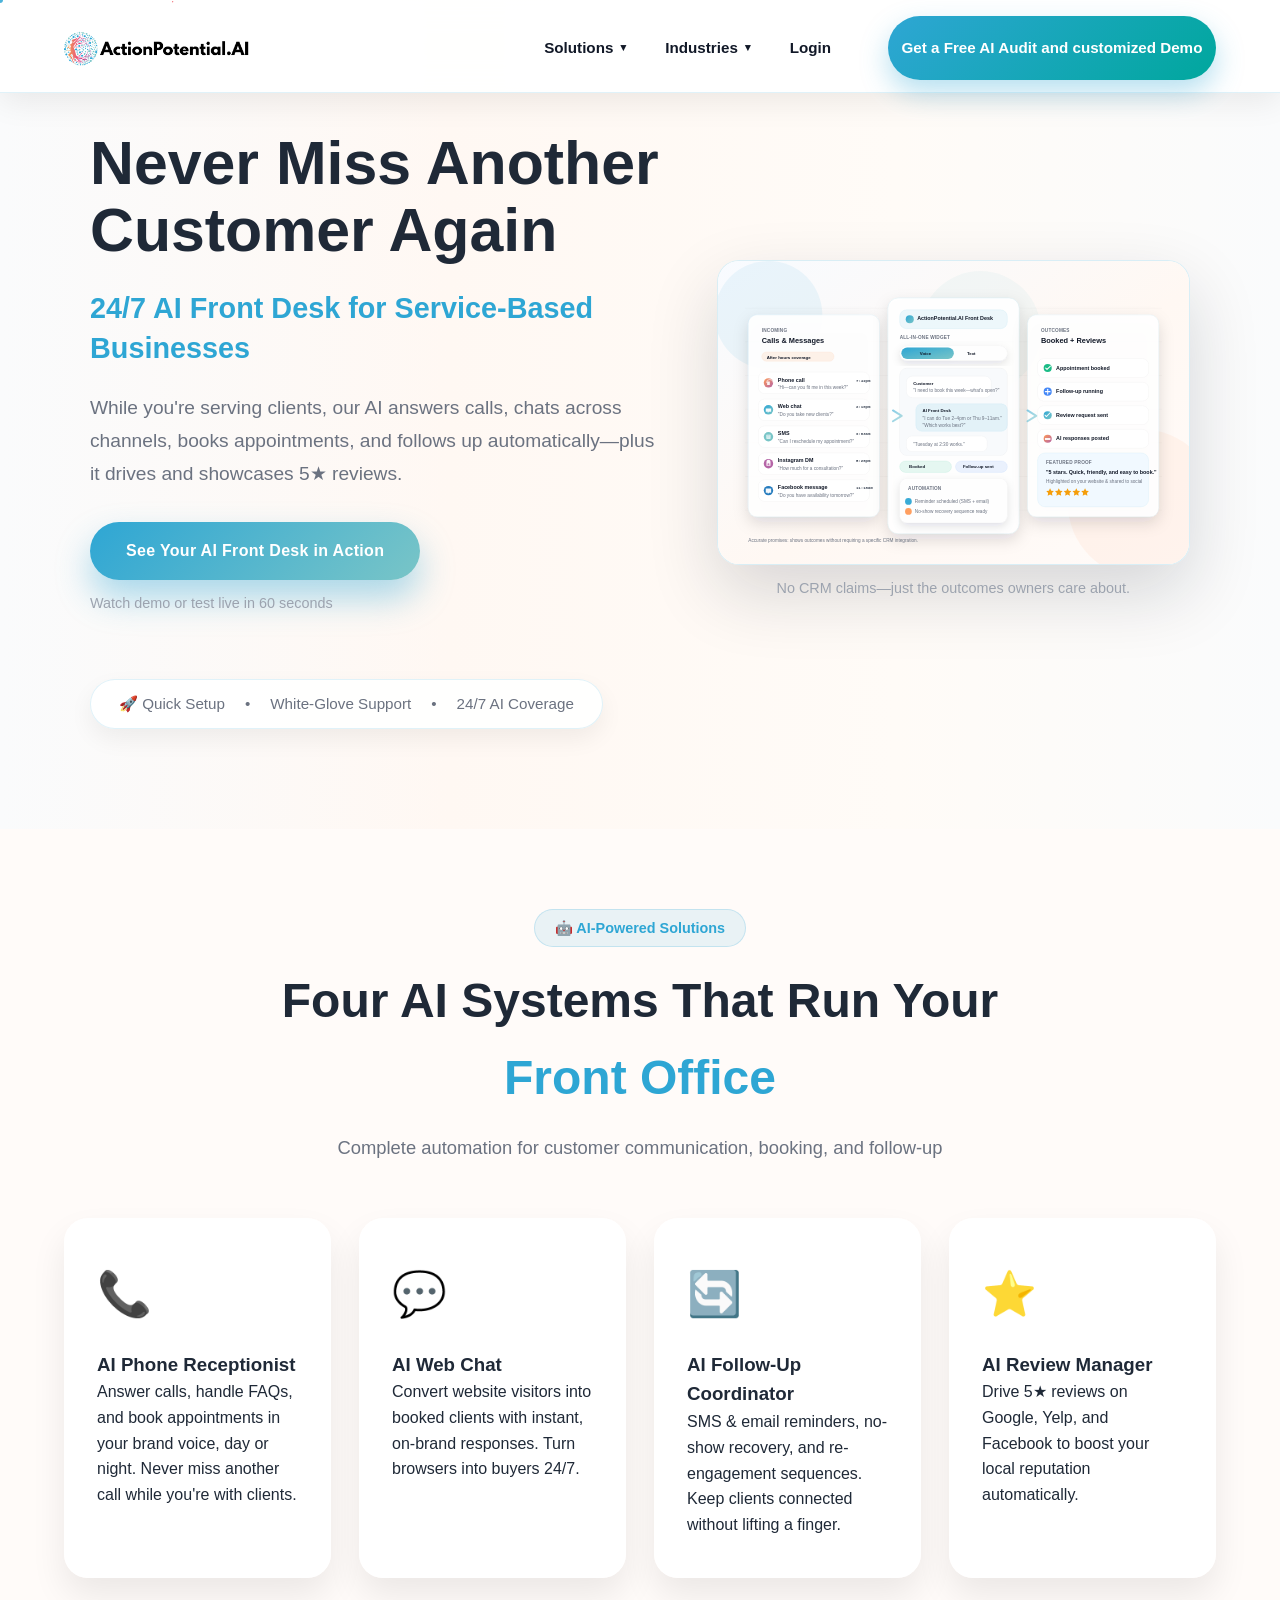
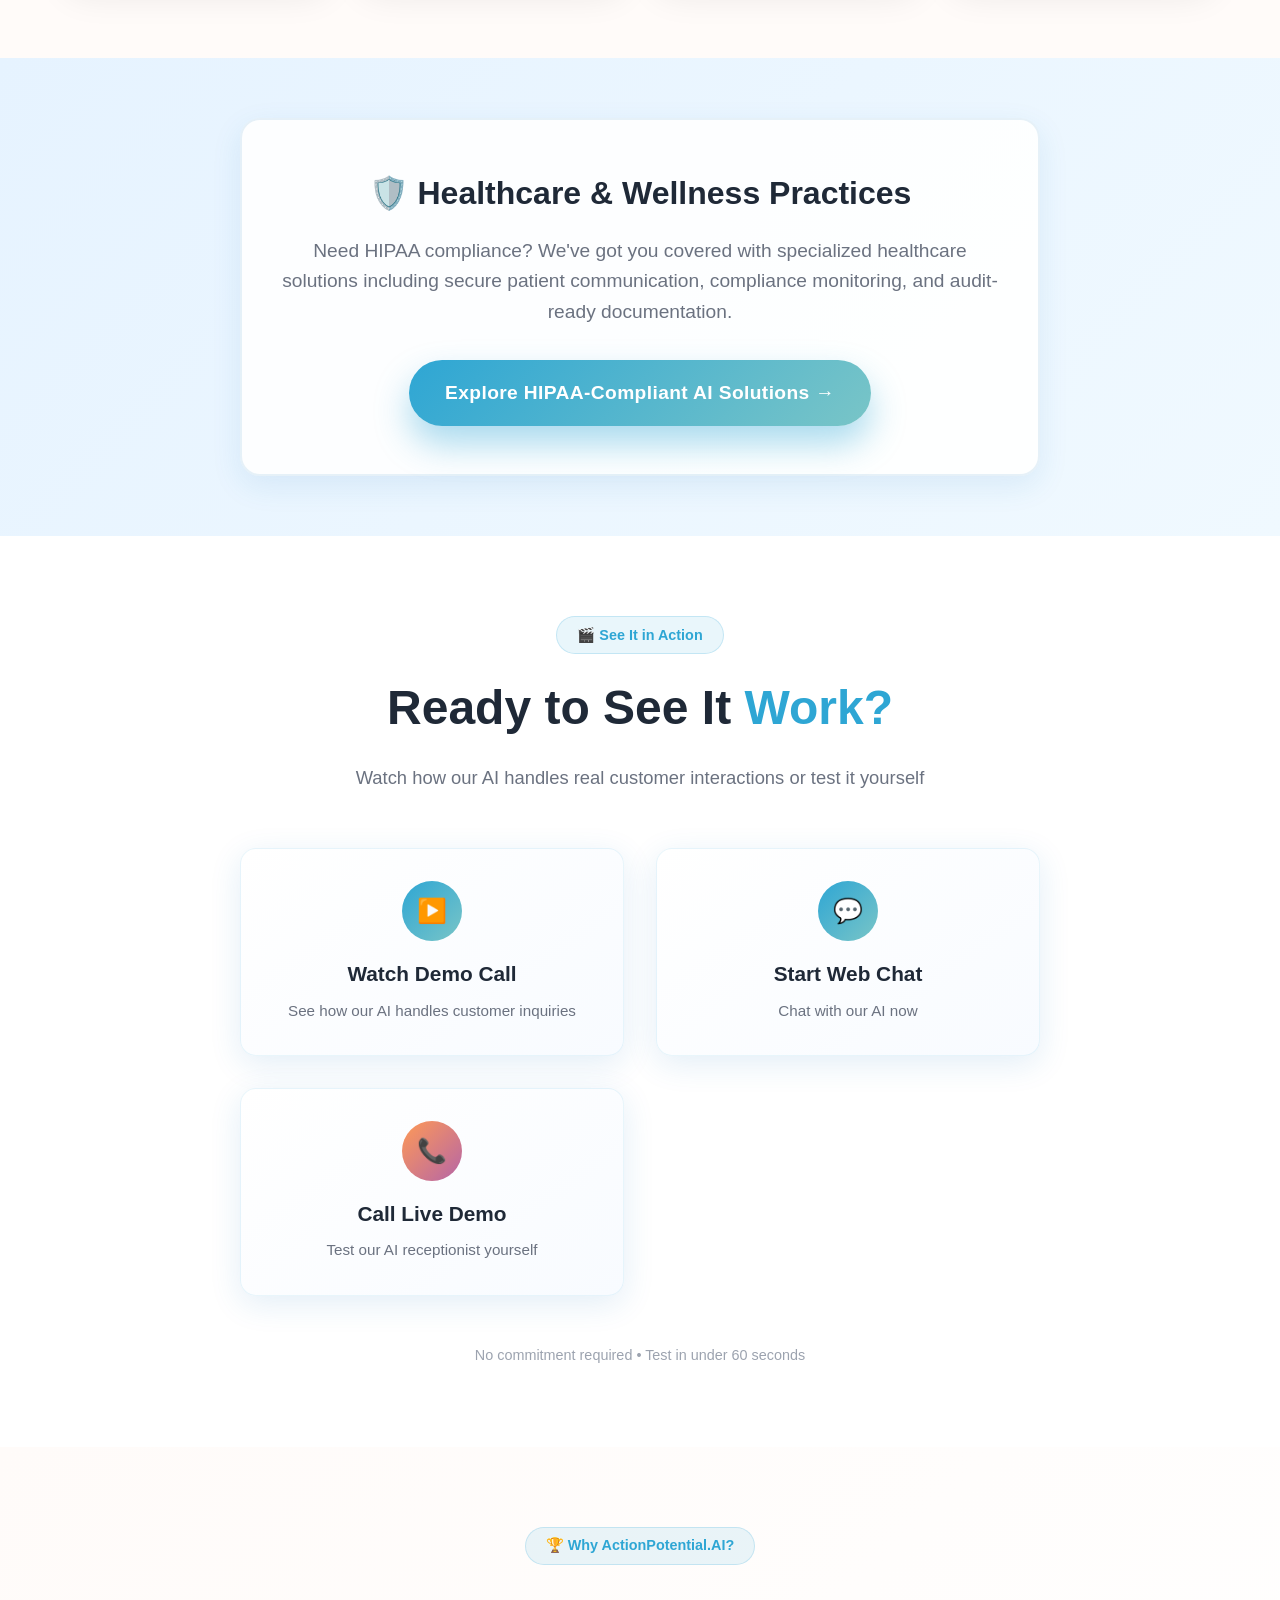
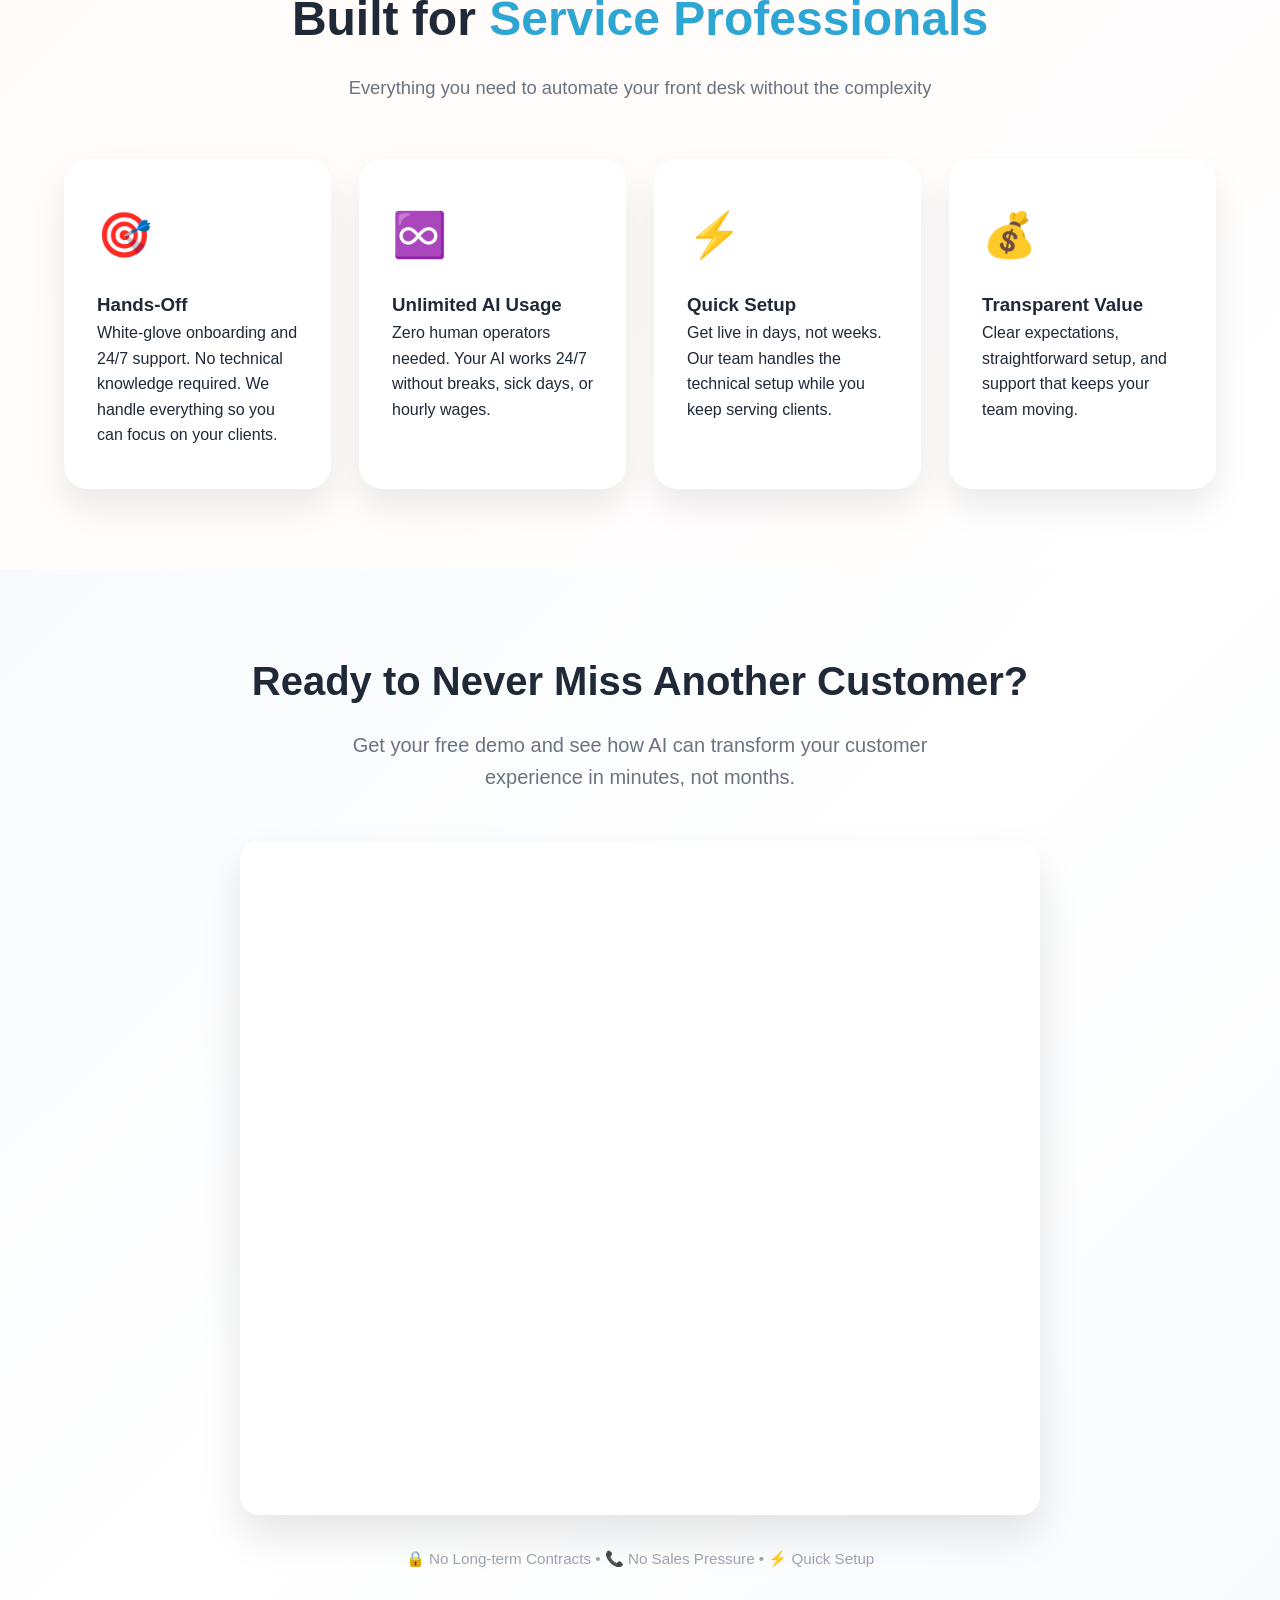
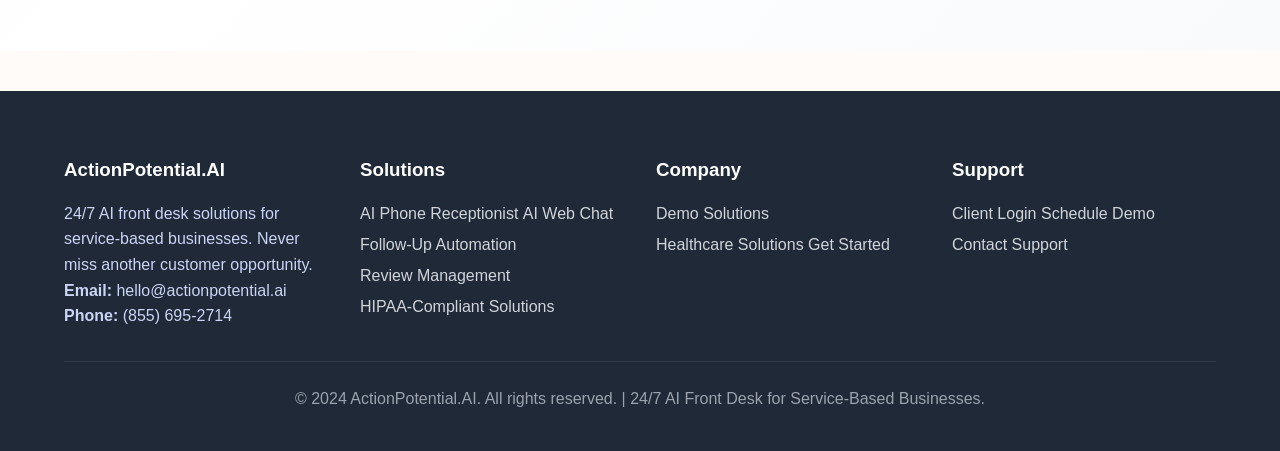
<file: index.html>
<!DOCTYPE html>
<html lang="en">
<head>
    <meta charset="UTF-8">
    <meta name="viewport" content="width=device-width, initial-scale=1.0">
    <title>ActionPotential.AI - 24/7 AI Front Desk for Service-Based Businesses</title>
    <meta name="description" content="Never miss a call, inquiry, or booking opportunity again. Our 24/7 AI receptionist, chat concierge, and engagement automations work for all service-based businesses.">
    
    <style>
        :root {
            --sand: #fffbf9;
            --card: rgba(255, 255, 255, 0.85);
            --glass: rgba(255, 255, 255, 0.9);
            --ink: #1f2937;
            --muted: #6b7280;
            --brand: #2EA6D4;
            --brand-dark: #1B75BB;
            --mint: #79C5C7;
            --nav-logo-size: clamp(48px, 6vw, 64px);
            --nav-logo-shift: calc(var(--nav-logo-size) * -0.23);
        }

        * {
            margin: 0;
            padding: 0;
            box-sizing: border-box;
            scroll-behavior: smooth;
        }

        body {
            font-family: -apple-system, BlinkMacSystemFont, 'Segoe UI', Roboto, sans-serif;
            line-height: 1.6;
            color: var(--ink);
            background: var(--sand);
            overflow-x: hidden;
        }

        img {
            max-width: 100%;
            height: auto;
            display: block;
        }

        a {
            color: var(--brand);
        }

        .mesh-gradient {
            position: fixed;
            inset: 0;
            background: var(--sand);
            z-index: -3;
        }

        .mesh-gradient::before {
            content: '';
            position: absolute;
            inset: 0;
            background:
                radial-gradient(circle at 20% 30%, rgba(255, 154, 86, 0.08) 0%, transparent 45%),
                radial-gradient(circle at 80% 60%, rgba(46, 166, 212, 0.08) 0%, transparent 50%),
                radial-gradient(circle at 40% 80%, rgba(121, 197, 199, 0.08) 0%, transparent 45%);
            animation: meshShift 30s ease-in-out infinite;
        }

        @keyframes meshShift {
            0%, 100% { transform: translate(0, 0) scale(1); }
            33% { transform: translate(-5%, -5%) scale(1.05); }
            66% { transform: translate(5%, 5%) scale(0.95); }
        }

        .floating-orbs {
            position: fixed;
            inset: 0;
            pointer-events: none;
            z-index: -2;
            overflow: hidden;
        }

        .orb {
            position: absolute;
            border-radius: 50%;
            filter: blur(80px);
            opacity: 0.12;
            animation: float 24s ease-in-out infinite;
            will-change: transform;
        }

        .orb1 { width: 600px; height: 600px; background: #2EA6D4; top: -200px; left: -200px; }
        .orb2 { width: 500px; height: 500px; background: #FF9A56; bottom: -200px; right: -150px; animation-delay: -6s; }
        .orb3 { width: 480px; height: 480px; background: #79C5C7; top: 30%; left: 45%; animation-delay: -12s; }
        .orb4 { width: 420px; height: 420px; background: #B565A7; top: 15%; right: 5%; animation-delay: -18s; }

        @keyframes float {
            0%, 100% { transform: translate(0, 0) scale(1); }
            25% { transform: translate(20px, -30px) scale(1.05); }
            50% { transform: translate(-15px, 20px) scale(0.95); }
            75% { transform: translate(-25px, -15px) scale(1.02); }
        }

        .cursor-follower {
            position: fixed;
            width: 48px;
            height: 48px;
            border-radius: 50%;
            background: radial-gradient(circle,
                rgba(46, 166, 212, 0.15) 0%,
                rgba(121, 197, 199, 0.1) 35%,
                rgba(27, 117, 187, 0.05) 60%,
                transparent 80%);
            pointer-events: none;
            z-index: 9999;
            transform: translate(-50%, -50%);
            transition: all 0.25s cubic-bezier(0.25, 0.46, 0.45, 0.94);
            mix-blend-mode: screen;
            filter: blur(0.5px);
            display: none;
            opacity: 0.85;
            will-change: transform, left, top;
        }

        .cursor-dot {
            position: fixed;
            width: 6px;
            height: 6px;
            border-radius: 50%;
            background: #2EA6D4;
            pointer-events: none;
            z-index: 10000;
            transform: translate(-50%, -50%);
            transition: all 0.08s ease-out;
            display: none;
            opacity: 0.85;
            will-change: transform, left, top;
        }

        @media (hover: hover) and (pointer: fine) {
            .cursor-follower,
            .cursor-dot {
                display: block;
            }

            body {
                cursor: none;
            }
        }

        body.cursor-hover .cursor-follower {
            width: 64px;
            height: 64px;
            background: radial-gradient(circle,
                rgba(255, 154, 86, 0.12) 0%,
                rgba(181, 101, 167, 0.08) 30%,
                rgba(46, 166, 212, 0.05) 60%,
                transparent 85%);
            filter: blur(0.8px);
            opacity: 0.95;
        }

        body.cursor-hover .cursor-dot {
            transform: translate(-50%, -50%) scale(1.25);
            background: linear-gradient(135deg, #2EA6D4, #00A79D);
        }

        body.cursor-service .cursor-follower {
            width: 72px;
            height: 72px;
            background: radial-gradient(circle,
                rgba(46, 166, 212, 0.08) 0%,
                rgba(27, 117, 187, 0.05) 40%,
                transparent 85%);
            border: 1px solid rgba(46, 166, 212, 0.15);
            filter: blur(0.5px);
        }

        body.cursor-gradient .cursor-follower {
            width: 56px;
            height: 56px;
            background: radial-gradient(circle,
                rgba(46, 166, 212, 0.12) 0%,
                rgba(121, 197, 199, 0.08) 30%,
                rgba(255, 154, 86, 0.04) 60%,
                transparent 85%);
            animation: gentlePulse 3s ease-in-out infinite;
            filter: blur(1px);
        }

        .cursor-follower.clicking {
            transform: translate(-50%, -50%) scale(0.85);
        }

        .cursor-dot.clicking {
            transform: translate(-50%, -50%) scale(0.6);
        }

        @keyframes gentlePulse {
            0%, 100% { transform: scale(1); opacity: 0.85; }
            50% { transform: scale(1.08); opacity: 1; }
        }

        @media (hover: none) and (pointer: coarse) {
            .cursor-follower,
            .cursor-dot {
                display: none !important;
            }

            body {
                cursor: auto !important;
            }
        }

        ::selection {
            background: rgba(46, 166, 212, 0.2);
            color: var(--ink);
        }

        ::-webkit-scrollbar { width: 12px; background: #f8fafc; }
        ::-webkit-scrollbar-track { background: #f1f5f9; border-radius: 10px; margin: 5px; }
        ::-webkit-scrollbar-thumb {
            background: var(--brand);
            border-radius: 10px;
            border: 2px solid #f1f5f9;
        }
        ::-webkit-scrollbar-thumb:hover { background: var(--brand-dark); }

        .container {
            max-width: 1200px;
            margin: 0 auto;
            padding: 0 24px;
        }

        header {
            position: fixed;
            inset: 0 0 auto 0;
            background: rgba(255, 255, 255, 0.92);
            border-bottom: 1px solid rgba(46, 166, 212, 0.15);
            backdrop-filter: blur(20px);
            -webkit-backdrop-filter: blur(20px);
            z-index: 1000;
            padding: 1rem 0 0.75rem 0;
            box-shadow: 0 8px 30px rgba(0, 0, 0, 0.08);
            animation: slideDown 0.8s ease;
        }

        @keyframes slideDown {
            from { transform: translateY(-100%); opacity: 0; }
            to { transform: translateY(0); opacity: 1; }
        }

        nav {
            display: flex;
            justify-content: space-between;
            align-items: center;
            gap: 1.5rem;
        }

        .logo {
            display: inline-flex;
            align-items: center;
            gap: 0.75rem;
            line-height: 1;
        }

        .logo a {
            display: inline-flex;
            align-items: center;
            line-height: 1;
        }

        .logo-image {
            height: var(--nav-logo-size);
            width: auto;
            display: block;
            transition: transform 0.3s ease;
            transform: translateY(var(--nav-logo-shift));
        }

        .logo-image:hover {
            transform: translateY(var(--nav-logo-shift)) scale(1.05);
        }

        .nav-links {
            display: flex;
            list-style: none;
            gap: 0.6rem;
            align-items: center;
            min-height: var(--nav-logo-size);
        }

        .nav-links .spacer {
            width: 1.5rem;
            display: inline-block;
        }

        .nav-item {
            position: relative;
        }

        .nav-link {
            display: inline-flex;
            align-items: center;
            justify-content: center;
            gap: 0.3rem;
            padding: 0 0.85rem;
            height: var(--nav-logo-size);
            border-radius: 999px;
            font-size: 0.95rem;
            font-weight: 600;
            color: #111827;
            line-height: 1;
            text-decoration: none;
            transition: background 0.2s ease, color 0.2s ease;
        }

        .nav-link:hover,
        .nav-link:focus-visible {
            background: rgba(46, 166, 212, 0.12);
            color: var(--ink);
        }

        .cta-link {
            background: linear-gradient(135deg, var(--brand), #00A79D);
            color: #fff !important;
            box-shadow: 0 12px 28px rgba(46, 166, 212, 0.35);
            position: relative;
            overflow: hidden;
        }

        .cta-link::before {
            content: '';
            position: absolute;
            inset: 0;
            background: linear-gradient(90deg, transparent, rgba(255,255,255,0.45), transparent);
            transform: translateX(-100%);
            transition: transform 0.5s ease;
        }

        .cta-link:hover::before {
            transform: translateX(100%);
        }

        .dropdown-arrow {
            font-size: 0.65rem;
            transition: transform 0.3s ease;
        }

        .nav-item:hover > .nav-link .dropdown-arrow {
            transform: rotate(180deg);
        }

        .mega {
            position: static;
        }

        .mega-panel {
            position: absolute;
            left: 50%;
            top: calc(100% + 0.3rem);
            transform: translate(-50%, 0);
            background: rgba(255, 255, 255, 0.98);
            border-radius: 24px;
            border: 1px solid rgba(46, 166, 212, 0.15);
            box-shadow: 0 35px 65px rgba(15, 23, 42, 0.18);
            padding: 2rem;
            min-width: 880px;
            opacity: 0;
            pointer-events: none;
            transition: opacity 0.18s ease;
            z-index: 1000;
        }

        .mega-panel.simple-grid {
            display: grid;
            grid-template-columns: 1fr;
            gap: 0.5rem;
            min-width: 320px;
            padding: 1.5rem;
        }

        .mega-panel.simple-grid a {
            font-size: 0.95rem;
            font-weight: 600;
        }

        .mega-panel.simple-grid a + a {
            margin-top: 0.4rem;
        }

        .mega-panel::before {
            content: '';
            position: absolute;
            top: -30px;
            left: -16px;
            right: -16px;
            height: 30px;
            pointer-events: none;
        }

        .industries-grid {
            display: grid;
            grid-template-columns: repeat(2, minmax(220px, 1fr));
            gap: 1.5rem;
        }

        .industries-grid a {
            display: block;
            padding: 0.65rem 0;
        }

        .mega-panel__intro {
            display: flex;
            justify-content: space-between;
            align-items: center;
            gap: 1.5rem;
            padding-bottom: 1.5rem;
            border-bottom: 1px solid rgba(15, 23, 42, 0.08);
        }

        .mega-panel__intro h3 {
            font-size: 1.25rem;
            margin-bottom: 0.4rem;
            color: var(--ink);
        }

        .mega-panel__intro p {
            margin: 0;
            color: var(--muted);
        }

        .mega-panel__cta {
            border-radius: 999px;
            padding: 0.65rem 1.75rem;
            border: 1px solid rgba(46, 166, 212, 0.4);
            text-decoration: none;
            font-weight: 600;
            color: var(--brand);
            transition: background 0.2s ease, color 0.2s ease;
            white-space: nowrap;
        }

        .mega-panel__cta:hover {
            background: rgba(46, 166, 212, 0.08);
            color: var(--brand-dark);
        }

        .mega-grid {
            display: grid;
            grid-template-columns: repeat(3, minmax(0, 1fr));
            gap: 1.5rem;
            margin-top: 1.5rem;
        }

        .mega:hover .mega-panel,
        .mega:focus-within .mega-panel,
        .mega.is-open .mega-panel {
            opacity: 1;
            pointer-events: auto;
            transform: translate(-50%, 0);
        }

        .mega-label {
            text-transform: uppercase;
            letter-spacing: 0.08em;
            font-size: 0.75rem;
            color: #9ca3af;
            margin-bottom: 0.85rem;
        }

        .mega-panel a {
            display: block;
            padding: 0.65rem 0;
            border-radius: 10px;
            text-decoration: none;
            color: var(--ink);
            transition: transform 0.2s ease, background 0.2s ease;
        }

        .mega-panel a strong {
            display: block;
            font-size: 0.98rem;
            font-weight: 600;
        }

        .mega-panel a small {
            display: block;
            font-size: 0.85rem;
            color: var(--muted);
            margin-top: 0.25rem;
        }

        .mega-panel a:hover {
            background: rgba(46, 166, 212, 0.08);
            transform: translateX(4px);
        }

        .mega-highlight {
            background: linear-gradient(135deg, rgba(46, 166, 212, 0.08), rgba(121, 197, 199, 0.12));
            border: 1px solid rgba(46, 166, 212, 0.2);
        }

        .mega-panel .mega-cta {
            margin-top: 0.5rem;
            border-radius: 999px;
            padding: 0.65rem 1.75rem;
            text-align: center;
            border: 1px solid rgba(46, 166, 212, 0.4);
        }

        .mega-panel ul {
            list-style: none;
            margin: 0;
            padding: 0;
        }

        .mega-panel ul li + li {
            margin-top: 0.4rem;
        }

        .btn-primary,
        .btn-secondary {
            border-radius: 999px;
            font-weight: 600;
            letter-spacing: 0.02em;
            padding: 1rem 2.25rem;
            display: inline-flex;
            justify-content: center;
            align-items: center;
            text-decoration: none;
            transition: transform 0.3s ease, box-shadow 0.3s ease;
        }

        .btn-primary {
            background: linear-gradient(135deg, var(--brand), var(--mint));
            color: white;
            box-shadow: 0 18px 35px rgba(46, 166, 212, 0.4);
        }

        .btn-primary:hover {
            transform: translateY(-2px);
        }

        .btn-secondary {
            border: 2px solid var(--brand);
            color: var(--brand);
            background: transparent;
        }

        .btn-secondary:hover {
            background: var(--brand);
            color: white;
            transform: translateY(-2px);
            box-shadow: 0 15px 30px rgba(46, 166, 212, 0.3);
        }

        .hero {
            padding: 130px 0 100px;
            background: linear-gradient(90deg, #fafbfc 0%, #fff8f3 35%, #fffbf7 70%, #fafbfc 100%);
            position: relative;
        }

        .hero-content {
            max-width: 1100px;
            margin: 0 auto;
            position: relative;
            z-index: 2;
        }

        .hero-grid {
            display: grid;
            grid-template-columns: minmax(0, 1.1fr) minmax(0, 0.9fr);
            align-items: center;
            gap: 3rem;
        }

        .hero-copy {
            text-align: left;
        }

        .hero-copy .rating {
            justify-content: flex-start;
            margin-top: 2rem;
        }

        .hero-visual {
            display: flex;
            justify-content: center;
            align-items: center;
        }

        .hero-visual img {
            width: 100%;
            max-width: 520px;
            height: auto;
            border-radius: 22px;
            box-shadow: 0 28px 70px rgba(15, 23, 42, 0.16);
            border: 1px solid rgba(46, 166, 212, 0.18);
            background: rgba(255, 255, 255, 0.7);
        }

        .hero-visual-note {
            margin-top: 0.75rem;
            text-align: center;
            color: #9ca3af;
            font-size: 0.9rem;
        }

        .hero h1 {
            font-size: clamp(2.5rem, 5vw, 3.8rem);
            font-weight: 800;
            line-height: 1.1;
            margin-bottom: 1rem;
        }

        .hero-subtitle {
            font-size: 1.6rem;
            font-weight: 600;
            color: var(--brand);
            margin-bottom: 1.25rem;
        }

        .hero-description {
            font-size: 1.2rem;
            color: var(--muted);
            margin-bottom: 1.5rem;
        }

        .hero-cta {
            margin: 2rem 0;
        }

        .hero-note {
            color: #9ca3af;
            font-size: 0.95rem;
        }

        .rating {
            display: inline-flex;
            gap: 0.75rem;
            flex-wrap: wrap;
            background: rgba(255, 255, 255, 0.9);
            padding: 0.75rem 1.75rem;
            border-radius: 999px;
            border: 1px solid rgba(46, 166, 212, 0.15);
            box-shadow: 0 10px 25px rgba(0, 0, 0, 0.06);
        }

        .rating span {
            font-size: 0.95rem;
            color: var(--muted);
        }

        section {
            position: relative;
        }

        .section-block {
            padding: 90px 0;
        }

        .section-header {
            text-align: center;
            max-width: 720px;
            margin: 0 auto 3.5rem;
        }

        .section-badge {
            display: inline-flex;
            align-items: center;
            gap: 0.35rem;
            padding: 0.4rem 1.25rem;
            border-radius: 999px;
            background: rgba(46, 166, 212, 0.1);
            color: var(--brand);
            border: 1px solid rgba(46, 166, 212, 0.2);
            font-size: 0.9rem;
            font-weight: 600;
        }

        .section-header h2 {
            font-size: clamp(2.2rem, 4vw, 3rem);
            margin: 1rem 0;
        }

        .section-header p {
            font-size: 1.15rem;
            color: var(--muted);
        }

        .highlight {
            color: var(--brand);
        }

        .services {
            background: linear-gradient(135deg, #fffbf9 0%, #fffefd 45%, #fffbf9 100%);
        }

        .services-grid {
            display: grid;
            grid-template-columns: repeat(auto-fit, minmax(260px, 1fr));
            gap: 1.75rem;
        }

        .service-card {
            background: var(--glass);
            padding: 2.5rem 2rem;
            border-radius: 24px;
            border: 1px solid rgba(255, 255, 255, 0.7);
            box-shadow: 0 18px 35px rgba(0, 0, 0, 0.08);
            backdrop-filter: blur(18px);
            -webkit-backdrop-filter: blur(18px);
            transition: transform 0.35s ease, box-shadow 0.35s ease;
        }

        .service-card:hover {
            transform: translateY(-8px);
            box-shadow: 0 30px 45px rgba(46, 166, 212, 0.2);
        }

        .service-icon {
            font-size: 2.75rem;
            margin-bottom: 1.25rem;
        }

        .callout-card {
            max-width: 860px;
            margin: 0 auto;
            padding: 3rem 2.5rem;
            background: linear-gradient(135deg, rgba(240, 249, 255, 0.9), rgba(255, 255, 255, 0.9));
            border-radius: 28px;
            border: 1px solid rgba(46, 166, 212, 0.15);
            text-align: center;
            box-shadow: 0 25px 55px rgba(46, 166, 212, 0.18);
        }

        .callout-card h3 {
            font-size: 2rem;
            margin-bottom: 1rem;
        }

        .callout-card p {
            color: var(--muted);
            margin-bottom: 1.75rem;
            font-size: 1.15rem;
        }

        .demo-grid {
            display: grid;
            grid-template-columns: repeat(auto-fit, minmax(240px, 1fr));
            gap: 1.5rem;
            margin-top: 2rem;
        }

        .demo-card {
            background: var(--glass);
            border-radius: 24px;
            padding: 2rem 1.5rem;
            border: 1px solid rgba(255, 255, 255, 0.7);
            box-shadow: 0 20px 40px rgba(27, 117, 187, 0.12);
            text-align: center;
            transition: transform 0.3s ease, box-shadow 0.3s ease;
        }

        .demo-card.accent {
            border-color: rgba(255, 154, 86, 0.4);
            box-shadow: 0 25px 45px rgba(255, 154, 86, 0.25);
        }

        .demo-card:hover {
            transform: translateY(-8px);
        }

        .demo-icon {
            width: 64px;
            height: 64px;
            border-radius: 50%;
            margin: 0 auto 1rem;
            display: grid;
            place-items: center;
            font-size: 1.5rem;
            color: white;
            background: linear-gradient(135deg, var(--brand), var(--mint));
        }

        .demo-card h4 {
            font-size: 1.25rem;
            margin-bottom: 0.5rem;
        }

        .demo-card p {
            color: var(--muted);
            font-size: 0.95rem;
        }

        .section-note {
            text-align: center;
            color: #9ca3af;
            margin-top: 1.5rem;
            font-size: 0.95rem;
        }

        .why-choose {
            background: linear-gradient(135deg, #fffbf9 0%, #ffffff 60%, #fffbf9 100%);
        }

        .cta-panel {
            max-width: 860px;
            margin: 0 auto;
            padding: 3rem 2.5rem;
            border-radius: 28px;
            text-align: center;
            background: linear-gradient(135deg, rgba(27, 117, 187, 0.05), rgba(46, 166, 212, 0.08));
            border: 1px solid rgba(46, 166, 212, 0.2);
            box-shadow: 0 30px 70px rgba(46, 166, 212, 0.18);
        }

        .booking-section {
            background: linear-gradient(135deg, #f8fafc 0%, #ffffff 40%, #f8fafc 100%);
        }

        .booking-panel {
            max-width: 860px;
            margin: 0 auto;
            background: rgba(255, 255, 255, 0.95);
            border-radius: 24px;
            padding: 2rem;
            border: 1px solid rgba(255, 255, 255, 0.8);
            box-shadow: 0 25px 55px rgba(0, 0, 0, 0.1);
        }

        .booking-frame {
            width: 100%;
            border: none;
            border-radius: 16px;
            height: 600px;
        }

        .booking-note {
            text-align: center;
            margin-top: 1.5rem;
            color: #9ca3af;
        }

        footer {
            background: var(--ink);
            color: #cbd5f5;
            padding: 4rem 0 2.5rem;
            margin-top: 40px;
        }

        .footer-content {
            display: grid;
            grid-template-columns: repeat(auto-fit, minmax(220px, 1fr));
            gap: 2rem;
            margin-bottom: 2rem;
        }

        .footer-section h3 {
            color: white;
            margin-bottom: 1rem;
        }

        .footer-section a {
            color: #d1d5db;
            text-decoration: none;
            margin-bottom: 0.35rem;
            display: inline-flex;
        }

        .footer-section a:hover {
            color: var(--brand);
        }

        .footer-bottom {
            border-top: 1px solid rgba(255, 255, 255, 0.08);
            padding-top: 1.5rem;
            text-align: center;
            color: #9ca3af;
        }

        .animate-on-scroll {
            opacity: 0;
            transform: translateY(24px);
            transition: opacity 0.8s ease, transform 0.8s ease;
        }

        .animate-on-scroll.animate-in {
            opacity: 1;
            transform: translateY(0);
        }

        @media (max-width: 992px) {
            nav {
                flex-wrap: wrap;
            }

            .header-actions {
                margin-left: auto;
            }
        }

        @media (max-width: 1024px) {
            .mega-panel {
                display: none !important;
            }
        }

        @media (max-width: 768px) {
            :root {
                --nav-logo-shift: 0px;
            }

            header {
                padding: 0.5rem 0;
            }

            .nav-links {
                display: none;
            }

            .hero {
                padding: 120px 0 80px;
            }

            .hero-grid {
                grid-template-columns: 1fr;
                gap: 2rem;
            }

            .hero-copy {
                text-align: center;
            }

            .hero-copy .rating {
                justify-content: center;
            }

            .services-grid,
            .demo-grid {
                grid-template-columns: 1fr;
            }

            .callout-card,
            .cta-panel {
                padding: 2.25rem 1.5rem;
            }

            .dropdown-arrow {
                display: none;
            }
        }

        .mobile-heading {
            font-size: 0.85rem;
            text-transform: uppercase;
            letter-spacing: 0.08em;
            color: #9ca3af;
            margin-bottom: 0.5rem;
        }

        @media (max-width: 500px) {
            .hero {
                padding: 110px 0 70px;
            }

            .hero h1 {
                font-size: 2.2rem;
            }

            .hero-subtitle {
                font-size: 1.25rem;
            }

            .section-block {
                padding: 70px 0;
            }

            .callout-card h3 {
                font-size: 1.5rem;
            }
        }
    </style>
</head>
<body>
    <!-- Top anchor for logo link -->
    <div id="top"></div>
    
    <!-- Background Elements -->
    <div class="mesh-gradient"></div>
    <div class="floating-orbs">
        <div class="orb orb1"></div>
        <div class="orb orb2"></div>
        <div class="orb orb3"></div>
        <div class="orb orb4"></div>
    </div>

    <div class="cursor-follower"></div>
    <div class="cursor-dot"></div>

    <!-- Header -->
    <header>
        <div class="container">
            <nav>
                <div class="logo">
                    <a href="/">
                        <img src="logotrans.png" alt="ActionPotential.AI" class="logo-image">
                    </a>
                </div>
                <ul class="nav-links">
                    <li class="nav-item mega">
                        <a href="/#services" class="nav-link">
                            Solutions
                            <span class="dropdown-arrow">▼</span>
                        </a>
                        <div class="mega-panel simple-grid">
                            <a href="/#services"><strong>AI Front Desk</strong></a>
                            <a href="/#services"><strong>Full Funnel Behavior-Based Advertising & Automation</strong></a>
                            <a href="/#services"><strong>Answer Engine Optimization (AEO)</strong></a>
                        </div>
                    </li>
                    <li class="nav-item mega">
                        <a href="/#who-we-serve" class="nav-link">
                            Industries
                            <span class="dropdown-arrow">▼</span>
                        </a>
                        <div class="mega-panel industries-grid">
                            <div>
                                <p class="mega-label">Column One</p>
                            <a href="/hipaa.html"><strong>Healthcare</strong><small>HIPAA-ready AI front desk for medical, dental, behavioral health, PT, and more.</small></a>
                                <a href="/#who-we-serve"><strong>Fitness & Wellness</strong><small>Gyms, yoga, studios, coaches, and wellness centers that live on bookings.</small></a>
                                <a href="/#who-we-serve"><strong>Home Services</strong><small>HVAC, plumbing, electrical, cleaning, and trades that can’t miss urgent calls.</small></a>
                                <a href="/#who-we-serve"><strong>Salons & Beauty</strong><small>Salons, spas, med spas, and studios that depend on rebooking and reviews.</small></a>
                            </div>
                            <div>
                                <p class="mega-label">Column Two</p>
                                <a href="/#who-we-serve"><strong>Restaurants & Hospitality</strong><small>Answer calls, manage reservations, events, and catering inquiries automatically.</small></a>
                                <a href="/#who-we-serve"><strong>Real Estate</strong><small>Capture buyer/seller leads, route calls, and book consultations 24/7.</small></a>
                                <a href="/#who-we-serve"><strong>Legal & Professional Services</strong><small>Law firms, accountants, and advisors who can’t afford missed consults.</small></a>
                                <a href="/#who-we-serve"><strong>Automotive</strong><small>Auto repair, detailing, tire shops, and body shops driven by phone and bookings.</small></a>
                            </div>
                        </div>
                    </li>
                    <li>
                        <a href="https://app.actionpotential.ai/" class="nav-link" target="_blank" rel="noopener">Login</a>
                    </li>
                    <li>
                        <span class="spacer" aria-hidden="true"></span>
                    </li>
                    <li>
                        <a href="/#book-demo" class="nav-link cta-link">Get a Free AI Audit and customized Demo</a>
                    </li>
                </ul>
            </nav>
        </div>
    </header>

    <!-- Hero Section -->
    <section class="hero">
        <div class="container">
            <div class="hero-content">
                <div class="hero-grid">
                    <div class="hero-copy">
                        <h1>
                            Never Miss Another Customer Again
                        </h1>
                        <h2 style="font-size: 1.8rem; font-weight: 600; color: #2EA6D4; margin: 1.5rem 0; line-height: 1.4;">
                            24/7 AI Front Desk for Service-Based Businesses
                        </h2>
                        <p style="font-size: 1.2rem; color: #6b7280; margin-bottom: 2rem; line-height: 1.7;">
                            While you're serving clients, our AI answers calls, chats across channels, books appointments, and follows up automatically—plus it drives and showcases 5★ reviews.
                        </p>
                        
                        <!-- CTA Button -->
                        <div style="margin: 2rem 0;">
                            <a href="#demo" class="btn-primary">
                                See Your AI Front Desk in Action
                            </a>
                            <p style="margin-top: 0.75rem; color: #9ca3af; font-size: 0.9rem;">
                                Watch demo or test live in 60 seconds
                            </p>
                        </div>
                        
                        <!-- Badge Row -->
                        <div class="rating">
                            <span>🚀 Quick Setup</span>
                            <span style="margin: 0 0.5rem;">•</span>
                            <span>White-Glove Support</span>
                            <span style="margin: 0 0.5rem;">•</span>
                            <span>24/7 AI Coverage</span>
                        </div>
                    </div>

                    <div class="hero-visual">
                        <div style="width: 100%;">
                            <img
                                src="hero-unified-inbox.svg"
                                alt="All channels routed to an AI front desk that books appointments, runs follow-ups, and automates reviews."
                                loading="eager"
                                decoding="async"
                            >
                            <div class="hero-visual-note">No CRM claims—just the outcomes owners care about.</div>
                        </div>
                    </div>
                </div>
            </div>
        </div>
    </section>

    <!-- Services Section -->
    <section id="services" class="services" style="padding: 80px 0; background: #fffbf9;">
        <div class="container">
            <div class="section-header">
                <div class="section-badge">🤖 AI-Powered Solutions</div>
                <h2>Four AI Systems That Run Your <span class="highlight">Front Office</span></h2>
                <p>Complete automation for customer communication, booking, and follow-up</p>
            </div>
            
            <div class="services-grid">
                <div class="service-card">
                    <div class="service-icon">📞</div>
                    <h3>AI Phone Receptionist</h3>
                    <p>Answer calls, handle FAQs, and book appointments in your brand voice, day or night. Never miss another call while you're with clients.</p>
                </div>
                
                <div class="service-card">
                    <div class="service-icon">💬</div>
                    <h3>AI Web Chat</h3>
                    <p>Convert website visitors into booked clients with instant, on-brand responses. Turn browsers into buyers 24/7.</p>
                </div>
                
                <div class="service-card">
                    <div class="service-icon">🔄</div>
                    <h3>AI Follow-Up Coordinator</h3>
                    <p>SMS & email reminders, no-show recovery, and re-engagement sequences. Keep clients connected without lifting a finger.</p>
                </div>
                
                <div class="service-card">
                    <div class="service-icon">⭐</div>
                    <h3>AI Review Manager</h3>
                    <p>Drive 5★ reviews on Google, Yelp, and Facebook to boost your local reputation automatically.</p>
                </div>
            </div>
        </div>
    </section>

    <!-- HIPAA Callout Section -->
    <section style="padding: 60px 0; background: linear-gradient(135deg, #e6f3ff, #f0f9ff);">
        <div class="container">
            <div style="max-width: 800px; margin: 0 auto; text-align: center; padding: 3rem 2rem; background: rgba(255, 255, 255, 0.9); border-radius: 20px; box-shadow: 0 10px 30px rgba(27, 117, 187, 0.1); border: 2px solid rgba(27, 117, 187, 0.1);">
                <h3 style="font-size: 2rem; font-weight: 700; color: #1f2937; margin-bottom: 1rem;">
                    🛡️ Healthcare & Wellness Practices
                </h3>
                <p style="font-size: 1.2rem; color: #6b7280; margin-bottom: 2rem; line-height: 1.6;">
                    Need HIPAA compliance? We've got you covered with specialized healthcare solutions including secure patient communication, compliance monitoring, and audit-ready documentation.
                </p>
                <a href="hipaa.html" class="btn-primary" style="font-size: 1.2rem; padding: 18px 36px;">
                    Explore HIPAA-Compliant AI Solutions →
                </a>
            </div>
        </div>
    </section>

    <!-- Demo Section -->
    <section id="demo" style="padding: 80px 0; background: #ffffff;">
        <div class="container">
            <div class="section-header">
                <div class="section-badge">🎬 See It in Action</div>
                <h2>Ready to See It <span class="highlight">Work?</span></h2>
                <p>Watch how our AI handles real customer interactions or test it yourself</p>
            </div>
            
            <div style="max-width: 800px; margin: 0 auto; text-align: center;">
                <div style="display: grid; grid-template-columns: 1fr 1fr; gap: 2rem; margin-bottom: 3rem;">
                    <!-- Watch Demo -->
                    <div style="background: linear-gradient(145deg, #ffffff 0%, #f8fbff 100%); border-radius: 16px; padding: 2rem; box-shadow: 0 8px 32px rgba(27, 117, 187, 0.12); border: 1px solid rgba(46, 166, 212, 0.1); cursor: pointer; transition: all 0.3s ease;">
                        <div style="width: 60px; height: 60px; background: linear-gradient(135deg, #2EA6D4, #79C5C7); border-radius: 50%; display: flex; align-items: center; justify-content: center; margin: 0 auto 1rem; color: white; font-size: 1.5rem;">▶️</div>
                        <h4 style="font-size: 1.3rem; font-weight: 600; color: #1f2937; margin-bottom: 0.5rem;">Watch Demo Call</h4>
                        <p style="color: #6b7280; margin: 0; font-size: 0.95rem;">See how our AI handles customer inquiries</p>
                    </div>
                    
                    <!-- Test Live -->
                    <div id="start-web-chat-tile" style="background: linear-gradient(145deg, #ffffff 0%, #f8fbff 100%); border-radius: 16px; padding: 2rem; box-shadow: 0 8px 32px rgba(27, 117, 187, 0.12); border: 1px solid rgba(46, 166, 212, 0.1); cursor: pointer; transition: all 0.3s ease;">
                        <div style="width: 60px; height: 60px; background: linear-gradient(135deg, #2EA6D4, #79C5C7); border-radius: 50%; display: flex; align-items: center; justify-content: center; margin: 0 auto 1rem; color: white; font-size: 1.5rem;">💬</div>
                        <h4 style="font-size: 1.3rem; font-weight: 600; color: #1f2937; margin-bottom: 0.5rem;">Start Web Chat</h4>
                        <p style="color: #6b7280; margin: 0; font-size: 0.95rem;">Chat with our AI now</p>
                    </div>

                    <a href="tel:1-855-695-2714" style="text-decoration: none; color: inherit;">
                        <div style="background: linear-gradient(145deg, #ffffff 0%, #f8fbff 100%); border-radius: 16px; padding: 2rem; box-shadow: 0 8px 32px rgba(27, 117, 187, 0.12); border: 1px solid rgba(46, 166, 212, 0.1); cursor: pointer; transition: all 0.3s ease;">
                            <div style="width: 60px; height: 60px; background: linear-gradient(135deg, #FF9A56, #B565A7); border-radius: 50%; display: flex; align-items: center; justify-content: center; margin: 0 auto 1rem; color: white; font-size: 1.5rem;">📞</div>
                            <h4 style="font-size: 1.3rem; font-weight: 600; color: #1f2937; margin-bottom: 0.5rem;">Call Live Demo</h4>
                            <p style="color: #6b7280; margin: 0; font-size: 0.95rem;">Test our AI receptionist yourself</p>
                        </div>
                    </a>
                </div>
                
                <p style="color: #9ca3af; font-size: 0.9rem;">No commitment required • Test in under 60 seconds</p>
            </div>
        </div>
    </section>

    <!-- Why Choose Section -->
    <section style="padding: 80px 0; background: linear-gradient(135deg, #fffbf9, #ffffff);">
        <div class="container">
            <div class="section-header">
                <div class="section-badge">🏆 Why ActionPotential.AI?</div>
                <h2>Built for <span class="highlight">Service Professionals</span></h2>
                <p>Everything you need to automate your front desk without the complexity</p>
            </div>
            
            <div class="services-grid">
                <div class="service-card">
                    <div class="service-icon">🎯</div>
                    <h3>Hands-Off</h3>
                    <p>White-glove onboarding and 24/7 support. No technical knowledge required. We handle everything so you can focus on your clients.</p>
                </div>
                
                <div class="service-card">
                    <div class="service-icon">♾️</div>
                    <h3>Unlimited AI Usage</h3>
                    <p>Zero human operators needed. Your AI works 24/7 without breaks, sick days, or hourly wages.</p>
                </div>
                
                <div class="service-card">
                    <div class="service-icon">⚡</div>
                    <h3>Quick Setup</h3>
                    <p>Get live in days, not weeks. Our team handles the technical setup while you keep serving clients.</p>
                </div>
                
                <div class="service-card">
                    <div class="service-icon">💰</div>
                    <h3>Transparent Value</h3>
                    <p>Clear expectations, straightforward setup, and support that keeps your team moving.</p>
                </div>
            </div>
        </div>
    </section>

    <!-- Final CTA Section -->
    <section id="book-demo" style="padding: 80px 0; background: linear-gradient(135deg, #f8fafc 0%, #ffffff 50%, #f8fafc 100%);">
        <div class="container">
            <div style="text-align: center; margin-bottom: 3rem;">
                <h2 style="font-size: 2.5rem; font-weight: 700; color: #1f2937; margin-bottom: 1rem;">Ready to Never Miss Another Customer?</h2>
                <p style="font-size: 1.25rem; color: #6b7280; max-width: 600px; margin: 0 auto;">Get your free demo and see how AI can transform your customer experience in minutes, not months.</p>
            </div>
            
            <!-- Calendar Widget Container -->
            <div style="max-width: 800px; margin: 0 auto; background: rgba(255, 255, 255, 0.95); border-radius: 20px; padding: 2rem; box-shadow: 0 20px 40px rgba(0, 0, 0, 0.1); border: 1px solid rgba(255, 255, 255, 0.8);">
                <iframe src="https://link.actionpotential.ai/widget/booking/ksD7NPYqg5JoFugUIJnm" style="width: 100%; border: none; overflow: hidden; height: 600px; border-radius: 16px;" scrolling="no" id="ksD7NPYqg5JoFugUIJnm_1753301135350"></iframe>
            </div>
            
            <div style="text-align: center; margin-top: 2rem;">
                <p style="color: #9ca3af; font-size: 0.95rem;">🔒 No Long-term Contracts • 📞 No Sales Pressure • ⚡ Quick Setup</p>
            </div>
        </div>
    </section>
    <script src="https://link.actionpotential.ai/js/form_embed.js" type="text/javascript"></script>

    <!-- Footer -->
    <footer id="contact">
        <div class="container">
            <div class="footer-content">
                <div class="footer-section">
                    <h3>ActionPotential.AI</h3>
                    <p>24/7 AI front desk solutions for service-based businesses. Never miss another customer opportunity.</p>
                    <p><strong>Email:</strong> hello@actionpotential.ai</p>
                    <p><strong>Phone:</strong> (855) 695-2714</p>
                </div>
                <div class="footer-section">
                    <h3>Solutions</h3>
                    <a href="#services">AI Phone Receptionist</a>
                    <a href="#services">AI Web Chat</a>
                    <a href="#services">Follow-Up Automation</a>
                    <a href="#services">Review Management</a>
                    <a href="hipaa.html">HIPAA-Compliant Solutions</a>
                </div>
                <div class="footer-section">
                    <h3>Company</h3>
                    <a href="#demo">Demo</a>
                    <a href="#services">Solutions</a>
                    <a href="hipaa.html">Healthcare Solutions</a>
                    <a href="#book-demo">Get Started</a>
                </div>
                <div class="footer-section">
                    <h3>Support</h3>
                    <a href="https://app.actionpotential.ai/" target="_blank">Client Login</a>
                    <a href="#book-demo">Schedule Demo</a>
                    <a href="mailto:hello@actionpotential.ai">Contact Support</a>
                </div>
            </div>
            <div class="footer-bottom">
                <p>&copy; 2024 ActionPotential.AI. All rights reserved. | 24/7 AI Front Desk for Service-Based Businesses.</p>
            </div>
        </div>
    </footer>

    <script>
        // Simple smooth scrolling for anchor links
        document.querySelectorAll('a[href^="#"]').forEach(anchor => {
            anchor.addEventListener('click', function (e) {
                e.preventDefault();
                const target = document.querySelector(this.getAttribute('href'));
                if (target) {
                    const headerOffset = 80;
                    const elementPosition = target.offsetTop;
                    const offsetPosition = elementPosition - headerOffset;

                    window.scrollTo({
                        top: offsetPosition,
                        behavior: 'smooth'
                    });
                }
            });
        });

        // Simple parallax effect for floating orbs
        window.addEventListener('scroll', () => {
            const scrolled = window.pageYOffset;
            const orbs = document.querySelectorAll('.orb');
            
            orbs.forEach((orb, index) => {
                const speed = 0.5 + (index * 0.1);
                orb.style.transform = `translateY(${scrolled * speed}px)`;
            });
        });

        const cursorFollower = document.querySelector('.cursor-follower');
        const cursorDot = document.querySelector('.cursor-dot');
        let mouseX = 0;
        let mouseY = 0;
        let followerX = 0;
        let followerY = 0;
        let dotX = 0;
        let dotY = 0;
        const hasHoverCursor = window.matchMedia('(hover: hover) and (pointer: fine)').matches;

        if (cursorFollower && cursorDot && hasHoverCursor) {
            document.addEventListener('mousemove', (event) => {
                mouseX = event.clientX;
                mouseY = event.clientY;
            });

            const animateCursor = () => {
                followerX += (mouseX - followerX) * 0.06;
                followerY += (mouseY - followerY) * 0.06;
                cursorFollower.style.left = `${followerX}px`;
                cursorFollower.style.top = `${followerY}px`;

                dotX += (mouseX - dotX) * 0.2;
                dotY += (mouseY - dotY) * 0.2;
                cursorDot.style.left = `${dotX}px`;
                cursorDot.style.top = `${dotY}px`;

                requestAnimationFrame(animateCursor);
            };
            animateCursor();

            const interactiveSelectors = [
                'a',
                'button',
                '.btn-primary',
                '.btn-secondary',
                '.cta-link',
                '.service-card',
                '.demo-card',
                '.mega-panel a',
                '.nav-link',
                'input',
                'textarea'
            ];

            document.querySelectorAll(interactiveSelectors.join(',')).forEach((element) => {
                element.addEventListener('mouseenter', () => document.body.classList.add('cursor-hover'));
                element.addEventListener('mouseleave', () => document.body.classList.remove('cursor-hover'));
            });

            document.querySelectorAll('.service-card, .demo-card').forEach((card) => {
                card.addEventListener('mouseenter', () => document.body.classList.add('cursor-service'));
                card.addEventListener('mouseleave', () => document.body.classList.remove('cursor-service'));
            });

            document.querySelectorAll('.hero h1, .hero-subtitle, .highlight, .section-badge').forEach((textEl) => {
                textEl.addEventListener('mouseenter', () => document.body.classList.add('cursor-gradient'));
                textEl.addEventListener('mouseleave', () => document.body.classList.remove('cursor-gradient'));
            });

            document.addEventListener('mouseout', (event) => {
                if (!event.relatedTarget) {
                    cursorFollower.style.opacity = '0';
                    cursorDot.style.opacity = '0';
                }
            });

            document.addEventListener('mouseover', () => {
                cursorFollower.style.opacity = '1';
                cursorDot.style.opacity = '1';
            });

            document.addEventListener('mousedown', () => {
                cursorFollower.classList.add('clicking');
                cursorDot.classList.add('clicking');
            });

            document.addEventListener('mouseup', () => {
                cursorFollower.classList.remove('clicking');
                cursorDot.classList.remove('clicking');
            });
        }

        // Open LeadConnector chat widget when the Start Web Chat tile is clicked
        document.addEventListener('DOMContentLoaded', function() {
            var chatTile = document.getElementById('start-web-chat-tile');
            if (chatTile) {
                chatTile.addEventListener('click', function() {
                    // Preferred: LeadConnector widget API (if present)
                    if (window.leadConnector && window.leadConnector.chatWidget && typeof window.leadConnector.chatWidget.openWidget === 'function') {
                        window.leadConnector.chatWidget.openWidget();
                        return;
                    }

                    // Fallback: click common widget bubble/container elements
                    var bubble = document.querySelector(
                        [
                            // LeadConnector DOM fallbacks (if loaded but API isn't ready)
                            '[id^="lccwp-chat-widget"]',
                            '.lcw-widget',
                            '.lcw-bubble',

                            // Generic chat bubble guesses (safe no-op if absent)
                            '.chat-widget',
                            '.chat-bubble',
                            '.cw-widget',
                            '.cw-bubble'
                        ].join(', ')
                    );

                    if (bubble) {
                        bubble.click();
                    }
                });
            }
        });

        document.addEventListener('DOMContentLoaded', function () {
            const megaItems = Array.from(document.querySelectorAll('.nav-item.mega'));
            if (!megaItems.length) {
                return;
            }

            let activeMega = null;
            let activeIndex = -1;
            let closeTimer;
            const closeDelay = 420;

            const isInsideMegaZone = (target) => {
                if (!target) return false;
                return Boolean(target.closest('header') || target.closest('.mega-panel'));
            };

            const setActiveMega = (item) => {
                if (!item) return;
                if (activeMega && activeMega !== item) {
                    activeMega.classList.remove('is-open');
                }
                activeMega = item;
                activeIndex = megaItems.indexOf(item);
                if (activeIndex === -1) {
                    activeIndex = 0;
                }
                item.classList.add('is-open');
            };

            const openMegaByIndex = (index) => {
                if (!megaItems.length) return;
                const target = megaItems[(index + megaItems.length) % megaItems.length];
                setActiveMega(target);
                const trigger = target.querySelector('.nav-link');
                if (trigger) {
                    trigger.focus({ preventScroll: true });
                }
            };

            const requestClose = () => {
                clearTimeout(closeTimer);
                closeTimer = setTimeout(() => {
                    if (activeMega) {
                        activeMega.classList.remove('is-open');
                        activeMega = null;
                    }
                    activeIndex = -1;
                }, closeDelay);
            };

            const handleLeave = (event) => {
                if (isInsideMegaZone(event.relatedTarget)) {
                    clearTimeout(closeTimer);
                    return;
                }
                requestClose();
            };

            const handleWheelSwitch = (event, fallbackIndex, scrollContext, allowVerticalScroll = false) => {
                if (megaItems.length < 2) {
                    return;
                }

                const absDeltaX = Math.abs(event.deltaX);
                const absDeltaY = Math.abs(event.deltaY);
                const useVertical = absDeltaY >= absDeltaX;
                const delta = useVertical ? event.deltaY : event.deltaX;

                if (Math.abs(delta) < 8) {
                    return;
                }

                if (useVertical && allowVerticalScroll && scrollContext && scrollContext.scrollHeight > scrollContext.clientHeight + 1) {
                    const atTop = scrollContext.scrollTop <= 0;
                    const atBottom = scrollContext.scrollTop + scrollContext.clientHeight >= scrollContext.scrollHeight - 1;
                    if ((delta < 0 && !atTop) || (delta > 0 && !atBottom)) {
                        return;
                    }
                }

                event.preventDefault();
                clearTimeout(closeTimer);

                const startIndex = fallbackIndex !== undefined && fallbackIndex !== -1 ? fallbackIndex : (activeIndex !== -1 ? activeIndex : 0);
                const direction = delta > 0 ? 1 : -1;
                openMegaByIndex(startIndex + direction);
            };

            megaItems.forEach((item, index) => {
                const panel = item.querySelector('.mega-panel');

                item.addEventListener('mouseenter', () => {
                    clearTimeout(closeTimer);
                    setActiveMega(item);
                });

                item.addEventListener('focusin', () => setActiveMega(item));

                item.addEventListener('mouseleave', handleLeave);

                item.addEventListener('focusout', (event) => {
                    if (!item.contains(event.relatedTarget)) {
                        handleLeave(event);
                    }
                });

                if (panel) {
                    panel.addEventListener('mouseenter', () => clearTimeout(closeTimer));
                    panel.addEventListener('mouseleave', handleLeave);
                    panel.addEventListener('wheel', (event) => handleWheelSwitch(event, index, panel, true), { passive: false });
                }
            });

            const navBar = document.querySelector('nav');
            if (navBar) {
                navBar.addEventListener('wheel', (event) => {
                    const hoveredItem = event.target.closest('.nav-item.mega');
                    const hoveredIndex = hoveredItem ? megaItems.indexOf(hoveredItem) : activeIndex;
                    handleWheelSwitch(event, hoveredIndex, navBar, false);
                }, { passive: false });
            }

            document.addEventListener('keydown', (event) => {
                if (event.key === 'Escape' && activeMega) {
                    activeMega.classList.remove('is-open');
                    activeMega = null;
                    activeIndex = -1;
                }
            });
        });
    </script>

    <!-- LeadConnector Widgets -->
    <!-- Bottom-right chat widget (as it was) -->
    <script
        src="https://beta.leadconnectorhq.com/loader.js"
        data-resources-url="https://beta.leadconnectorhq.com/chat-widget/loader.js"
        data-widget-id="692e35e1885ff875a3542ddb">
    </script>

    <!-- Top-right Voice AI widget (as it was) -->
    <script
        src="https://beta.leadconnectorhq.com/loader.js"
        data-resources-url="https://beta.leadconnectorhq.com/chat-widget/loader.js"
        data-widget-id="692e35dacf45958002fa546c">
    </script>
</body>
</html>
</file>
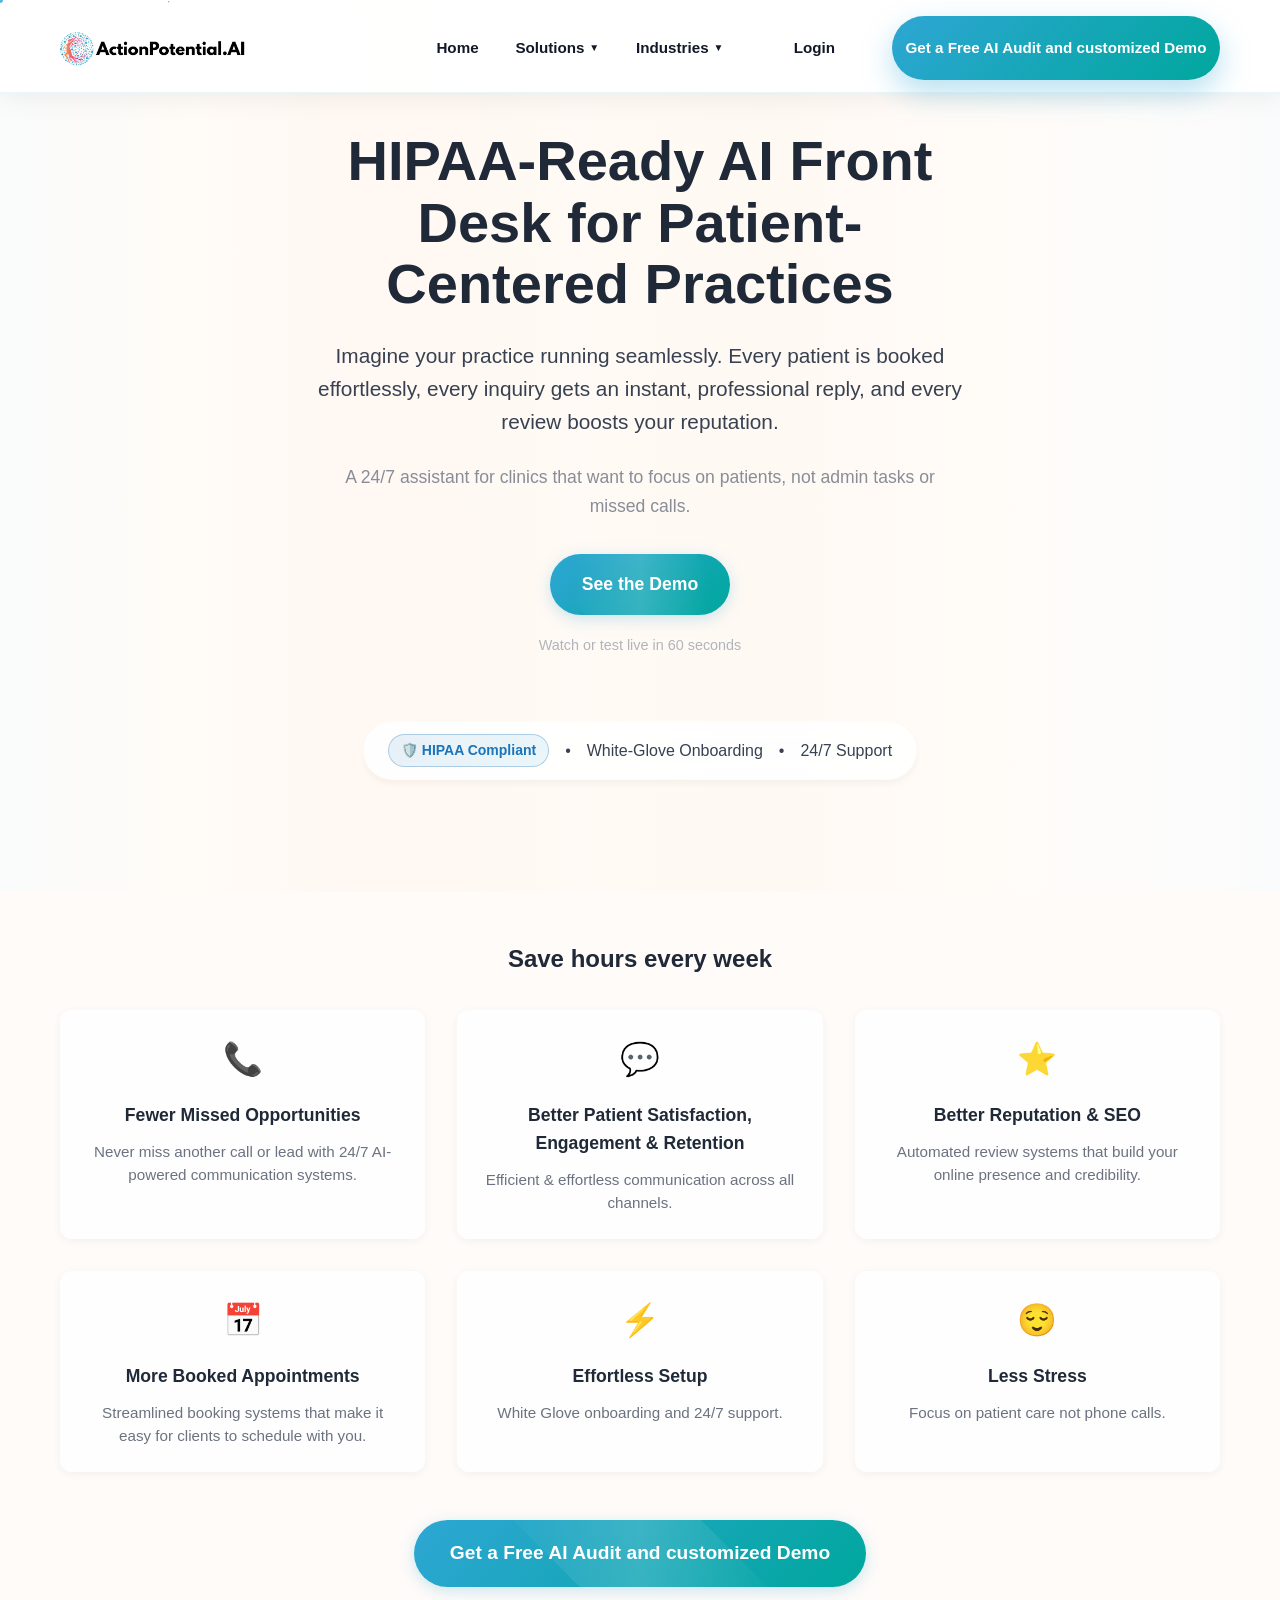
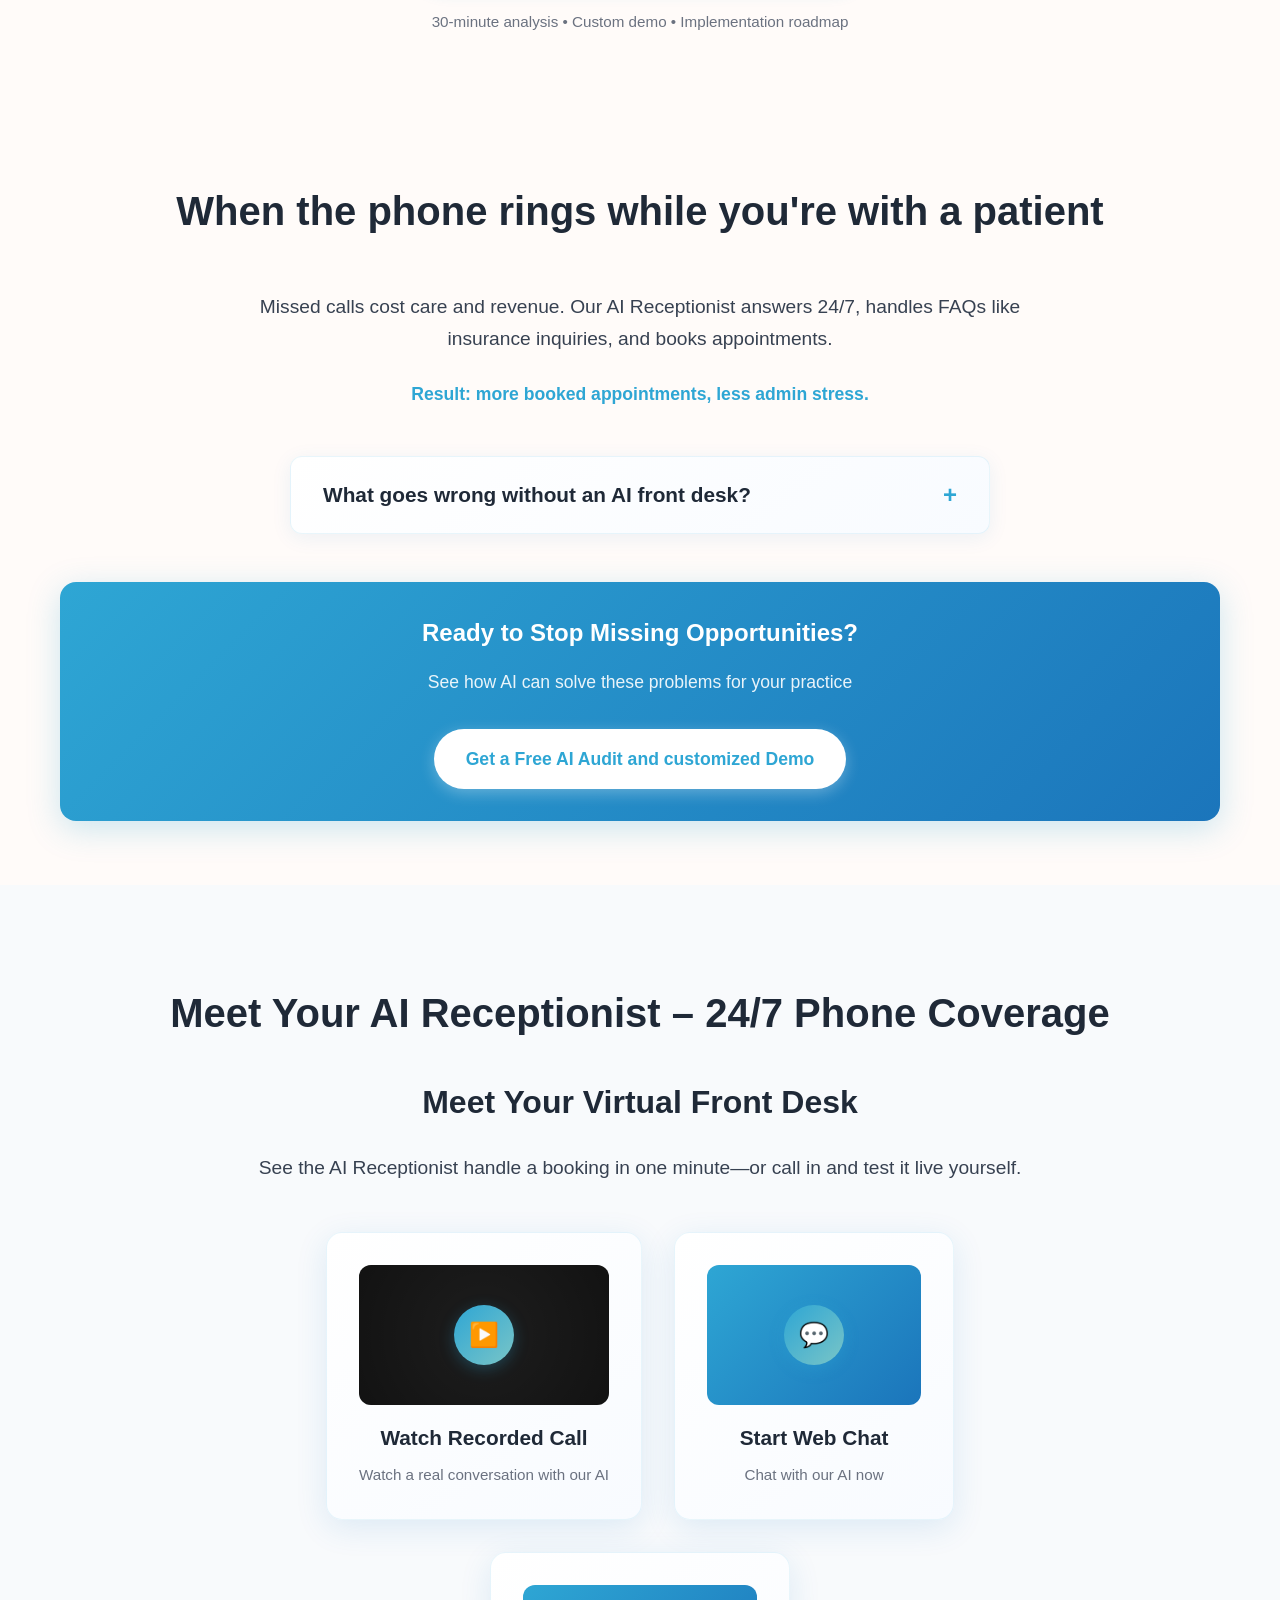
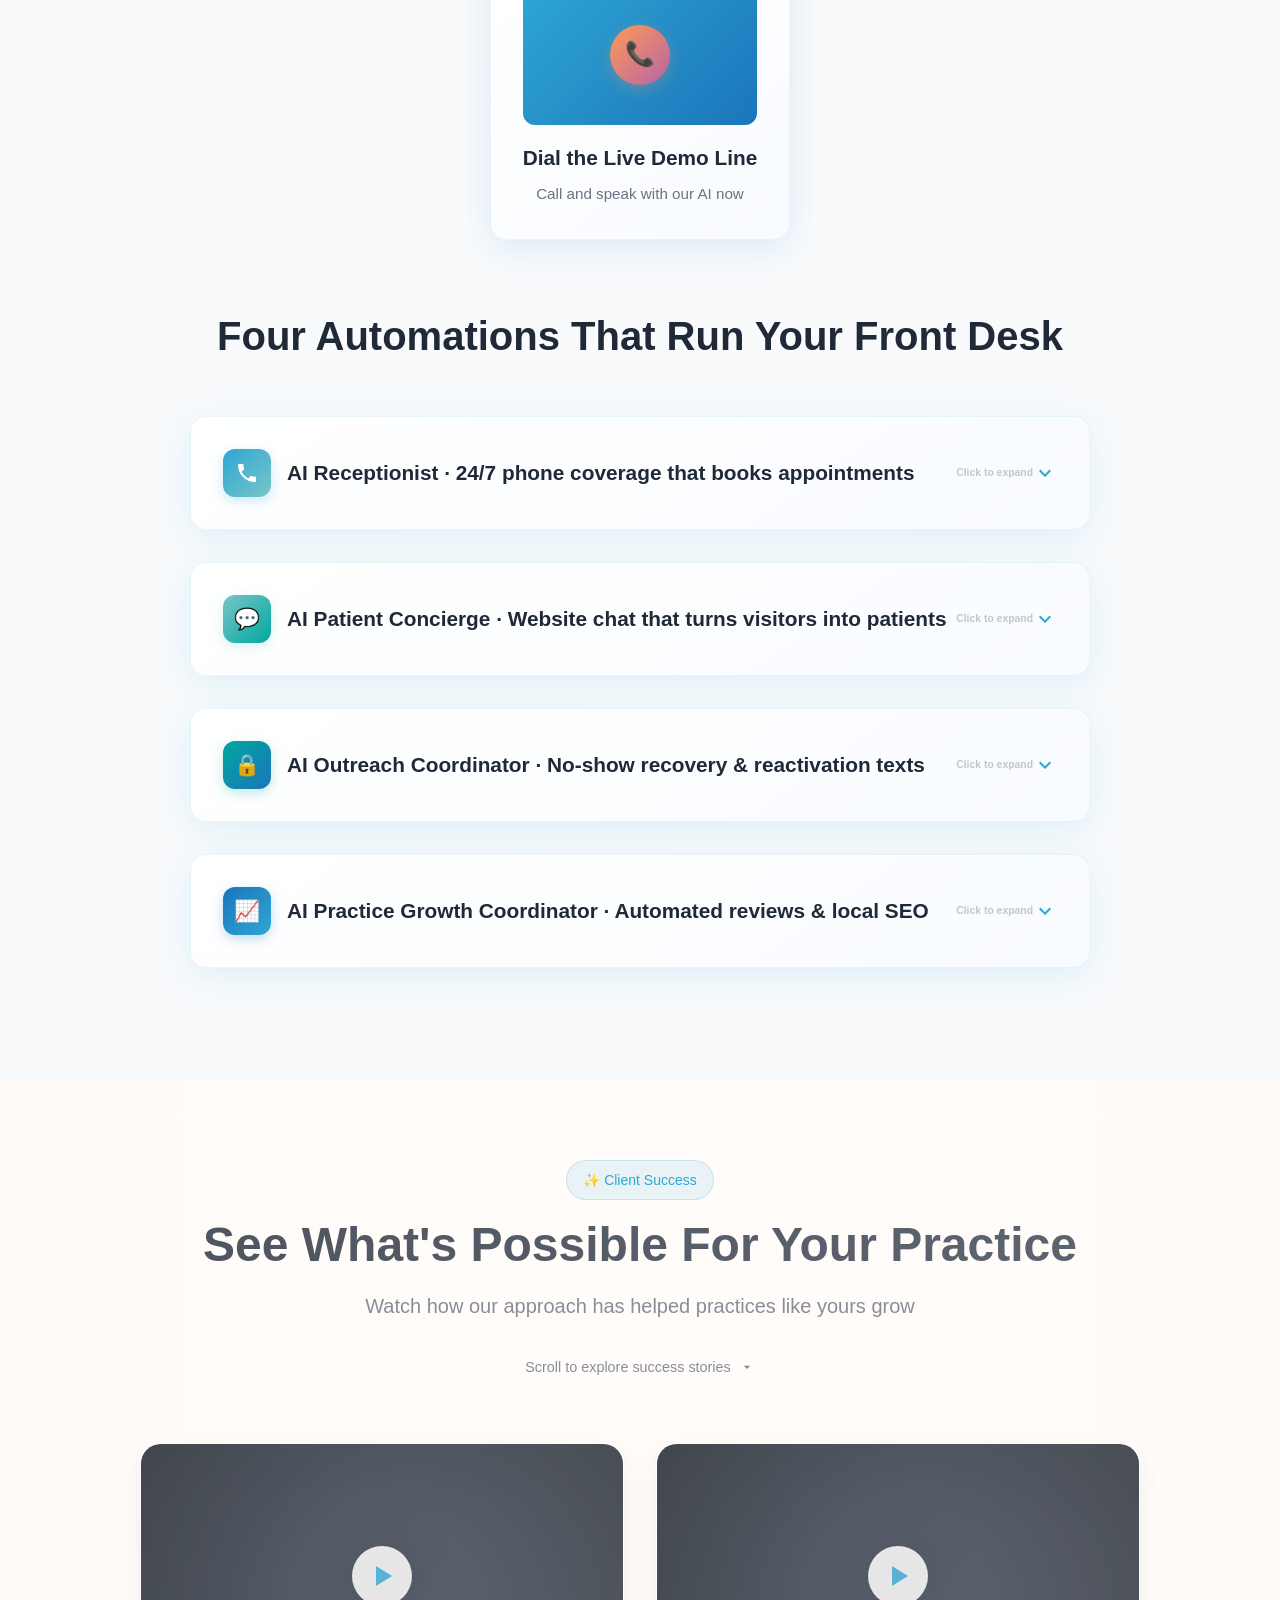
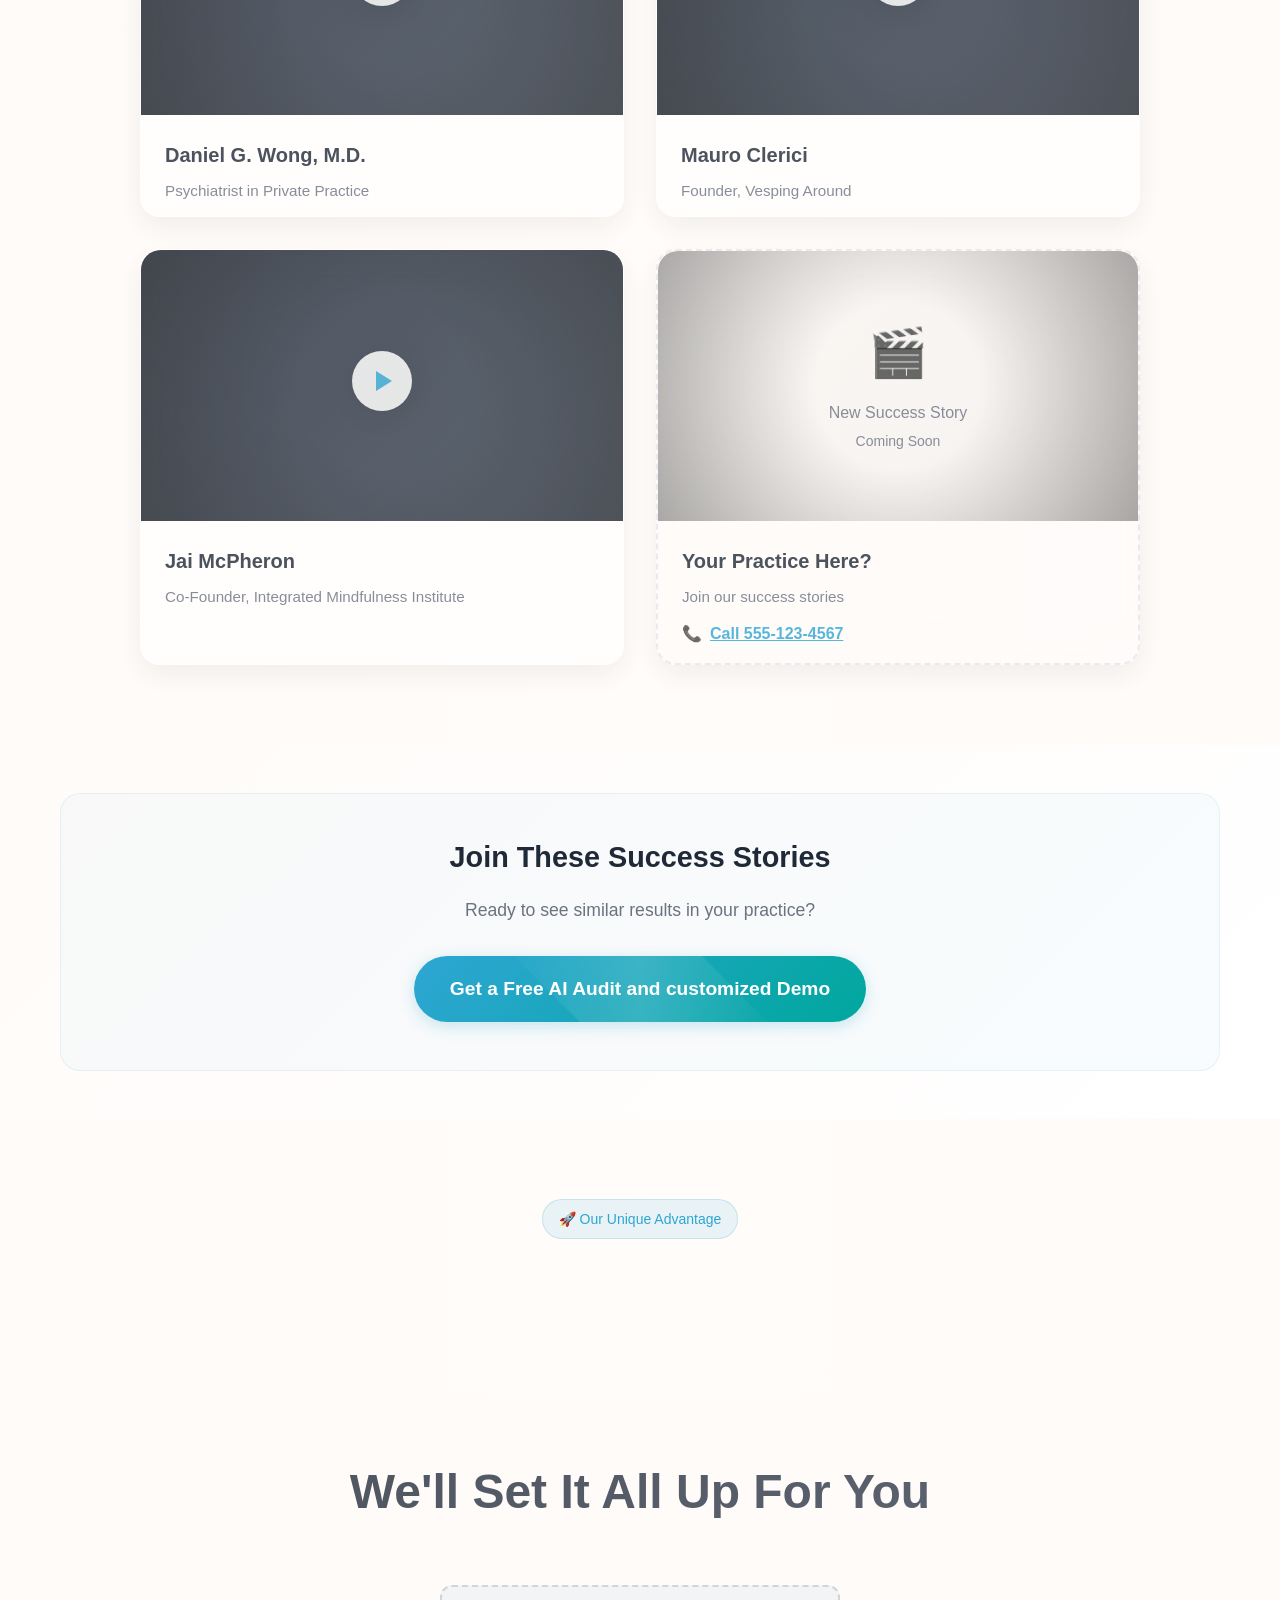
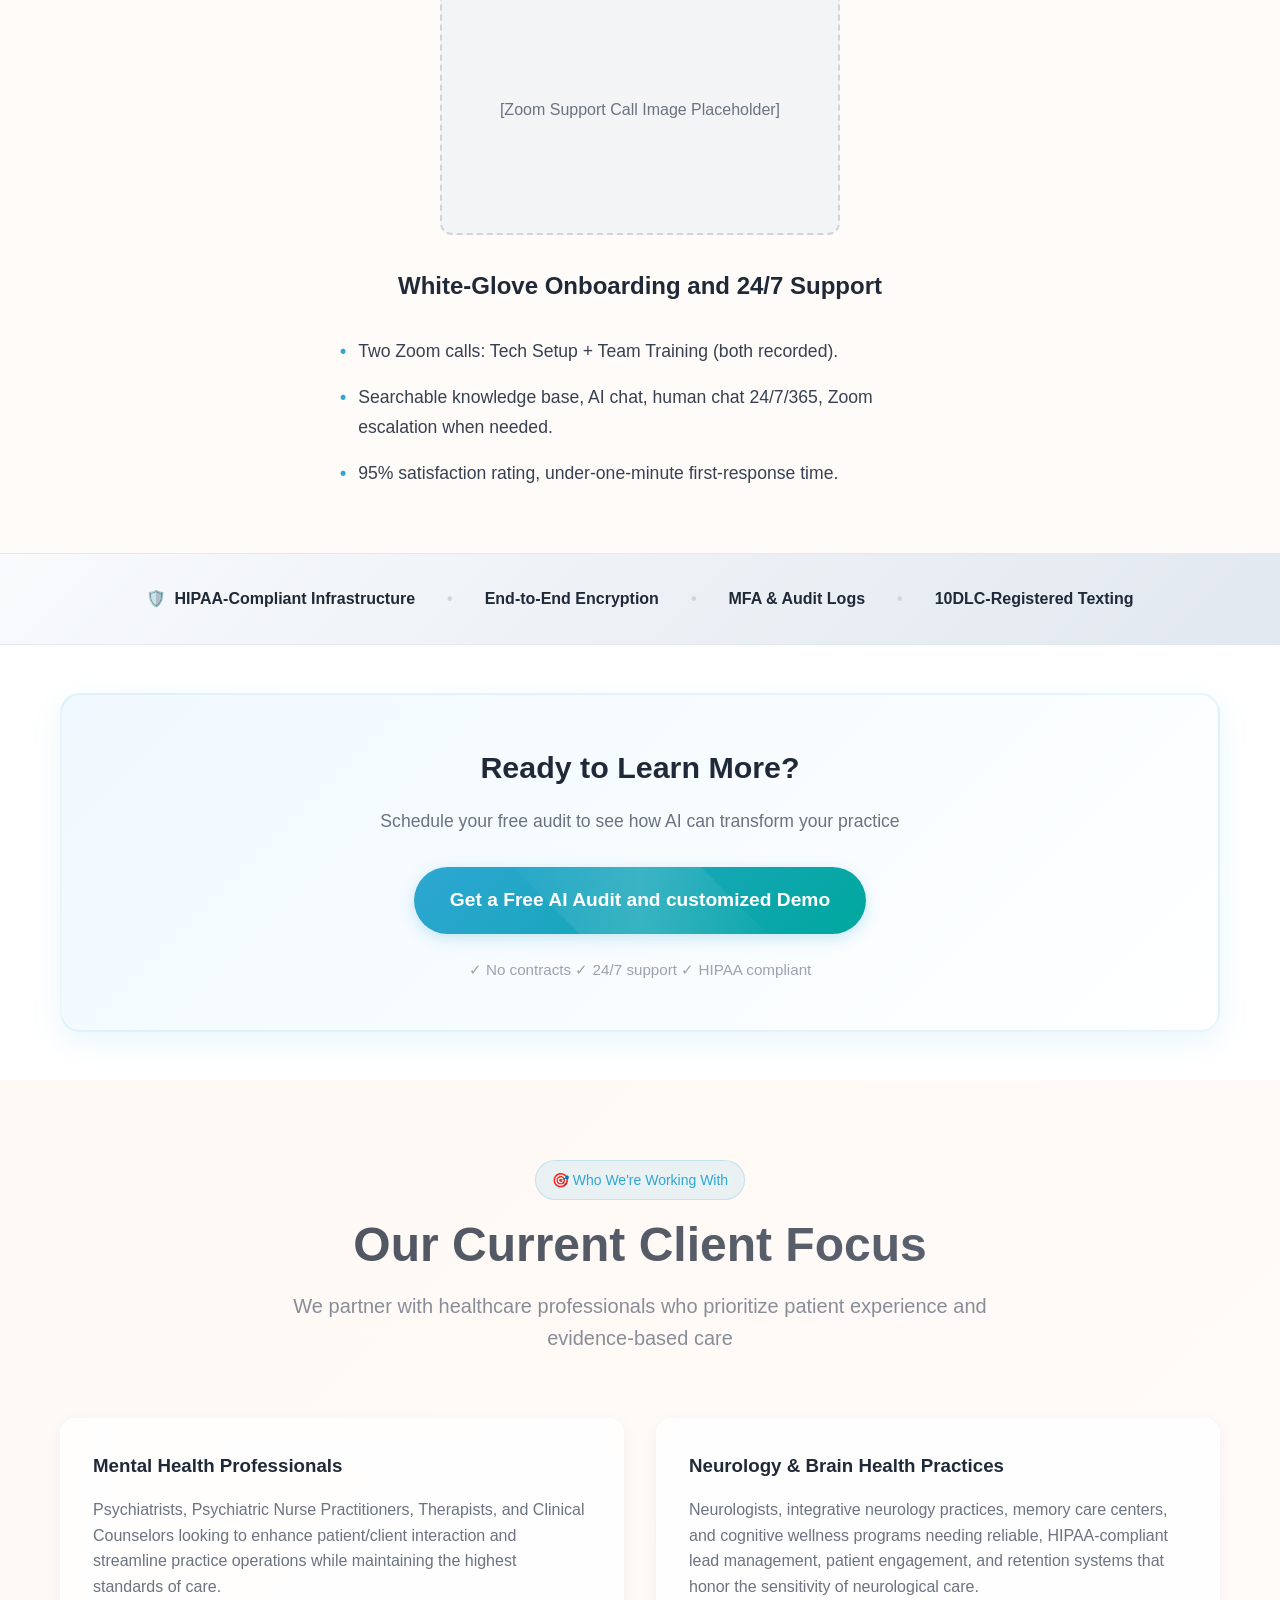
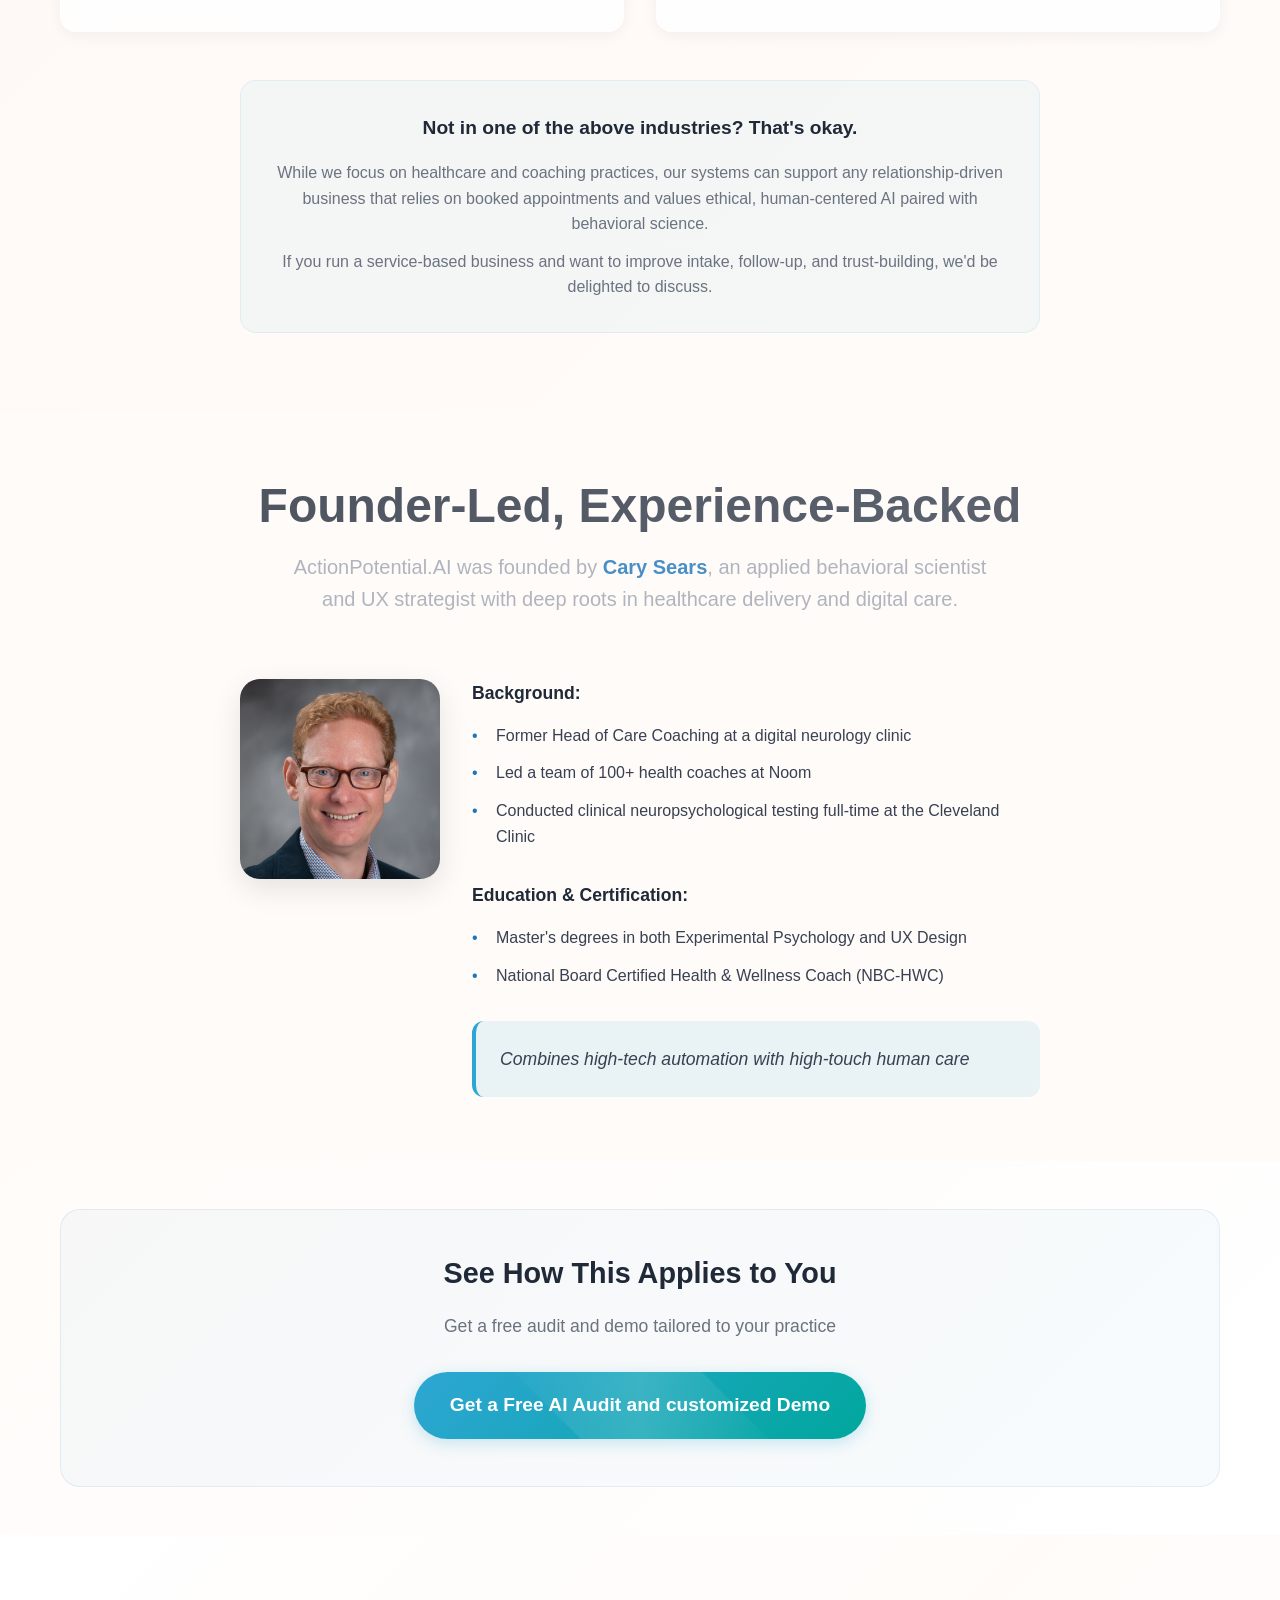
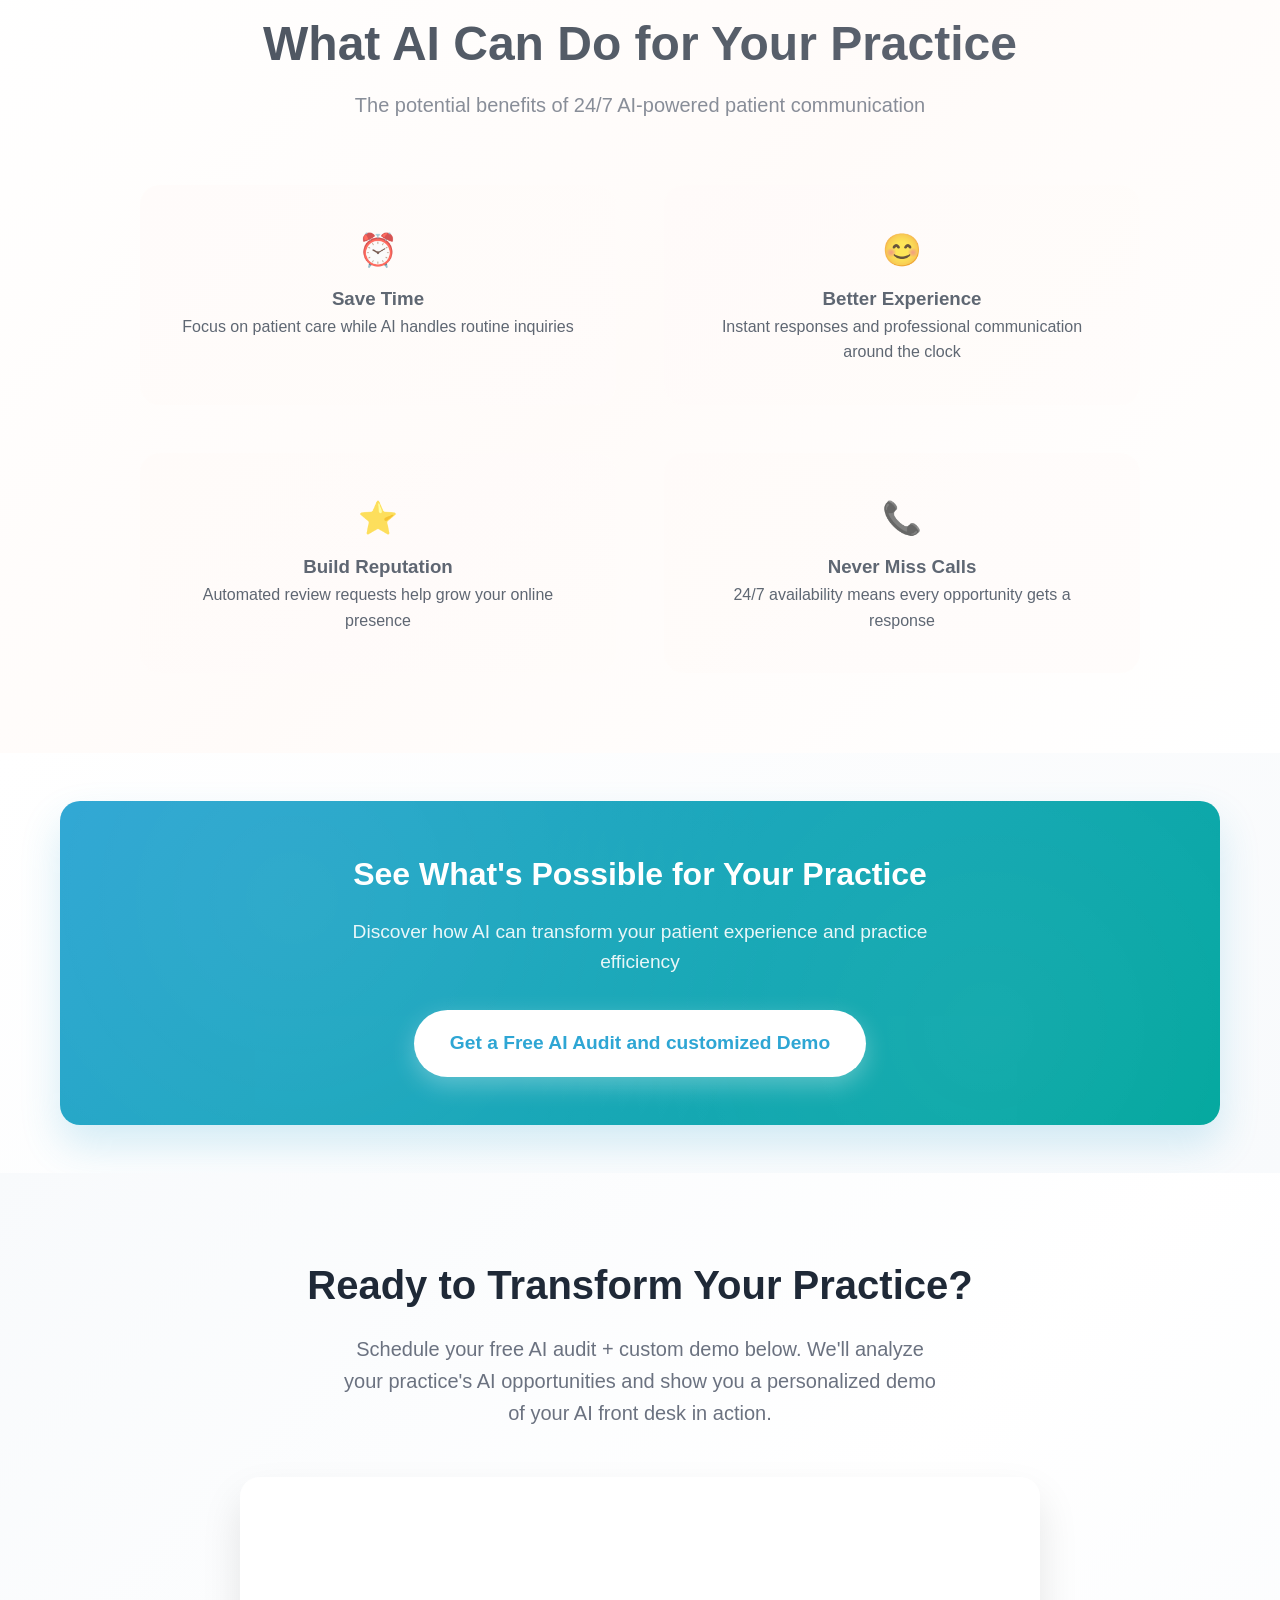
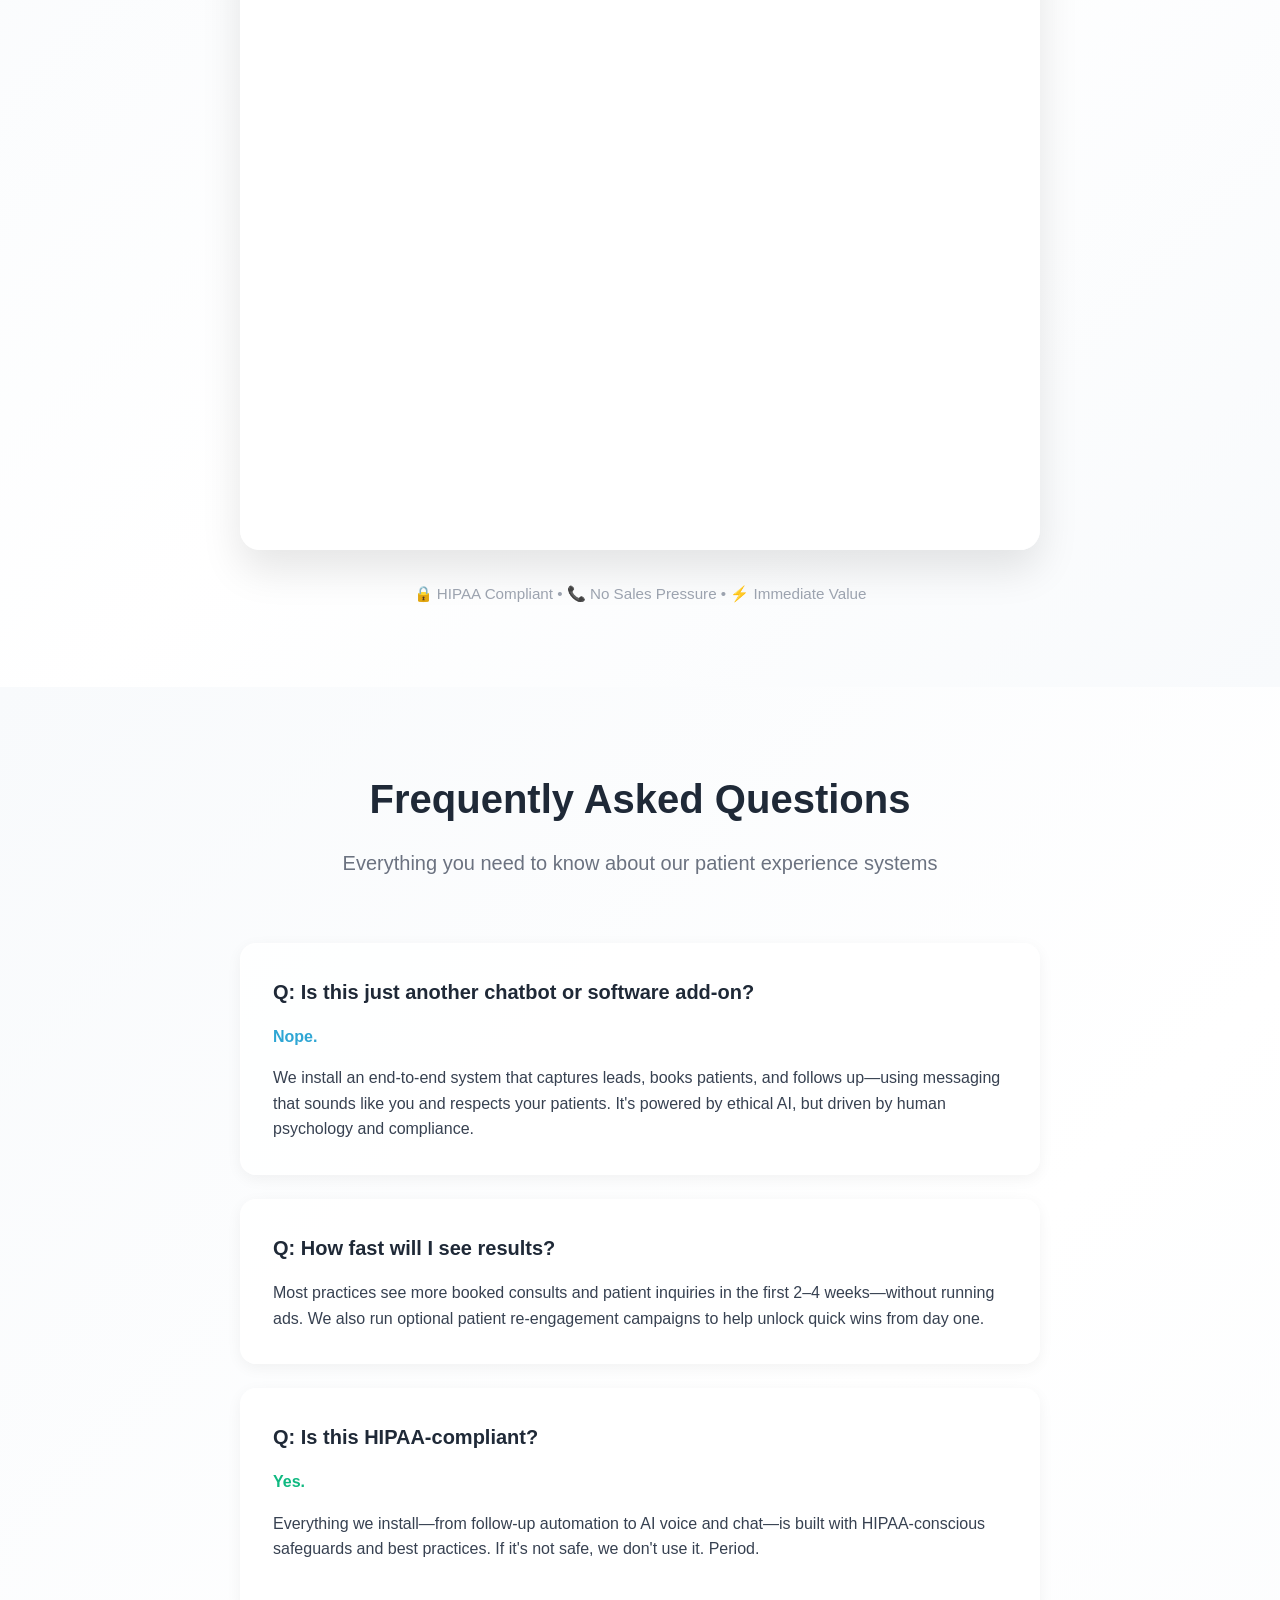
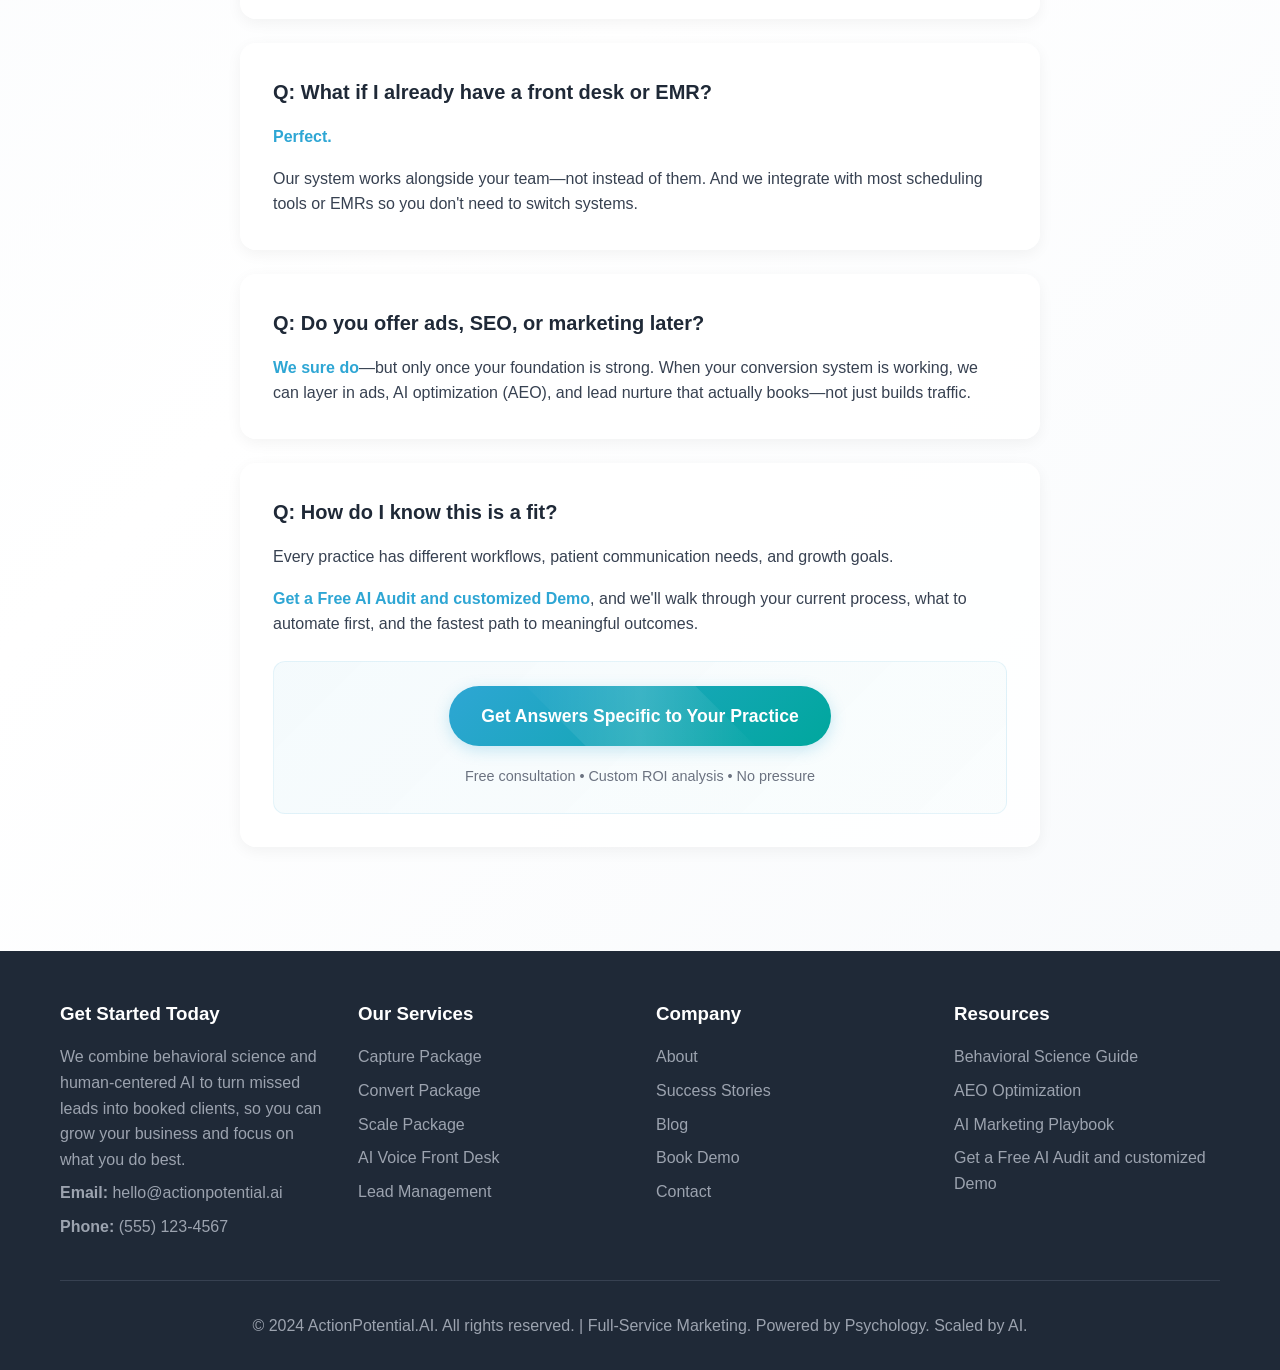
<file: hipaa.html>
<!DOCTYPE html>
<html lang="en">
<head>
    <meta charset="UTF-8">
    <meta name="viewport" content="width=device-width, initial-scale=1.0">
    <title>ActionPotential.AI - Full-Service Marketing. Powered by Psychology. Scaled by AI.</title>
    <style>
        * {
            margin: 0;
            padding: 0;
            box-sizing: border-box;
            scroll-behavior: smooth;
        }

        :root {
            --nav-logo-size: clamp(48px, 6vw, 64px);
            --nav-logo-shift: calc(var(--nav-logo-size) * -0.23);
        }

        body {
            font-family: -apple-system, BlinkMacSystemFont, 'Segoe UI', Roboto, sans-serif;
            line-height: 1.6;
            color: #374151;
            margin: 0;
            padding: 0;
            background: #fffbf9;
            overflow-x: hidden;
        }

        /* Ultra-subtle mesh gradient background */
        .mesh-gradient {
            position: fixed;
            top: 0;
            left: 0;
            width: 100%;
            height: 100%;
            background: #fffbf9;
            z-index: -3;
        }

        .mesh-gradient::before {
            content: '';
            position: absolute;
            top: 0;
            left: 0;
            width: 100%;
            height: 100%;
            background: 
                radial-gradient(circle at 20% 30%, rgba(255, 154, 86, 0.02) 0%, transparent 50%),
                radial-gradient(circle at 80% 60%, rgba(46, 166, 212, 0.02) 0%, transparent 50%),
                radial-gradient(circle at 40% 80%, rgba(121, 197, 199, 0.02) 0%, transparent 50%);
            animation: meshShift 30s ease-in-out infinite;
        }

        @keyframes meshShift {
            0%, 100% { transform: translate(0, 0) scale(1); }
            33% { transform: translate(-5%, -5%) scale(1.05); }
            66% { transform: translate(5%, 5%) scale(0.95); }
        }

        /* Extra Small Mobile Devices (max-width: 480px) */
        @media (max-width: 480px) {
            .hero h1 {
                font-size: 2rem !important;
                line-height: 1.2 !important;
            }

            .problem-section h2 {
                font-size: 1.5rem !important;
                margin: 0 0 1rem 0 !important;
            }

            .problem-section div[style*="max-width: 800px"] p {
                font-size: 1rem !important;
            }

            .accordion-header {
                padding: 0.875rem 1rem !important;
                font-size: 1rem !important;
                line-height: 1.4 !important;
            }

            .accordion-icon {
                font-size: 1.25rem !important;
            }

            .accordion-content div[style*="padding: 0 2rem 2rem 2rem"] {
                padding: 0 1rem 1.5rem 1rem !important;
            }

            .quick-proof-bar h2 {
                font-size: 1.1rem !important;
            }

            .quick-proof-bar div[style*="font-size: 2rem"] {
                font-size: 1.5rem !important;
            }

            .quick-proof-bar h3 {
                font-size: 1rem !important;
            }

            .btn-primary {
                padding: 14px 24px !important;
                font-size: 1rem !important;
            }

            /* Demo block extra small mobile optimizations */
            .demo-block h2 {
                font-size: 1.5rem !important;
            }

            .demo-block p {
                font-size: 1rem !important;
            }

            .demo-block .demo-option {
                padding: 1.5rem !important;
            }

            .demo-block h3 {
                font-size: 1.1rem !important;
            }

            /* AI Accordion Cards Extra Small Mobile */
            .ai-card summary {
                padding: 1.25rem 0.75rem !important;
                font-size: 1rem !important;
            }

            .ai-card summary > div:first-child > div {
                width: 36px !important;
                height: 36px !important;
            }

            .ai-card .accordion-chevron {
                width: 20px !important;
                height: 20px !important;
            }

            .ai-card div[style*="padding: 0 2rem 2rem 2rem"] {
                padding: 0 0.75rem 1.25rem 0.75rem !important;
            }

            .ai-card ul li {
                font-size: 0.9rem !important;
                margin-bottom: 0.75rem !important;
            }
        }

        /* Floating orbs */
        .floating-orbs {
            position: fixed;
            top: 0;
            left: 0;
            width: 100%;
            height: 100%;
            pointer-events: none;
            z-index: -1;
            overflow: hidden;
        }

        .orb {
            position: absolute;
            border-radius: 50%;
            filter: blur(80px);
            opacity: 0.1;
            animation: float 20s ease-in-out infinite;
            will-change: transform;
        }

        .orb1 {
            width: 600px;
            height: 600px;
            background: #2EA6D4;
            top: -200px;
            left: -200px;
            animation-duration: 25s;
        }

        .orb2 {
            width: 500px;
            height: 500px;
            background: #FF9A56;
            bottom: -150px;
            right: -150px;
            animation-duration: 30s;
            animation-delay: -5s;
        }

        .orb3 {
            width: 550px;
            height: 550px;
            background: #79C5C7;
            top: 30%;
            left: 50%;
            animation-duration: 35s;
            animation-delay: -10s;
        }

        .orb4 {
            width: 450px;
            height: 450px;
            background: #B565A7;
            top: 10%;
            right: 10%;
            animation-duration: 28s;
            animation-delay: -15s;
        }

        @keyframes float {
            0%, 100% {
                transform: translate(0, 0) scale(1);
            }
            25% {
                transform: translate(30px, -50px) scale(1.1);
            }
            50% {
                transform: translate(-20px, 30px) scale(0.9);
            }
            75% {
                transform: translate(-40px, -20px) scale(1.05);
            }
        }

        /* Clean Professional Scrollbar */
        ::-webkit-scrollbar {
            width: 12px;
            background: #f8fafc;
        }

        ::-webkit-scrollbar-track {
            background: #f1f5f9;
            border-radius: 10px;
            margin: 5px;
        }

        ::-webkit-scrollbar-thumb {
            background: #2EA6D4;
            border-radius: 10px;
            border: 2px solid #f1f5f9;
            transition: background 0.2s ease;
        }

        ::-webkit-scrollbar-thumb:hover {
            background: #1B75BB;
            border-color: #e5e7eb;
        }

        ::-webkit-scrollbar-thumb:active {
            background: #79C5C7;
        }

        /* Firefox Scrollbar Support */
        * {
            scrollbar-width: thin;
            scrollbar-color: #2EA6D4 #f1f5f9;
        }

        /* Selection color to match brand */
        ::selection {
            background: rgba(46, 166, 212, 0.2);
            color: #1f2937;
        }

        ::-moz-selection {
            background: rgba(46, 166, 212, 0.2);
            color: #1f2937;
        }

        /* Animations Keyframes */
        @keyframes fadeInUp {
            from {
                opacity: 0;
                transform: translateY(20px);
            }
            to {
                opacity: 1;
                transform: translateY(0);
            }
        }

        @keyframes subtleGradientShift {
            0% { background-position: 0% 50%; }
            50% { background-position: 100% 50%; }
            100% { background-position: 0% 50%; }
        }

        @keyframes gradientShift {
            0% { background-position: 0% 50%; }
            50% { background-position: 100% 50%; }
            100% { background-position: 0% 50%; }
        }

        @keyframes gradientFlow {
            0% {
                background-position: 0% 50%;
            }
            50% {
                background-position: 100% 50%;
            }
            100% {
                background-position: 0% 50%;
            }
        }

        @keyframes shimmerText {
            0% {
                background-position: -200% center;
            }
            100% {
                background-position: 200% center;
            }
        }

        @keyframes subtleShimmer {
            0% {
                background-position: 0% center;
                opacity: 0.9;
            }
            50% {
                opacity: 1;
            }
            100% {
                background-position: 100% center;
                opacity: 0.9;
            }
        }

        @keyframes gentlePulse {
            0%, 100% { transform: scale(1); opacity: 1; }
            50% { transform: scale(1.05); opacity: 0.9; }
        }

        @keyframes subtleBounce {
            0%, 100% { transform: translateY(0); }
            50% { transform: translateY(-3px); }
        }

        @keyframes shimmer {
            0% { transform: translateX(-100%) rotate(45deg); }
            100% { transform: translateX(100%) rotate(45deg); }
        }

        @keyframes shimmerButton {
            0% { transform: translateX(-200%) rotate(45deg); }
            100% { transform: translateX(200%) rotate(45deg); }
        }

        @keyframes pulse {
            0% { box-shadow: 0 0 0 0 rgba(46, 166, 212, 0.7); }
            70% { box-shadow: 0 0 0 20px rgba(46, 166, 212, 0); }
            100% { box-shadow: 0 0 0 0 rgba(46, 166, 212, 0); }
        }

        @keyframes checkmarkPop {
            0% { transform: scale(0.8) rotate(-90deg); opacity: 0; }
            50% { transform: scale(1.05) rotate(10deg); opacity: 1; }
            100% { transform: scale(1) rotate(0); opacity: 1; }
        }

        @keyframes typewriter {
            from { width: 0; }
            to { width: 100%; }
        }

        @keyframes countUp {
            from { opacity: 0; transform: translateY(20px); }
            to { opacity: 1; transform: translateY(0); }
        }

        /* Scroll Animation Classes */
        .animate-on-scroll {
            opacity: 0;
            transform: translateY(20px);
            transition: all 0.8s cubic-bezier(0.25, 0.46, 0.45, 0.94);
        }

        .animate-on-scroll.animate-in {
            opacity: 1;
            transform: translateY(0);
        }

        .container {
            max-width: 1200px;
            margin: 0 auto;
            padding: 0 20px;
        }

        /* Enhanced Header - Glass Morphism Added */
        header {
            background: rgba(255, 255, 255, 0.92);
            backdrop-filter: blur(20px);
            -webkit-backdrop-filter: blur(20px);
            box-shadow: 0 1px 30px rgba(0,0,0,0.08);
            position: fixed;
            width: 100%;
            top: 0;
            z-index: 1000;
            border-bottom: 1px solid rgba(46, 166, 212, 0.1);
            margin: 0;
            padding: 1rem 0 0.75rem 0;
            animation: slideDown 1s cubic-bezier(0.25, 0.46, 0.45, 0.94);
        }

        @keyframes slideDown {
            from {
                transform: translateY(-100%);
                opacity: 0.5;
            }
            to {
                transform: translateY(0);
                opacity: 1;
            }
        }

        nav {
            display: flex;
            justify-content: space-between;
            align-items: center;
            gap: 1.5rem;
            padding: 0;
        }

        .logo {
            display: inline-flex;
            align-items: center;
            gap: 0.75rem;
            line-height: 1;
        }

        .logo a {
            display: inline-flex;
            align-items: center;
            line-height: 1;
        }

        .logo-image {
            height: var(--nav-logo-size);
            width: auto;
            display: block;
            transition: transform 0.3s ease;
            transform: translateY(var(--nav-logo-shift));
        }

        .logo-image:hover {
            transform: translateY(var(--nav-logo-shift)) scale(1.05);
        }

        @media (max-width: 768px) {
            :root {
                --nav-logo-shift: 0px;
            }
        }

        header {
            padding: 1rem 0 0.75rem;
            top: 0;
        }

        .hero {
            padding: 130px 0 80px;
        }

        .nav-links {
            display: flex;
            list-style: none;
            gap: 0.6rem;
            align-items: center;
            margin: 0;
            min-height: var(--nav-logo-size);
        }

        .nav-links .spacer {
            width: 1.5rem;
            display: inline-block;
        }

        .nav-links li {
            position: relative;
        }

        .nav-link {
            display: inline-flex;
            align-items: center;
            justify-content: center;
            gap: 0.3rem;
            padding: 0 0.85rem;
            height: var(--nav-logo-size);
            border-radius: 999px;
            font-size: 0.95rem;
            font-weight: 600;
            color: #111827;
            line-height: 1;
            text-decoration: none;
            transition: background 0.2s ease, color 0.2s ease;
        }

        .nav-link:hover,
        .nav-link:focus-visible {
            background: rgba(46, 166, 212, 0.12);
            color: #111827;
        }

        .cta-link {
            background: linear-gradient(135deg, #2EA6D4, #00A79D);
            color: #fff !important;
            box-shadow: 0 12px 30px rgba(46, 166, 212, 0.35);
            position: relative;
            overflow: hidden;
        }

        .cta-link::before {
            content: '';
            position: absolute;
            inset: 0;
            background: linear-gradient(90deg, transparent, rgba(255,255,255,0.45), transparent);
            transform: translateX(-100%);
            transition: transform 0.5s ease;
        }

        .cta-link:hover::before {
            transform: translateX(100%);
        }

        .dropdown-arrow {
            font-size: 10px;
            transition: transform 0.3s ease;
        }

        .nav-links li:hover > .nav-link .dropdown-arrow {
            transform: rotate(180deg);
        }

        .mega {
            position: static;
        }

        .mega-panel {
            position: absolute;
            top: calc(100% + 0.25rem);
            left: 50%;
            transform: translate(-50%, 0);
            background: rgba(255, 255, 255, 0.98);
            border-radius: 24px;
            border: 1px solid rgba(46, 166, 212, 0.15);
            box-shadow: 0 35px 65px rgba(15, 23, 42, 0.18);
            padding: 2rem;
            min-width: 880px;
            max-height: none;
            overflow: visible;
            opacity: 0;
            pointer-events: none;
            transition: opacity 0.18s ease;
            z-index: 1000;
        }

        .mega-panel::before {
            content: '';
            position: absolute;
            top: -30px;
            left: -16px;
            right: -16px;
            height: 30px;
            pointer-events: none;
        }

        .mega-panel.simple-grid {
            display: grid;
            grid-template-columns: 1fr;
            gap: 0.5rem;
            min-width: 320px;
            padding: 1.5rem;
        }

        .mega-panel.simple-grid a {
            font-size: 0.95rem;
            font-weight: 600;
        }

        .mega-panel.simple-grid a + a {
            margin-top: 0.4rem;
        }

        .mega-panel__intro {
            display: flex;
            justify-content: space-between;
            align-items: center;
            gap: 1.5rem;
            padding-bottom: 1.5rem;
            border-bottom: 1px solid rgba(15, 23, 42, 0.08);
        }

        .mega-panel__intro h3 {
            font-size: 1.25rem;
            margin-bottom: 0.4rem;
            color: #1f2937;
        }

        .mega-panel__intro p {
            margin: 0;
            color: #6b7280;
        }

        .mega-panel__cta {
            border-radius: 999px;
            padding: 0.65rem 1.75rem;
            border: 1px solid rgba(46, 166, 212, 0.4);
            text-decoration: none;
            font-weight: 600;
            color: #2EA6D4;
            transition: background 0.2s ease, color 0.2s ease;
            white-space: nowrap;
        }

        .mega-panel__cta:hover {
            background: rgba(46, 166, 212, 0.08);
            color: #1B75BB;
        }

        .mega-grid {
            display: grid;
            grid-template-columns: repeat(3, minmax(0, 1fr));
            gap: 1.5rem;
            margin-top: 1.5rem;
        }

        .industries-grid {
            display: grid;
            grid-template-columns: repeat(2, minmax(220px, 1fr));
            gap: 1.5rem;
        }

        .mega:hover .mega-panel,
        .mega:focus-within .mega-panel,
        .mega.is-open .mega-panel {
            opacity: 1;
            pointer-events: auto;
            transform: translate(-50%, 0);
        }

        .mega-label {
            text-transform: uppercase;
            letter-spacing: 0.08em;
            font-size: 0.75rem;
            color: #9ca3af;
            margin-bottom: 0.85rem;
        }

        .mega-panel a {
            display: block;
            padding: 0.65rem 0;
            border-radius: 10px;
            text-decoration: none;
            color: #1f2937;
            transition: transform 0.2s ease, background 0.2s ease;
        }

        .mega-panel a strong {
            display: block;
            font-size: 0.98rem;
            font-weight: 600;
        }

        .mega-panel a small {
            display: block;
            font-size: 0.85rem;
            color: #6b7280;
            margin-top: 0.25rem;
        }

        .mega-panel a:hover {
            background: rgba(46, 166, 212, 0.08);
            transform: translateX(4px);
        }

        .mega-highlight {
            background: linear-gradient(135deg, rgba(46, 166, 212, 0.08), rgba(121, 197, 199, 0.12));
            border: 1px solid rgba(46, 166, 212, 0.2);
        }

        .mega-panel .mega-cta {
            margin-top: 0.5rem;
            border-radius: 999px;
            padding: 0.65rem 1.75rem;
            text-align: center;
            border: 1px solid rgba(46, 166, 212, 0.4);
        }

        .mega-panel ul {
            list-style: none;
            margin: 0;
            padding: 0;
        }

        .mega-panel ul li + li {
            margin-top: 0.4rem;
        }

        /* Hamburger Menu Styles */
        .hamburger {
            display: none;
            flex-direction: column;
            cursor: pointer;
            padding: 10px;
            z-index: 1001;
        }

        .hamburger span {
            width: 25px;
            height: 3px;
            background-color: #374151;
            margin: 3px 0;
            transition: all 0.3s ease;
            border-radius: 2px;
        }

        .hamburger.active span:nth-child(1) {
            transform: rotate(-45deg) translate(-5px, 6px);
        }

        .hamburger.active span:nth-child(2) {
            opacity: 0;
        }

        .hamburger.active span:nth-child(3) {
            transform: rotate(45deg) translate(-5px, -6px);
        }

        /* Mobile Menu Overlay */
        .mobile-menu {
            display: none;
            position: fixed;
            top: 0;
            left: 0;
            width: 100%;
            height: 100vh;
            background: rgba(255, 255, 255, 0.98);
            backdrop-filter: blur(20px);
            -webkit-backdrop-filter: blur(20px);
            z-index: 1000;
            padding: 2rem;
            opacity: 0;
            visibility: hidden;
            transition: all 0.3s ease;
            overflow-y: auto;
            -webkit-overflow-scrolling: touch;
        }

        .mobile-menu.active {
            opacity: 1;
            visibility: visible;
        }

        .mobile-menu-header {
            display: flex;
            justify-content: flex-end;
            align-items: center;
            padding: 1rem 0 2rem 0;
            border-bottom: 1px solid rgba(55, 65, 81, 0.1);
            margin-bottom: 2rem;
        }

        .mobile-menu-close {
            width: 40px;
            height: 40px;
            display: flex;
            align-items: center;
            justify-content: center;
            background: rgba(55, 65, 81, 0.1);
            border-radius: 50%;
            cursor: pointer;
            transition: all 0.3s ease;
        }

        .mobile-menu-close:hover {
            background: rgba(55, 65, 81, 0.2);
            transform: scale(1.1);
        }

        .mobile-menu-close span {
            font-size: 1.5rem;
            color: #374151;
            font-weight: 300;
        }

        .mobile-nav-links {
            list-style: none;
            padding: 0;
            margin: 0;
        }

        .mobile-nav-links li {
            margin-bottom: 2rem;
        }

        .mobile-nav-links a {
            color: #374151;
            text-decoration: none;
            font-size: 1.5rem;
            font-weight: 600;
            display: block;
            padding: 1rem 0;
            border-bottom: 1px solid rgba(55, 65, 81, 0.1);
            transition: color 0.3s ease;
        }

        .mobile-nav-links a:hover {
            color: #2EA6D4;
        }

        .mobile-dropdown-menu {
            padding-left: 1rem;
            margin-top: 1rem;
        }

        .mobile-dropdown-menu li {
            margin-bottom: 1rem;
        }

        .mobile-dropdown-menu a {
            font-size: 1.2rem;
            font-weight: 500;
            color: #6b7280;
        }

        .mobile-header-actions {
            margin-top: 3rem;
            display: flex;
            flex-direction: column;
            gap: 1rem;
        }

        .mobile-header-actions .log-in {
            font-size: 1.2rem;
            padding: 1rem 0;
            text-align: center;
            border: 2px solid #2EA6D4;
            border-radius: 50px;
            color: #2EA6D4;
        }

        .mobile-header-actions .get-started {
            font-size: 1.2rem;
            padding: 1rem 2rem;
            text-align: center;
        }

        @media (max-width: 1024px) {
            .mega-panel {
                display: none !important;
            }
        }

        .mobile-heading {
            font-size: 0.85rem;
            text-transform: uppercase;
            letter-spacing: 0.08em;
            color: #9ca3af;
            margin-bottom: 0.5rem;
        }

        /* Enhanced Hero Section with Multi-Color Approach - Now Asymmetric */
        .hero {
            background: linear-gradient(
                90deg,
                #fafbfc 0%,
                #fffbf7 15%,
                #fff8f3 30%,
                #fffaf5 45%,
                #fff9f4 60%,
                #fffbf7 75%,
                #fdfcfb 90%,
                #fafbfc 100%
            );
            padding: 130px 0 80px;
            position: relative;
            overflow: visible;
        }

        /* Enhanced Hero Content - Centered */
        .hero-content {
            display: flex;
            justify-content: center;
            align-items: center;
            text-align: center;
            position: relative;
            z-index: 2;
        }

        .hero-text {
            max-width: 650px;
        }

        .rating {
            display: flex;
            align-items: center;
            gap: 0.5rem;
            margin-bottom: 2rem;
            background: rgba(255, 255, 255, 0.85);
            backdrop-filter: blur(10px);
            padding: 0.75rem 1.5rem;
            border-radius: 50px;
            display: inline-flex;
            box-shadow: 0 4px 6px rgba(0,0,0,0.04);
            animation: fadeInUp 1s ease;
            border: 1px solid rgba(255, 250, 245, 0.8);
        }

        .hipaa-badge {
            color: #1B75BB;
            font-weight: 600;
            background: linear-gradient(135deg, rgba(27, 117, 187, 0.1), rgba(46, 166, 212, 0.1));
            padding: 0.25rem 0.75rem;
            border-radius: 20px;
            border: 1px solid rgba(27, 117, 187, 0.3);
            font-size: 0.875rem;
            display: inline-flex;
            align-items: center;
            gap: 0.25rem;
        }

        .hero h1 {
            font-size: 3.5rem;
            font-weight: 800;
            line-height: 1.1;
            margin-bottom: 1.5rem;
            color: #1f2937;
            animation: fadeInUp 1.2s ease;
        }

        .tagline {
            font-size: 1.75rem;
            font-weight: 600;
            margin-bottom: 0.75rem;
            color: #2EA6D4;
            animation: fadeInUp 1.2s ease 0.3s both;
        }

        .hero .highlight {
            color: #2EA6D4;
            font-weight: 700;
            opacity: 0.95;
        }

        .hero p {
            font-size: 1.25rem;
            color: #6b7280;
            margin-bottom: 1.5rem;
            line-height: 1.6;
            animation: fadeInUp 1.2s ease 0.6s both;
        }

        .hero-cta {
            animation: fadeInUp 1.2s ease 0.9s both;
            display: flex;
            gap: 1rem;
            flex-wrap: wrap;
        }

        .founder-info {
            font-size: 0.95rem;
            color: #7a6860;
            margin-top: 1rem;
            animation: fadeInUp 1.2s ease 1s both;
        }

        .founder-info em {
            color: #6b7280;
            font-style: italic;
        }

        /* Demo Section - Glass Morphism Enhancement */
        .hero-demo {
            background: rgba(255, 255, 255, 0.75);
            backdrop-filter: blur(20px);
            -webkit-backdrop-filter: blur(20px);
            border-radius: 20px;
            padding: 2rem;
            box-shadow: 0 20px 25px -5px rgba(0, 0, 0, 0.08), 0 10px 10px -5px rgba(0, 0, 0, 0.04);
            position: relative;
            overflow: hidden;
            animation: fadeInUp 1.2s ease 0.6s both;
            border: 1px solid rgba(255, 255, 255, 0.8);
            transition: all 0.4s cubic-bezier(0.25, 0.46, 0.45, 0.94);
            margin-top: 2rem;
        }

        .hero-demo:hover {
            transform: translateY(-5px);
            box-shadow: 0 30px 40px -5px rgba(0, 0, 0, 0.15);
        }

        .demo-header {
            text-align: center;
            margin-bottom: 2rem;
        }

        .demo-header h2 {
            font-size: 1.75rem;
            color: #1f2937;
            margin-bottom: 0.5rem;
        }

        .demo-header h2 .highlight {
            color: #2EA6D4;
            font-weight: 600;
        }

        .demo-subtitle {
            color: #666;
            font-size: 0.95rem;
            margin-top: 0.5rem;
        }

        .demo-options {
            display: grid;
            grid-template-columns: 1fr 1fr;
            gap: 1rem;
            margin-bottom: 2rem;
        }

        .demo-option {
            text-align: center;
            padding: 1.5rem 1rem;
            background: rgba(255, 255, 255, 0.5);
            border-radius: 15px;
            border: 1px solid rgba(255, 255, 255, 0.3);
            transition: all 0.3s cubic-bezier(0.25, 0.46, 0.45, 0.94);
        }

        .demo-option:hover {
            transform: translateY(-3px);
            background: rgba(255, 255, 255, 0.7);
            box-shadow: 0 10px 25px rgba(0, 0, 0, 0.1);
        }

        .demo-option h3 {
            font-size: 1.1rem;
            color: #1f2937;
            margin: 1rem 0 0.5rem 0;
        }

        .demo-option p {
            color: #666;
            font-size: 0.875rem;
            margin-bottom: 1rem;
        }

        .video-preview {
            background: #1a1a1a;
            border-radius: 12px;
            height: 140px;
            display: flex;
            align-items: center;
            justify-content: center;
            margin-bottom: 1rem;
            position: relative;
            overflow: hidden;
            cursor: pointer;
            transition: transform 0.4s cubic-bezier(0.25, 0.46, 0.45, 0.94);
        }

        .call-preview {
            background: linear-gradient(135deg, #2EA6D4, #1B75BB);
            border-radius: 12px;
            height: 140px;
            display: flex;
            align-items: center;
            justify-content: center;
            margin-bottom: 1rem;
            position: relative;
            overflow: hidden;
            cursor: pointer;
            transition: transform 0.4s cubic-bezier(0.25, 0.46, 0.45, 0.94);
        }

        .video-preview:hover, .call-preview:hover {
            transform: scale(1.01);
        }

        .video-preview::before {
            content: '';
            position: absolute;
            top: 0;
            left: 0;
            right: 0;
            bottom: 0;
            background: radial-gradient(circle at center, transparent 30%, rgba(0,0,0,0.3) 100%);
            pointer-events: none;
        }

        .play-button, .phone-icon {
            width: 60px;
            height: 60px;
            background: linear-gradient(135deg, #2EA6D4, #1B75BB);
            border-radius: 50%;
            display: flex;
            align-items: center;
            justify-content: center;
            color: white;
            font-size: 1.5rem;
            cursor: pointer;
            transition: transform 0.4s cubic-bezier(0.25, 0.46, 0.45, 0.94);
            position: relative;
        }

        .phone-icon {
            background: rgba(255, 255, 255, 0.2);
            backdrop-filter: blur(10px);
        }

        .play-button::before {
            content: '';
            position: absolute;
            inset: -3px;
            border-radius: 50%;
            padding: 3px;
            background: linear-gradient(135deg, #2EA6D4, #79C5C7);
            -webkit-mask: linear-gradient(#fff 0 0) content-box, linear-gradient(#fff 0 0);
            -webkit-mask-composite: xor;
            mask-composite: exclude;
            opacity: 0;
            transition: opacity 0.4s cubic-bezier(0.25, 0.46, 0.45, 0.94);
        }

        .video-preview:hover .play-button::before {
            opacity: 1;
        }

        .play-button:hover {
            transform: scale(1.05);
        }

        .demo-benefits {
            list-style: none;
            margin-bottom: 1.5rem;
        }

        .demo-benefits li {
            padding: 0.5rem 0;
            color: #555;
            display: flex;
            align-items: center;
            gap: 0.5rem;
            font-size: 0.95rem;
            opacity: 0;
            animation: fadeInUp 0.6s ease forwards;
            transition: all 0.3s cubic-bezier(0.25, 0.46, 0.45, 0.94);
        }

        .demo-benefits li:hover {
            transform: translateX(5px);
            color: #2EA6D4;
        }

        .demo-benefits li:nth-child(1) { animation-delay: 1s; }
        .demo-benefits li:nth-child(2) { animation-delay: 1.2s; }
        .demo-benefits li:nth-child(3) { animation-delay: 1.4s; }

        .check-icon {
            color: #10b981;
            font-size: 1.1rem;
            animation: checkmarkPop 0.8s cubic-bezier(0.25, 0.46, 0.45, 0.94);
        }

        .demo-btn {
            width: 100%;
            padding: 0.75rem 1.5rem;
            background: linear-gradient(135deg, #2EA6D4, #1B75BB);
            border: none;
            border-radius: 50px;
            color: white;
            font-size: 0.95rem;
            font-weight: 600;
            cursor: pointer;
            transition: all 0.3s ease;
            box-shadow: 0 8px 20px rgba(46, 166, 212, 0.2);
            position: relative;
            overflow: hidden;
            text-decoration: none;
            display: inline-block;
            text-align: center;
        }

        .demo-btn::after {
            content: '';
            position: absolute;
            top: -50%;
            left: -50%;
            width: 200%;
            height: 200%;
            background: linear-gradient(
                45deg,
                transparent 30%,
                rgba(255,255,255,0.2) 50%,
                transparent 70%
            );
            transform: rotate(45deg);
            animation: shimmerButton 6s ease-in-out infinite;
        }

        .demo-btn:hover {
            transform: translateY(-2px);
            box-shadow: 0 12px 30px rgba(46, 166, 212, 0.3);
            text-decoration: none;
            color: white;
        }

        .call-demo-btn {
            background: linear-gradient(135deg, #10b981, #059669);
            box-shadow: 0 8px 20px rgba(16, 185, 129, 0.2);
        }

        .call-demo-btn:hover {
            box-shadow: 0 12px 30px rgba(16, 185, 129, 0.3);
        }

        .demo-phone-link {
            background: none !important;
            box-shadow: none !important;
            border: none !important;
            padding: 0 !important;
            margin: 0 !important;
        }

        .demo-phone-link:hover {
            background: none !important;
            box-shadow: none !important;
        }

        .demo-footer {
            text-align: center;
            margin-top: 1rem;
            font-size: 0.875rem;
            color: #888;
        }

        .demo-cta {
            text-align: center;
            margin-top: 1.5rem;
        }

        /* Trust Section */
        .trust {
            padding: 60px 0;
            background: linear-gradient(
                90deg,
                #ffffff 0%,
                #fffbf9 30%,
                #fffcfa 50%,
                #fffbf9 70%,
                #ffffff 100%
            );
        }

        .trust-content {
            text-align: center;
            max-width: 1000px;
            margin: 0 auto;
        }

        .trust-headline {
            font-size: 1.75rem;
            color: #1f2937;
            margin-bottom: 2rem;
        }

        .trust-grid {
            display: grid;
            grid-template-columns: repeat(4, 1fr);
            gap: 3rem;
            margin-top: 2rem;
        }

        .trust-item {
            text-align: center;
            opacity: 0;
            animation: fadeInUp 0.8s ease forwards;
            padding: 1.5rem;
            border-radius: 16px;
            transition: all 0.4s cubic-bezier(0.25, 0.46, 0.45, 0.94);
        }

        .trust-item:hover {
            background: linear-gradient(135deg, rgba(255, 154, 86, 0.03), rgba(46, 166, 212, 0.02));
            transform: translateY(-3px);
        }

        .trust-item:nth-child(1) { animation-delay: 0.2s; }
        .trust-item:nth-child(2) { animation-delay: 0.4s; }
        .trust-item:nth-child(3) { animation-delay: 0.6s; }
        .trust-item:nth-child(4) { animation-delay: 0.8s; }

        .trust-icon {
            font-size: 2.5rem;
            margin-bottom: 1rem;
            animation: gentlePulse 4s ease-in-out infinite;
            opacity: 0.9;
        }

        .trust-icon:nth-child(odd) {
            animation-delay: 1s;
        }

        .trust-item h4 {
            color: #1f2937;
            margin-bottom: 0.5rem;
            font-size: 1.1rem;
        }

        .trust-item p {
            color: #6b7280;
            font-size: 0.95rem;
            line-height: 1.5;
        }

        /* Services Section - Glass Morphism Enhancement */
        .services {
            padding: 80px 0;
            background: linear-gradient(
                135deg,
                #fffbf9 0%,
                #fffcfa 25%,
                #fffdfb 50%,
                #fffcfa 75%,
                #fffbf9 100%
            );
        }

        .section-header {
            text-align: center;
            margin-bottom: 4rem;
        }

        .section-badge {
            background: rgba(46, 166, 212, 0.1);
            color: #2EA6D4;
            padding: 0.5rem 1rem;
            border-radius: 50px;
            font-size: 0.875rem;
            display: inline-block;
            margin-bottom: 1rem;
            animation: fadeInUp 0.6s ease;
            backdrop-filter: blur(10px);
            border: 1px solid rgba(46, 166, 212, 0.2);
        }

        .section-header h2 {
            font-size: 3rem;
            font-weight: 700;
            margin-bottom: 1rem;
            line-height: 1.2;
            background: linear-gradient(135deg, #1f2937, #374151);
            -webkit-background-clip: text;
            -webkit-text-fill-color: transparent;
            background-clip: text;
            animation: fadeInUp 0.6s ease 0.2s both;
            position: relative;
        }

        .section-header h2 .highlight {
            color: #2EA6D4;
            font-weight: 600;
        }

        .highlight {
            color: #2EA6D4;
            font-weight: 600;
            display: inline-block;
        }

        .section-header p {
            font-size: 1.25rem;
            color: #6b7280;
            max-width: 700px;
            margin: 0 auto;
            animation: fadeInUp 0.6s ease 0.4s both;
        }

        /* New 3-Tier Service Cards with Glass */
        .services-grid {
            display: grid;
            grid-template-columns: repeat(3, 1fr);
            gap: 2rem;
            max-width: 1400px;
            margin: 0 auto;
        }

        .service-tier {
            background: rgba(255, 255, 255, 0.8);
            backdrop-filter: blur(20px);
            -webkit-backdrop-filter: blur(20px);
            border-radius: 20px;
            padding: 2.5rem;
            position: relative;
            transition: all 0.6s cubic-bezier(0.25, 0.46, 0.45, 0.94);
            border: 1px solid rgba(255, 255, 255, 0.7);
            transform-style: preserve-3d;
            will-change: transform;
            box-shadow: 0 10px 30px rgba(0, 0, 0, 0.05);
        }

        .service-tier:hover {
            transform: translateY(-8px) scale(1.01);
            box-shadow: 0 20px 40px rgba(0, 0, 0, 0.08);
            border-color: rgba(46, 166, 212, 0.3);
        }

        .service-tier.popular {
            border-color: #2EA6D4;
            transform: scale(1.02);
            background: linear-gradient(135deg, rgba(255, 255, 255, 0.9), rgba(246, 252, 255, 0.9));
        }

        .service-tier.popular:hover {
            transform: translateY(-8px) scale(1.04);
            box-shadow: 0 25px 50px rgba(46, 166, 212, 0.15);
        }

        .popular-badge {
            position: absolute;
            top: -15px;
            right: 30px;
            background: #2EA6D4;
            color: white;
            padding: 0.5rem 1.5rem;
            border-radius: 50px;
            font-size: 0.875rem;
            font-weight: 600;
            animation: subtleBounce 3s ease-in-out infinite;
        }

        .service-icon-large {
            font-size: 3rem;
            margin-bottom: 1.5rem;
            transition: transform 0.4s ease;
        }

        .service-tier:hover .service-icon-large {
            transform: rotate(5deg) scale(1.05);
        }

        .service-tier h3 {
            font-size: 1.75rem;
            color: #1f2937;
            margin-bottom: 0.5rem;
        }

        .setup-fee {
            font-size: 0.875rem;
            color: #666;
            margin-bottom: 1.5rem;
        }

        .service-description {
            color: #6b7280;
            margin-bottom: 1.5rem;
            line-height: 1.6;
        }

        .service-features {
            list-style: none;
            margin-bottom: 1.5rem;
        }

        .service-features li {
            padding: 0.5rem 0;
            color: #555;
            display: flex;
            align-items: flex-start;
            gap: 0.5rem;
            font-size: 0.95rem;
            transform: translateX(0);
            transition: transform 0.5s cubic-bezier(0.25, 0.46, 0.45, 0.94);
        }

        .service-tier:hover .service-features li {
            transform: translateX(3px);
        }

        .service-tier:hover .service-features li:nth-child(1) { transition-delay: 0.1s; }
        .service-tier:hover .service-features li:nth-child(2) { transition-delay: 0.15s; }
        .service-tier:hover .service-features li:nth-child(3) { transition-delay: 0.2s; }
        .service-tier:hover .service-features li:nth-child(4) { transition-delay: 0.25s; }
        .service-tier:hover .service-features li:nth-child(5) { transition-delay: 0.3s; }

        .upgrade-note {
            font-size: 0.75rem;
            color: #888;
            font-style: italic;
            margin-bottom: 1rem;
        }

        .service-cta {
            width: 100%;
            padding: 1rem 2rem;
            background: white;
            border: 2px solid #2EA6D4;
            border-radius: 50px;
            color: #2EA6D4;
            font-weight: 600;
            cursor: pointer;
            transition: all 0.3s ease;
            margin-bottom: 0.5rem;
            position: relative;
            overflow: hidden;
        }

        .service-cta:hover {
            background: #2EA6D4;
            color: white;
        }

        .service-tier.popular .service-cta {
            background: #2EA6D4;
            color: white;
        }

        .service-tier.popular .service-cta:hover {
            background: #1B75BB;
            border-color: #1B75BB;
        }

        .testimonial-snippet {
            background: linear-gradient(135deg, #fffbf9, #fffcfa);
            border-radius: 12px;
            padding: 1.5rem;
            margin-top: 1.5rem;
            font-style: italic;
            color: #666;
            font-size: 0.95rem;
            position: relative;
        }

        .testimonial-author {
            font-style: normal;
            font-weight: 600;
            color: #1f2937;
            margin-top: 0.75rem;
            font-size: 0.875rem;
        }

        /* AEO Section */
        .aeo {
            padding: 60px 0;
            background: linear-gradient(135deg, #f59e0b, #dc2626);
            color: white;
            text-align: center;
            position: relative;
            overflow: hidden;
        }

        .aeo::before {
            content: '';
            position: absolute;
            top: 0;
            left: 0;
            right: 0;
            bottom: 0;
            background: radial-gradient(circle at 30% 50%, rgba(255,255,255,0.1) 0%, transparent 50%);
            animation: subtleGradientShift 20s ease infinite alternate;
        }

        .aeo-content {
            max-width: 800px;
            margin: 0 auto;
            position: relative;
            z-index: 2;
        }

        .aeo-icon {
            font-size: 3rem;
            margin-bottom: 1.5rem;
            animation: gentlePulse 2s ease-in-out infinite;
        }

        .aeo-stat {
            font-size: 3rem;
            font-weight: 700;
            margin-bottom: 1rem;
            animation: countUp 2s ease-out;
        }

        /* Psychology Foundation */
        .psychology {
            padding: 80px 0;
            background: #1f2937;
            color: white;
        }

        .psychology .section-header h2 {
            color: white;
        }

        .psychology .section-header p {
            color: #9ca3af;
        }

        .psychology-quote {
            font-size: 1.5rem;
            font-style: italic;
            color: #9ca3af;
            margin-bottom: 1rem;
            text-align: center;
            max-width: 800px;
            margin: 0 auto 3rem;
        }

        .psychology-grid {
            display: grid;
            grid-template-columns: repeat(auto-fit, minmax(300px, 1fr));
            gap: 2rem;
            margin-top: 3rem;
        }

        .psychology-card {
            background: rgba(255, 255, 255, 0.05);
            backdrop-filter: blur(10px);
            border-radius: 20px;
            padding: 2rem;
            text-align: center;
            transition: all 0.4s ease;
            border: 1px solid rgba(255, 255, 255, 0.1);
            position: relative;
            overflow: hidden;
            transform-style: preserve-3d;
            cursor: pointer;
        }

        .psychology-card::before {
            content: '';
            position: absolute;
            top: 0;
            left: -100%;
            width: 100%;
            height: 100%;
            background: linear-gradient(90deg, transparent, rgba(255, 255, 255, 0.03), transparent);
            transition: left 0.8s ease;
        }

        .psychology-card:hover::before {
            left: 100%;
        }

        .psychology-card:hover {
            transform: translateY(-4px) rotateX(3deg);
            box-shadow: 0 15px 30px rgba(0,0,0,0.2);
            background: rgba(255, 255, 255, 0.08);
        }

        .psychology-emoji {
            font-size: 3rem;
            margin-bottom: 1rem;
            transition: transform 0.4s ease;
        }

        .psychology-card:hover .psychology-emoji {
            transform: scale(1.1) rotate(5deg);
        }

        .psychology-card h3 {
            font-size: 1.25rem;
            font-weight: 600;
            margin-bottom: 1rem;
        }

        .psychology-card p {
            color: #d1d5db;
        }

        /* Enhanced Demo Section - Glass Container */
        .demo {
            padding: 80px 0;
            background: linear-gradient(135deg, #fff9f6, #fffbf8);
            text-align: center;
            position: relative;
            overflow: hidden;
        }

        .demo h2 {
            font-size: 3rem;
            font-weight: 700;
            margin-bottom: 1rem;
            color: #1a1a1a;
        }

        .demo p {
            font-size: 1.25rem;
            margin-bottom: 3rem;
            color: #666;
        }

        .demo-container {
            max-width: 800px;
            margin: 0 auto;
            background: rgba(255, 255, 255, 0.7);
            backdrop-filter: blur(20px);
            -webkit-backdrop-filter: blur(20px);
            border-radius: 24px;
            padding: 2.5rem;
            border: 1px solid rgba(255, 255, 255, 0.8);
            box-shadow: 0 20px 40px rgba(0, 0, 0, 0.08);
            position: relative;
            z-index: 2;
        }

        .demo-options {
            display: grid;
            grid-template-columns: 1fr 1fr;
            gap: 1rem;
            margin-bottom: 2rem;
        }

        .demo-btn {
            background: rgba(255, 255, 255, 0.9);
            border: 1px solid rgba(46, 166, 212, 0.2);
            color: #1a1a1a;
            padding: 2rem;
            border-radius: 16px;
            text-decoration: none;
            transition: all 0.4s ease;
            position: relative;
            overflow: hidden;
        }

        .demo-btn::before {
            content: '';
            position: absolute;
            top: 0;
            left: -100%;
            width: 100%;
            height: 100%;
            background: linear-gradient(90deg, transparent, rgba(255, 255, 255, 0.1), transparent);
            transition: left 0.5s ease;
        }

        .demo-btn:hover::before {
            left: 100%;
        }

        .demo-btn:hover {
            background: linear-gradient(135deg, rgba(255, 154, 86, 0.04), rgba(46, 166, 212, 0.04));
            transform: translateY(-3px);
            box-shadow: 0 15px 35px rgba(46, 166, 212, 0.1);
            border-color: rgba(46, 166, 212, 0.3);
        }

        .demo-video {
            width: 100%;
            height: 300px;
            background: #000;
            border-radius: 12px;
            position: relative;
            display: flex;
            align-items: center;
            justify-content: center;
        }

        .demo-phone {
            font-size: 1.5rem;
            font-weight: 600;
            margin-top: 1rem;
        }

        .demo-note {
            margin-top: 3rem;
            color: #666;
        }

        /* Complete Solution Section Styles */
        .complete-solution {
            margin-top: 3rem;
            position: relative;
        }

        .solution-carousel {
            position: relative;
            padding: 2rem 0;
        }

        .carousel-container {
            display: flex;
            flex-direction: column;
            gap: 2rem;
            max-width: 1200px;
            margin: 0 auto;
            padding: 0 2rem;
        }

        .solution-feature {
            background: rgba(255, 255, 255, 0.85);
            backdrop-filter: blur(20px);
            -webkit-backdrop-filter: blur(20px);
            border-radius: 20px;
            padding: 2rem;
            box-shadow: 0 20px 25px -5px rgba(0, 0, 0, 0.08), 0 10px 10px -5px rgba(0, 0, 0, 0.04);
            border: 1px solid rgba(255, 255, 255, 0.8);
            transition: all 0.4s cubic-bezier(0.25, 0.46, 0.45, 0.94);
            display: flex;
            align-items: flex-start;
            gap: 1.5rem;
            width: 100%;
            min-height: 300px;
        }

        .solution-feature:hover {
            transform: translateY(-5px);
            box-shadow: 0 30px 40px -5px rgba(0, 0, 0, 0.15);
            border-color: rgba(46, 166, 212, 0.3);
        }

        .solution-feature:hover .feature-visual {
            opacity: 1;
            transform: translateY(0);
        }



        .feature-icon {
            font-size: 2.5rem;
            background: linear-gradient(135deg, #2EA6D4, #1B75BB);
            -webkit-background-clip: text;
            -webkit-text-fill-color: transparent;
            background-clip: text;
            flex-shrink: 0;
            width: 60px;
            text-align: center;
        }

        .feature-content {
            flex: 1;
            min-width: 0; /* Allow content to shrink */
            overflow: hidden; /* Prevent content from overflowing */
        }

        .feature-content h3 {
            margin-bottom: 0.5rem;
            line-height: 1.3;
            font-size: 1.5rem;
        }

        .feature-content p {
            margin-bottom: 0.75rem;
            line-height: 1.5;
            font-size: 0.95rem;
        }

        .feature-visual {
            flex-shrink: 0;
            max-width: 280px;
        }

        .feature-content h3 {
            color: #1f2937;
            font-weight: 700;
        }

        .feature-subtitle {
            font-size: 1.1rem;
            color: #2EA6D4;
            font-weight: 600;
            margin-bottom: 0.75rem;
        }

        .feature-content p {
            color: #555;
            line-height: 1.6;
            margin: 0;
        }

        .feature-content p:not(.feature-subtitle) {
            margin-top: 0.75rem;
        }

        .solution-cta {
            text-align: center;
            margin-top: 3rem;
            padding: 2rem;
            background: rgba(255, 255, 255, 0.9);
            border-radius: 20px;
            box-shadow: 0 20px 25px -5px rgba(0, 0, 0, 0.08);
        }

        .primary-cta {
            background: linear-gradient(135deg, #2EA6D4, #00A79D);
            margin-right: 1rem;
            color: white;
        }

        .secondary-cta {
            background: linear-gradient(135deg, #79C5C7, #00A79D);
            color: white;
        }

        /* Video Testimonials Section Styles - Glass Enhancement */
        .video-testimonials {
            padding: 80px 0;
            background: linear-gradient(
                90deg,
                #fffbf9 0%,
                #fffcfa 50%,
                #fffbf9 100%
            );
            position: relative;
        }

        .video-testimonials.early-testimonials {
            padding-top: 60px;
        }

        .video-testimonials.later-testimonials {
            background: linear-gradient(
                90deg,
                #fffbf9 0%,
                #fffaf8 25%,
                #fffbf9 50%,
                #fffcfa 75%,
                #fffbf9 100%
            );
            padding: 60px 0 80px;
        }





        .video-testimonials-grid {
            display: grid;
            grid-template-columns: repeat(2, minmax(0, 1fr));
            gap: 2rem;
            margin-top: 3rem;
            margin-left: auto;
            margin-right: auto;
            max-width: 1000px;
        }

        .video-testimonials .container {
            max-width: 1200px;
            margin: 0 auto;
            padding: 0 20px;
        }

        /* Fix container to ensure grid works properly */
        .early-testimonials .container,
        .later-testimonials .container {
            display: block !important;
            max-width: 1200px;
            margin: 0 auto;
            padding: 0 20px;
        }

        /* Early testimonials specific 2-column layout */
        .early-testimonials .video-testimonials-grid {
            display: grid !important;
            grid-template-columns: repeat(2, minmax(0, 1fr)) !important;
            max-width: 1000px;
            gap: 2rem;
            margin: 3rem auto 0;
        }

        /* Later testimonials specific 2-column layout */
        .later-testimonials .video-testimonials-grid {
            display: grid !important;
            grid-template-columns: repeat(2, minmax(0, 1fr)) !important;
            max-width: 1000px;
            gap: 2rem;
            margin: 3rem auto 0;
        }

        /* Ensure cards take full width of their grid cell */
        .early-testimonials .video-testimonial-card,
        .later-testimonials .video-testimonial-card {
            width: 100%;
            max-width: 100%;
        }

        @media (max-width: 768px) {
            .early-testimonials .video-testimonials-grid,
            .later-testimonials .video-testimonials-grid {
                grid-template-columns: 1fr;
                max-width: 600px;
            }
            
            /* Mobile styles for new sections */
            .problem-section h1,
            .ai-receptionist-section h2,
            .full-team-intro h2 {
                font-size: 1.8rem !important;
                padding: 24px 0 12px 0 !important;
                margin: 24px 0 12px 0 !important;
            }
            
            .problem-section h2 {
                font-size: 1.5rem !important;
                margin: 24px 0 12px 0 !important;
            }
            
            .problem-section > .container > div {
                grid-template-columns: 1fr !important;
                gap: 1.5rem !important;
            }
            
            .problem-section > .container > div > div {
                padding: 1.5rem !important;
            }
            
            .problem-section > .container > div > div > div:last-child {
                margin-top: 1rem !important;
                padding: 0.75rem !important;
            }
            
            .problem-section > .container > div > div > div:last-child > div {
                gap: 0.5rem !important;
                flex-wrap: wrap;
                justify-content: center !important;
            }
            
            .full-team-intro ul li {
                margin-bottom: 12px !important;
            }
            
            .ai-receptionist-section > .container > div {
                grid-template-columns: 1fr !important;
                gap: 2rem !important;
            }
            
            .ai-receptionist-content {
                padding: 1.5rem !important;
            }
            
            .ai-receptionist-visual {
                order: -1;
            }
            
            /* Mobile optimization for scroll hint */
            .scroll-hint {
                margin: 1.5rem 0 0.5rem 0 !important;
            }
            
            .scroll-hint div {
                font-size: 0.8rem !important;
                gap: 0.3rem !important;
            }
            
            .scroll-hint span {
                display: none !important;
            }
            
            .scroll-hint::before {
                content: "⬇ See success stories";
                font-size: 0.8rem;
                color: #6b7280;
                font-weight: 500;
            }
            
            /* Mobile optimization for team scroll hint */
            .team-scroll-hint {
                margin: 1rem 0 0.25rem 0 !important;
            }
            
            .team-scroll-hint div {
                font-size: 0.75rem !important;
                gap: 0.3rem !important;
            }
            
            .team-scroll-hint span {
                display: none !important;
            }
            
            .team-scroll-hint::before {
                content: "⬇ Meet your team";
                font-size: 0.75rem;
                color: #79C5C7;
                font-weight: 500;
            }
        }

        .video-testimonial-card {
            background: rgba(255, 255, 255, 0.8);
            backdrop-filter: blur(20px);
            -webkit-backdrop-filter: blur(20px);
            border-radius: 20px;
            overflow: visible;
            box-shadow: 0 10px 30px rgba(0, 0, 0, 0.08);
            transition: all 0.6s cubic-bezier(0.25, 0.46, 0.45, 0.94);
            border: 1px solid rgba(255, 255, 255, 0.7);
            width: 100%;
            min-width: 0; /* Fix for grid layout */
            opacity: 0;
            animation: fadeInUp 0.8s ease forwards;
        }

        .video-testimonial-card:nth-child(1) { animation-delay: 0.2s; }
        .video-testimonial-card:nth-child(2) { animation-delay: 0.4s; }
        .video-testimonial-card:nth-child(3) { animation-delay: 0.6s; }
        .video-testimonial-card:nth-child(4) { animation-delay: 0.8s; }

        .video-testimonial-card:hover {
            transform: translateY(-5px);
            box-shadow: 0 15px 35px rgba(0, 0, 0, 0.1);
        }

        .video-container {
            position: relative;
            cursor: pointer;
            border-radius: 20px 20px 0 0;
            overflow: hidden;
        }

        .video-thumbnail {
            background: linear-gradient(135deg, #1f2937, #374151);
            aspect-ratio: 16/9;
            width: 100%;
            display: flex;
            align-items: center;
            justify-content: center;
            position: relative;
            overflow: hidden;
            transition: all 0.3s ease;
        }

        .video-thumbnail.has-poster {
            background-size: cover;
            background-position: center;
        }

        .video-thumbnail::after {
            content: '';
            position: absolute;
            top: 0;
            left: 0;
            right: 0;
            bottom: 0;
            background: radial-gradient(circle at center, transparent 30%, rgba(0,0,0,0.4) 100%);
            pointer-events: none;
        }

        .video-play-button {
            z-index: 2;
            transition: all 0.5s cubic-bezier(0.25, 0.46, 0.45, 0.94);
            filter: drop-shadow(0 4px 12px rgba(0,0,0,0.2));
            opacity: 0.95;
        }

        .video-container:hover .video-play-button {
            transform: scale(1.1);
            filter: brightness(1.1) drop-shadow(0 6px 20px rgba(0,0,0,0.25));
            opacity: 1;
        }

        .video-container:hover .video-thumbnail {
            transform: scale(1.05);
        }

        .video-duration {
            position: absolute;
            bottom: 10px;
            right: 10px;
            background: rgba(0, 0, 0, 0.7);
            color: white;
            padding: 4px 8px;
            border-radius: 4px;
            font-size: 0.875rem;
            font-weight: 500;
        }

        .video-info {
            padding: 1.5rem 1.5rem 0;
        }

        .video-info h4 {
            font-size: 1.25rem;
            color: #1f2937;
            margin-bottom: 0.5rem;
            font-weight: 600;
        }

        .video-role {
            color: #6b7280;
            font-size: 0.95rem;
            margin-bottom: 0.75rem;
        }

        .video-result {
            color: #2EA6D4;
            font-weight: 600;
            font-size: 1rem;
            display: flex;
            align-items: center;
            gap: 0.5rem;
            margin-bottom: 1rem;
        }

        /* Testimonial Quote Section */
        .testimonial-quote {
            padding: 0 1.5rem 1.5rem;
        }

        .quote-preview {
            font-style: italic;
            color: #4b5563;
            font-size: 1rem;
            line-height: 1.6;
            margin-bottom: 1rem;
            position: relative;
            padding-left: 1.5rem;
        }

        .quote-preview::before {
            content: '"';
            position: absolute;
            left: 0;
            top: -0.5rem;
            font-size: 2rem;
            color: #2EA6D4;
            opacity: 0.3;
            font-family: Georgia, serif;
        }

        .read-more-btn {
            background: none;
            border: none;
            color: #2EA6D4;
            font-weight: 600;
            cursor: pointer;
            display: inline-flex;
            align-items: center;
            gap: 0.5rem;
            font-size: 0.95rem;
            transition: all 0.3s ease;
            padding: 0;
        }

        .read-more-btn:hover {
            color: #1B75BB;
            gap: 0.75rem;
        }

        .read-more-btn svg {
            transition: transform 0.3s ease;
        }

        .read-more-btn.expanded svg {
            transform: rotate(180deg);
        }

        .full-testimonial {
            max-height: 0;
            overflow: hidden;
            transition: max-height 0.8s cubic-bezier(0.25, 0.46, 0.45, 0.94), 
                        opacity 0.4s ease-in 0.3s;
            opacity: 0;
        }

        .full-testimonial.expanded {
            max-height: 500px;
            opacity: 1;
        }

        .full-testimonial-content {
            padding-top: 1rem;
            border-top: 1px solid #f3f4f6;
            margin-top: 1rem;
        }

        .testimonial-rating {
            color: #fbbf24;
            margin-bottom: 1rem;
            font-size: 1.1rem;
        }

        .full-testimonial-text {
            color: #374151;
            line-height: 1.7;
            margin-bottom: 1rem;
        }

        .testimonial-result-badge {
            background: linear-gradient(135deg, #e6fef3, #d1fae5);
            color: #065f46;
            padding: 0.5rem 1rem;
            border-radius: 20px;
            font-size: 0.875rem;
            font-weight: 600;
            display: inline-block;
            border: 1px solid #10b981;
            box-shadow: 0 2px 8px rgba(16, 185, 129, 0.2);
            animation: checkmarkPop 0.8s cubic-bezier(0.25, 0.46, 0.45, 0.94) 0.8s both;
        }



        /* Coming Soon Card */
        .video-testimonial-card.coming-soon {
            border: 2px dashed #e5e7eb;
            background: linear-gradient(135deg, #fffbf9, #fffcfa);
        }

        .coming-soon-thumbnail {
            background: linear-gradient(135deg, #f9f5f3, #f5f1ee);
        }

        .coming-soon-content {
            text-align: center;
            z-index: 2;
            position: relative;
        }

        .coming-soon-icon {
            font-size: 3rem;
            display: block;
            margin-bottom: 0.5rem;
            filter: grayscale(50%);
        }

        .coming-soon-content p {
            color: #6b7280;
            font-weight: 500;
            margin: 0.25rem 0;
        }

        .coming-soon-date {
            font-size: 0.875rem;
            color: #9ca3af;
        }

        .video-testimonials-cta {
            text-align: center;
            margin-top: 4rem;
        }

        .video-testimonials-cta p {
            font-size: 1.25rem;
            color: #374151;
            margin-bottom: 1.5rem;
        }

        /* Results Section */
        .results {
            padding: 80px 0;
            background: linear-gradient(
                135deg,
                #ffffff 0%,
                #fffbf9 50%,
                #ffffff 100%
            );
        }

        .results-grid {
            display: grid;
            grid-template-columns: repeat(2, 1fr);
            gap: 3rem;
            max-width: 1000px;
            margin: 0 auto;
        }

        .result-card {
            background: linear-gradient(135deg, #fffbf9, #fffcfa);
            border-radius: 20px;
            padding: 2.5rem;
            text-align: center;
            position: relative;
            transition: transform 0.5s cubic-bezier(0.25, 0.46, 0.45, 0.94);
            opacity: 0;
            animation: fadeInUp 0.8s ease forwards;
        }

        .result-card:nth-child(1) { animation-delay: 0.2s; }
        .result-card:nth-child(2) { animation-delay: 0.4s; }
        .result-card:nth-child(3) { animation-delay: 0.6s; }
        .result-card:nth-child(4) { animation-delay: 0.8s; }

        .result-card:hover {
            transform: translateY(-3px);
        }

        .result-metric {
            font-size: 3rem;
            font-weight: 700;
            color: #2EA6D4;
            margin-bottom: 0.5rem;
            animation: countUp 3s ease-out;
        }

        /* Enhanced Buttons and CTAs - Trust to Action Gradient */
        .btn-primary {
            background: linear-gradient(135deg, #2EA6D4, #00A79D);
            color: white;
            padding: 16px 32px;
            border-radius: 50px;
            text-decoration: none;
            font-weight: 600;
            font-size: 1.1rem;
            transition: all 0.4s cubic-bezier(0.4, 0, 0.2, 1);
            position: relative;
            overflow: hidden;
            box-shadow: 0 4px 15px rgba(46, 166, 212, 0.25);
            display: inline-block;
            border: none;
            cursor: pointer;
        }

        .btn-primary::before {
            content: '';
            position: absolute;
            top: 0;
            left: -100%;
            width: 100%;
            height: 100%;
            background: linear-gradient(90deg, transparent, rgba(255, 255, 255, 0.2), transparent);
            transition: left 0.5s ease;
        }

        .btn-primary::after {
            content: '';
            position: absolute;
            top: -50%;
            left: -50%;
            width: 200%;
            height: 200%;
            background: linear-gradient(
                45deg,
                transparent 30%,
                rgba(255,255,255,0.15) 50%,
                transparent 70%
            );
            transform: rotate(45deg);
            animation: shimmerButton 8s ease-in-out infinite;
        }

        .btn-primary:hover::before {
            left: 100%;
        }

        .btn-primary:hover {
            transform: translateY(-3px);
            box-shadow: 0 15px 35px rgba(46, 166, 212, 0.4);
        }

        .btn-secondary {
            background: linear-gradient(135deg, #ffffff, #f8fafc);
            color: #B565A7;
            padding: 16px 32px;
            border: 2px solid;
            border-image: linear-gradient(135deg, #79C5C7, #2EA6D4) 1;
            border-radius: 50px;
            text-decoration: none;
            font-weight: 600;
            font-size: 1.1rem;
            transition: all 0.4s ease;
            position: relative;
            overflow: hidden;
            display: inline-block;
        }

        .btn-secondary:hover {
            background: linear-gradient(135deg, #79C5C7, #2EA6D4);
            color: white;
            transform: translateY(-2px);
            box-shadow: 0 10px 25px rgba(121, 197, 199, 0.3);
        }

        /* Footer CTA */
        .footer-cta {
            padding: 80px 0;
            background: linear-gradient(135deg, #1f2937 0%, #374151 100%);
            color: white;
            text-align: center;
        }

        .footer-cta h2 {
            font-size: 2.5rem;
            margin-bottom: 1.5rem;
        }

        .footer-cta-buttons {
            display: flex;
            gap: 2rem;
            justify-content: center;
            flex-wrap: wrap;
            margin-top: 3rem;
        }

        .footer-tagline {
            margin-top: 2rem;
            font-size: 1.25rem;
            font-style: italic;
        }

        /* Footer */
        footer {
            background: #1f2937;
            color: white;
            padding: 3rem 0 2rem;
        }

        .footer-content {
            display: grid;
            grid-template-columns: repeat(auto-fit, minmax(250px, 1fr));
            gap: 2rem;
            margin-bottom: 2rem;
        }

        .footer-section h3 {
            margin-bottom: 1rem;
            color: white;
        }

        .footer-section p, .footer-section a {
            color: #9ca3af;
            text-decoration: none;
            margin-bottom: 0.5rem;
            display: block;
        }

        .footer-section a:hover {
            color: #2EA6D4;
        }

        .footer-bottom {
            border-top: 1px solid #374151;
            padding-top: 2rem;
            text-align: center;
            color: #9ca3af;
        }

        /* Mobile Floating Bar */
        .mobile-floating-bar {
            position: fixed;
            bottom: 0;
            left: 0;
            right: 0;
            background: rgba(46, 166, 212, 0.9);
            backdrop-filter: blur(20px);
            -webkit-backdrop-filter: blur(20px);
            color: white;
            padding: 1rem;
            text-align: center;
            display: none;
            z-index: 999;
            animation: slideUp 0.8s cubic-bezier(0.25, 0.46, 0.45, 0.94);
        }

        @keyframes slideUp {
            from {
                transform: translateY(100%);
                opacity: 0.5;
            }
            to {
                transform: translateY(0);
                opacity: 1;
            }
        }

        /* Cursor Follower Effect */
        .cursor-follower {
            position: fixed;
            width: 48px;
            height: 48px;
            border-radius: 50%;
            background: radial-gradient(circle, 
                rgba(46, 166, 212, 0.15) 0%, 
                rgba(121, 197, 199, 0.1) 30%, 
                rgba(27, 117, 187, 0.05) 60%,
                transparent 80%);
            pointer-events: none;
            z-index: 9999;
            transform: translate(-50%, -50%);
            transition: all 0.25s cubic-bezier(0.25, 0.46, 0.45, 0.94);
            mix-blend-mode: screen;
            filter: blur(0.5px);
            display: none;
            opacity: 0.8;
            will-change: transform, left, top;
        }

        .cursor-dot {
            position: fixed;
            width: 6px;
            height: 6px;
            border-radius: 50%;
            background: #2EA6D4;
            pointer-events: none;
            z-index: 10000;
            transform: translate(-50%, -50%);
            transition: all 0.08s ease-out;
            display: none;
            opacity: 0.8;
            will-change: transform, left, top;
        }

        /* Show cursor only on devices with mouse */
        @media (hover: hover) and (pointer: fine) {
            .cursor-follower,
            .cursor-dot {
                display: block;
            }
            
            /* Hide default cursor */
            body {
                cursor: none;
            }
            
            /* Keep default cursor for text selection */
            p, h1, h2, h3, h4, h5, h6, span {
                cursor: text;
            }
        }

        /* Cursor hover states */
        body.cursor-hover .cursor-follower {
            width: 64px;
            height: 64px;
            background: radial-gradient(circle, 
                rgba(255, 154, 86, 0.12) 0%, 
                rgba(181, 101, 167, 0.08) 30%, 
                rgba(46, 166, 212, 0.05) 60%,
                transparent 85%);
            filter: blur(0.8px);
            opacity: 0.9;
        }

        body.cursor-hover .cursor-dot {
            transform: translate(-50%, -50%) scale(1.3);
            background: linear-gradient(135deg, #2EA6D4, #00A79D);
            opacity: 0.9;
        }

        /* Special cursor state for service cards */
        body.cursor-service .cursor-follower {
            width: 72px;
            height: 72px;
            background: radial-gradient(circle, 
                rgba(46, 166, 212, 0.08) 0%, 
                rgba(27, 117, 187, 0.05) 40%, 
                transparent 85%);
            border: 1px solid rgba(46, 166, 212, 0.15);
            filter: blur(0.5px);
        }

        /* Cursor effect on gradient text */
        body.cursor-gradient .cursor-follower {
            width: 56px;
            height: 56px;
            background: radial-gradient(circle, 
                rgba(46, 166, 212, 0.12) 0%, 
                rgba(121, 197, 199, 0.08) 30%,
                rgba(255, 154, 86, 0.04) 60%, 
                transparent 85%);
            animation: gentlePulse 3s ease-in-out infinite;
            filter: blur(1px);
        }

        /* Click effect */
        .cursor-follower.clicking {
            transform: translate(-50%, -50%) scale(0.8);
        }

        .cursor-dot.clicking {
            transform: translate(-50%, -50%) scale(0.5);
        }

        /* Hide cursor on touch devices */
        @media (hover: none) and (pointer: coarse) {
            .cursor-follower,
            .cursor-dot {
                display: none !important;
            }
            
            body {
                cursor: auto !important;
            }
        }

        /* Form Input Animations */
        input:focus, textarea:focus {
            outline: none;
            border-color: #2EA6D4;
            box-shadow: 0 0 0 3px rgba(46, 166, 212, 0.1);
            transition: all 0.3s ease;
        }

        /* What We Do Section */
        .what-we-do {
            padding: 80px 0;
            background: white;
        }

        .our-advantage {
            padding: 80px 0;
            background: linear-gradient(
                90deg,
                #fffbf9 0%,
                #fffcfa 50%,
                #fffbf9 100%
            );
        }

        .advantage-grid {
            display: grid;
            grid-template-columns: repeat(auto-fit, minmax(300px, 1fr));
            gap: 2rem;
            margin-top: 3rem;
        }

        .advantage-card {
            background: rgba(255, 255, 255, 0.8);
            backdrop-filter: blur(20px);
            -webkit-backdrop-filter: blur(20px);
            border-radius: 20px;
            padding: 2rem;
            transition: all 0.4s ease;
            border: 1px solid rgba(255, 255, 255, 0.7);
            position: relative;
            overflow: hidden;
        }

        .advantage-card::before {
            content: '';
            position: absolute;
            top: 0;
            left: -100%;
            width: 100%;
            height: 100%;
            background: linear-gradient(90deg, transparent, rgba(255, 255, 255, 0.03), transparent);
            transition: left 0.8s ease;
        }

        .advantage-card:hover::before {
            left: 100%;
        }

        .advantage-card:hover {
            transform: translateY(-3px);
            box-shadow: 0 15px 30px rgba(0,0,0,0.1);
        }

        .advantage-icon {
            font-size: 3rem;
            margin-bottom: 1rem;
            transition: transform 0.4s ease;
        }

        .advantage-card:hover .advantage-icon {
            transform: scale(1.1) rotate(5deg);
        }

        .advantage-card h3 {
            font-size: 1.5rem;
            color: #1f2937;
            margin-bottom: 1rem;
            font-weight: 600;
        }

        .advantage-card p {
            color: #6b7280;
            line-height: 1.6;
        }

        .who-we-serve {
            padding: 80px 0;
            background: linear-gradient(135deg, #fff9f6, #fffbf8);
        }

        .serve-grid {
            display: grid;
            grid-template-columns: repeat(auto-fit, minmax(280px, 1fr));
            gap: 2rem;
            margin-top: 3rem;
        }

        .serve-card {
            background: rgba(255, 255, 255, 0.8);
            backdrop-filter: blur(20px);
            -webkit-backdrop-filter: blur(20px);
            border-radius: 16px;
            padding: 2rem;
            transition: all 0.4s ease;
            border: 1px solid rgba(255, 255, 255, 0.7);
            box-shadow: 0 4px 15px rgba(0,0,0,0.05);
        }

        .serve-card:hover {
            transform: translateY(-3px);
            box-shadow: 0 10px 25px rgba(0,0,0,0.08);
        }

        .serve-card h3 {
            color: #1f2937;
            margin-bottom: 1rem;
            font-weight: 600;
        }

        .serve-card p {
            color: #6b7280;
            line-height: 1.6;
        }

        .serve-note {
            max-width: 800px;
            margin: 3rem auto 0;
            padding: 2rem;
            background: rgba(46, 166, 212, 0.05);
            border-radius: 16px;
            border: 1px solid rgba(46, 166, 212, 0.1);
            text-align: center;
        }

        .serve-note h4 {
            color: #1f2937;
            margin-bottom: 1rem;
            font-weight: 600;
            font-size: 1.2rem;
        }

        .serve-note p {
            color: #6b7280;
            line-height: 1.6;
            margin-bottom: 0.75rem;
        }

        .serve-note p:last-child {
            margin-bottom: 0;
        }

        .why-choose {
            padding: 80px 0;
            background: linear-gradient(135deg, #1f2937 0%, #374151 100%);
            color: white;
        }

        .why-choose .section-header h2 {
            color: white;
        }

        .why-choose .section-header p {
            color: #9ca3af;
        }

        .why-choose-list {
            list-style: none;
            max-width: 800px;
            margin: 3rem auto 0;
        }

        .why-choose-list li {
            padding: 1rem 0;
            color: #d1d5db;
            display: flex;
            align-items: flex-start;
            gap: 1rem;
            font-size: 1.1rem;
            opacity: 0;
            animation: fadeInUp 0.6s ease forwards;
        }

        .why-choose-list li:nth-child(1) { animation-delay: 0.2s; }
        .why-choose-list li:nth-child(2) { animation-delay: 0.4s; }
        .why-choose-list li:nth-child(3) { animation-delay: 0.6s; }
        .why-choose-list li:nth-child(4) { animation-delay: 0.8s; }
        .why-choose-list li:nth-child(5) { animation-delay: 1.0s; }

        .why-choose-list li::before {
            content: '✓';
            color: #10b981;
            font-weight: bold;
            font-size: 1.2rem;
            margin-top: 0.1rem;
        }

        /* AI Accordion Cards */
        .ai-card {
            transition: all 0.3s ease;
        }

        .ai-card:hover {
            transform: translateY(-2px);
            box-shadow: 0 12px 40px rgba(46, 166, 212, 0.18) !important;
        }

        .ai-card summary {
            transition: all 0.3s ease;
        }

        .ai-card summary:hover {
            background: linear-gradient(145deg, rgba(46, 166, 212, 0.02) 0%, rgba(121, 197, 199, 0.02) 100%);
        }

        .ai-card .accordion-chevron {
            margin-left: 2rem !important;
        }

        .ai-card summary {
            padding: 2rem 2rem 2rem 2rem !important;
        }

        .ai-card summary::-webkit-details-marker {
            display: none;
        }

        .ai-card[open] summary {
            border-bottom: 1px solid rgba(46, 166, 212, 0.1);
            margin-bottom: 0;
        }

        .ai-card[open] .accordion-chevron {
            transform: rotate(180deg);
        }

        .ai-card summary::after {
            content: '';
            position: absolute;
            top: 50%;
            right: 3.5rem;
            font-size: 0.65rem;
            color: #9CA3AF;
            opacity: 0.6;
            pointer-events: none;
            transform: translateY(-50%);
            white-space: nowrap;
        }

        .ai-card:not([open]) summary::after {
            content: 'Click to expand';
        }

        /* Compliance Strip */
        .compliance-strip .container > div > div {
            gap: 1.5rem;
            font-size: 0.95rem;
        }

        /* Usage Wallet Details */
        .usage-wallet-details:hover {
            transform: translateY(-1px);
            box-shadow: 0 4px 16px rgba(0, 0, 0, 0.08) !important;
        }

        .usage-wallet-details summary:hover {
            background: rgba(46, 166, 212, 0.02);
            border-radius: 8px;
        }

        .usage-wallet-details summary::-webkit-details-marker {
            display: none;
        }

        .usage-wallet-details[open] .usage-chevron {
            transform: rotate(180deg);
        }

        .usage-wallet-details summary::after {
            content: 'Click to expand';
            position: absolute;
            bottom: -1.5rem;
            right: 0;
            font-size: 0.7rem;
            color: #9CA3AF;
            opacity: 0.7;
            pointer-events: none;
            white-space: nowrap;
        }

        .usage-wallet-details[open] summary::after {
            content: 'Click to collapse';
        }

        /* Responsive Design */
        @media (max-width: 768px) {
            .nav-links,
            .header-actions {
                display: none;
            }

            .hamburger {
                display: flex;
            }

            .mobile-menu {
                display: block;
            }

            .hero-content {
                text-align: center;
            }

            .hero h1 {
                font-size: 2.5rem;
                animation: fadeInUp 0.8s ease;
            }

            .demo-options {
                grid-template-columns: 1fr;
            }

            .carousel-container {
                padding: 1rem;
            }

            .solution-feature {
                flex-direction: column;
                text-align: center;
                gap: 1rem;
                padding: 1.5rem;
            }

            .feature-icon {
                width: 100%;
                font-size: 2rem;
            }

            .feature-visual {
                margin-left: 0 !important;
                align-self: center;
                opacity: 1 !important;
                transform: translateY(0) !important;
            }

            .feature-visual img {
                width: 220px !important;
                height: 68px !important;
            }

            /* Compliance badges mobile */
            .compliance-badges {
                flex-direction: column;
                align-items: center;
                gap: 0.5rem !important;
            }

            .compliance-badges > div {
                width: 100%;
                max-width: 200px;
                text-align: center;
            }

            /* Specific sizing for chat visual on mobile */
            .feature-visual img[src="insurance-chat.svg"] {
                width: 240px !important;
                height: 300px !important;
            }

            /* Specific sizing for review email visual on mobile */
            .feature-visual img[src="review-request-email.svg"] {
                width: 240px !important;
                height: 300px !important;
            }

            /* Specific sizing for patient re-engagement SMS visual on mobile */
            .feature-visual img[src="patient-reengagement-sms.svg"] {
                width: 240px !important;
                height: 300px !important;
            }

            /* Specific sizing for Google Business Profile visual on mobile */
            .feature-visual img[src="google-business-profile.svg"] {
                width: 240px !important;
                height: 360px !important;
            }

            /* Specific sizing for listings consistency visual on mobile */
            .feature-visual img[src="listings-consistency.svg"] {
                width: 240px !important;
                height: 300px !important;
            }

            .solution-cta {
                padding: 1.5rem 1rem;
            }

            .primary-cta {
                margin-right: 0;
                margin-bottom: 1rem;
                display: block;
                width: 100%;
            }

            .secondary-cta {
                display: block;
                width: 100%;
            }

            .trust-grid,
            .services-grid,
            .psychology-grid,
            .results-grid,
            .advantage-grid,
            .serve-grid {
                grid-template-columns: 1fr;
            }

            .video-testimonials-grid {
                grid-template-columns: 1fr;
                gap: 1.5rem;
                max-width: 600px;
            }
            
            .video-thumbnail {
                height: 180px;
            }

            .full-testimonial.expanded {
                max-height: 800px;
            }

            /* Mobile optimizations for problem section and accordion */
            .problem-section h2 {
                font-size: 1.8rem !important;
                padding: 16px 0 8px 0 !important;
                line-height: 1.3 !important;
            }

            .problem-section .accordion-item {
                margin: 0 1rem !important;
            }

            .accordion-header {
                padding: 1rem 1.5rem !important;
                font-size: 1.1rem !important;
            }

            .accordion-content ul li {
                padding: 0.75rem !important;
                margin-bottom: 0.75rem !important;
                font-size: 0.9rem !important;
            }

            /* Quick proof bar mobile optimizations */
            .quick-proof-bar div[style*="grid"] {
                grid-template-columns: 1fr !important;
                gap: 1rem !important;
            }

            .quick-proof-bar h2 {
                font-size: 1.3rem !important;
            }

            .quick-proof-bar div[style*="padding: 1.5rem"] {
                padding: 1rem !important;
            }

            /* Demo block mobile optimizations */
            .demo-block h2 {
                font-size: 1.8rem !important;
            }

            .demo-block div[style*="display: flex"] {
                flex-direction: column !important;
                gap: 1rem !important;
            }

            .demo-block .demo-option {
                min-width: auto !important;
                width: 100% !important;
                max-width: 350px !important;
                margin: 0 auto !important;
            }

            .mobile-floating-bar {
                display: block;
            }

            /* Simpler animations on mobile */
            .service-tier:hover {
                transform: none;
                box-shadow: 0 10px 20px rgba(0,0,0,0.1);
            }

            .psychology-card:hover {
                transform: translateY(-3px);
            }

            .service-tier.popular {
                transform: scale(1);
            }

            .orb {
                filter: blur(60px);
            }

            .orb1, .orb2, .orb3, .orb4 {
                width: 300px;
                height: 300px;
            }

            /* AI Accordion Cards Mobile */
            .ai-card summary {
                padding: 1.5rem 1rem !important;
                font-size: 1.1rem !important;
                flex-direction: column !important;
                align-items: stretch !important;
                gap: 1rem !important;
            }

            .ai-card summary > div:first-child {
                flex-direction: column !important;
                align-items: flex-start !important;
                gap: 0.75rem !important;
            }

            .ai-card summary > div:first-child > div {
                width: 40px !important;
                height: 40px !important;
            }

            .ai-card summary span {
                line-height: 1.4 !important;
            }

            .ai-card .accordion-chevron {
                align-self: center !important;
                margin-left: 0 !important;
            }

            .ai-card summary::after {
                display: none !important;
            }

            .ai-card div[style*="padding: 0 2rem 2rem 2rem"] {
                padding: 0 1rem 1.5rem 1rem !important;
            }

            .ai-card img {
                max-width: 100% !important;
                height: auto !important;
            }

            /* Compliance Strip Mobile */
            .compliance-strip .container > div > div {
                flex-direction: column !important;
                gap: 1rem !important;
                font-size: 0.9rem !important;
            }

            .compliance-strip .container > div > div > div:nth-child(even) {
                display: none !important;
            }

            /* Usage Wallet Details Mobile */
            .usage-wallet-details summary {
                flex-direction: column !important;
                align-items: flex-start !important;
                gap: 0.5rem !important;
            }

            .usage-wallet-details summary::after {
                display: none !important;
            }

            .ai-card div[style*="display: flex; gap: 1rem; justify-content: center"] {
                flex-direction: column !important;
                gap: 1rem !important;
            }

            .ai-card div[style*="display: flex; gap: 1rem; justify-content: center"] img {
                max-width: 100% !important;
                width: 100% !important;
            }
        }

        /* Accessibility - Reduced Motion */
        @media (prefers-reduced-motion: reduce) {
            * {
                animation-duration: 0.01ms !important;
                animation-iteration-count: 1 !important;
                transition-duration: 0.01ms !important;
            }
            
            .hero h1,
            .tagline,
            .highlight,
            .quiz-header h2 .highlight,
            .section-header h2 .highlight {
                animation: none !important;
            }
            
            .cursor-follower,
            .cursor-dot {
                display: none !important;
            }
            
            body {
                cursor: auto !important;
            }
        }

        /* Scroll hint animations */
        @keyframes fadeInUp {
            from {
                opacity: 0;
                transform: translateY(20px);
            }
            to {
                opacity: 0.8;
                transform: translateY(0);
            }
        }

        @keyframes bounce {
            0%, 20%, 50%, 80%, 100% {
                transform: translateY(0);
            }
            40% {
                transform: translateY(-6px);
            }
            60% {
                transform: translateY(-3px);
            }
        }

        /* Hide scroll hint when user scrolls past the section */
        .scroll-hint {
            transition: opacity 0.3s ease-out;
        }
    </style>
</head>
<body>
    <!-- Top anchor for logo link -->
    <div id="top"></div>
    
    <!-- Background Elements -->
    <div class="mesh-gradient"></div>
    <div class="floating-orbs">
        <div class="orb orb1"></div>
        <div class="orb orb2"></div>
        <div class="orb orb3"></div>
        <div class="orb orb4"></div>
    </div>

    <!-- Header -->
    <header>
        <div class="container">
            <nav>
                <div class="logo">
                    <a href="/">
                        <img src="logotrans.png" alt="ActionPotential.AI" class="logo-image">
                    </a>
                </div>
                <ul class="nav-links">
                    <li>
                        <a href="/" class="nav-link">Home</a>
                    </li>
                    <li class="mega">
                        <a href="#services" class="nav-link">
                            Solutions
                            <span class="dropdown-arrow">▼</span>
                        </a>
                        <div class="mega-panel simple-grid">
                            <a href="#ai-receptionist-section"><strong>AI Front Desk</strong></a>
                            <a href="#client-success"><strong>Full Funnel Behavior-Based Advertising & Automation</strong></a>
                            <a href="#results"><strong>Answer Engine Optimization (AEO)</strong></a>
                        </div>
                    </li>
                    <li class="mega">
                        <a href="#who-we-serve" class="nav-link">
                            Industries
                            <span class="dropdown-arrow">▼</span>
                        </a>
                        <div class="mega-panel industries-grid">
                            <div>
                                <p class="mega-label">Column One</p>
                                <a href="/hipaa.html"><strong>Healthcare</strong><small>HIPAA-ready AI front desk for medical, dental, behavioral health, PT, and more.</small></a>
                                <a href="#who-we-serve"><strong>Fitness & Wellness</strong><small>Gyms, yoga, studios, coaches, and wellness centers that live on bookings.</small></a>
                                <a href="#who-we-serve"><strong>Home Services</strong><small>HVAC, plumbing, electrical, cleaning, and trades that can’t miss urgent calls.</small></a>
                                <a href="#who-we-serve"><strong>Salons & Beauty</strong><small>Salons, spas, med spas, and studios that depend on rebooking and reviews.</small></a>
                            </div>
                            <div>
                                <p class="mega-label">Column Two</p>
                                <a href="#who-we-serve"><strong>Restaurants & Hospitality</strong><small>Answer calls, manage reservations, events, and catering inquiries automatically.</small></a>
                                <a href="#who-we-serve"><strong>Real Estate</strong><small>Capture buyer/seller leads, route calls, and book consultations 24/7.</small></a>
                                <a href="#who-we-serve"><strong>Legal & Professional Services</strong><small>Law firms, accountants, and advisors who can’t afford missed consults.</small></a>
                                <a href="#who-we-serve"><strong>Automotive</strong><small>Auto repair, detailing, tire shops, and body shops driven by phone and bookings.</small></a>
                            </div>
                        </div>
                    </li>
                    <li class="spacer" aria-hidden="true"></li>
                    <li>
                        <a href="https://app.actionpotential.ai/" class="nav-link" target="_blank" rel="noopener">Login</a>
                    </li>
                    <li class="spacer" aria-hidden="true"></li>
                    <li>
                        <a href="#book-calendar" class="nav-link cta-link">Get a Free AI Audit and customized Demo</a>
                    </li>
                </ul>
                <div class="hamburger" onclick="toggleMobileMenu()">
                    <span></span>
                    <span></span>
                    <span></span>
                </div>
            </nav>
        </div>
    </header>

    <!-- Mobile Menu Overlay -->
    <div class="mobile-menu" id="mobileMenu">
        <div class="mobile-menu-header">
            <div class="mobile-menu-close" onclick="toggleMobileMenu()">
                <span>✕</span>
            </div>
        </div>
        <ul class="mobile-nav-links">
            <li>
                <p class="mobile-heading">Solutions</p>
                <ul class="mobile-dropdown-menu">
                    <li><a href="#ai-receptionist-section">AI Front Desk</a></li>
                    <li><a href="#client-success">Full Funnel Behavior-Based Advertising & Automation</a></li>
                    <li><a href="#results">Answer Engine Optimization (AEO)</a></li>
                </ul>
            </li>
            <li>
                <p class="mobile-heading">Industries</p>
                <ul class="mobile-dropdown-menu">
                    <li><a href="/hipaa.html">Healthcare</a></li>
                    <li><a href="#who-we-serve">Fitness & Wellness</a></li>
                    <li><a href="#who-we-serve">Home Services</a></li>
                    <li><a href="#who-we-serve">Salons & Beauty</a></li>
                    <li><a href="#who-we-serve">Restaurants & Hospitality</a></li>
                    <li><a href="#who-we-serve">Real Estate</a></li>
                    <li><a href="#who-we-serve">Legal & Professional Services</a></li>
                    <li><a href="#who-we-serve">Automotive</a></li>
                </ul>
            </li>
            <li><a href="#book-calendar">Get a Free AI Audit and customized Demo</a></li>
            <li><a href="https://app.actionpotential.ai/" target="_blank" rel="noopener">Login</a></li>
        </ul>
        
        <div class="mobile-header-actions">
                            <a href="https://app.actionpotential.ai/" class="log-in" target="_blank">Client Login</a>
            <a href="#book-calendar" class="get-started">Get a Free AI Audit and customized Demo</a>
        </div>
    </div>

    <!-- Hero Section -->
    <section class="hero">
        <div class="container">
            <div class="hero-content">
                <div class="hero-text">
                    <h1>
                        HIPAA-Ready AI Front Desk for Patient-Centered Practices
                    </h1>
                    <h2 style="font-size: 1.3rem; font-weight: 400; color: #374151; margin: 1.5rem 0; line-height: 1.6;">
                        Imagine your practice running seamlessly. Every patient is booked effortlessly, every inquiry gets an instant, professional reply, and every review boosts your reputation.
                    </h2>
                    <p style="font-size: 1.1rem; color: #6b7280; margin-bottom: 2rem; line-height: 1.7;">
                        A 24/7 assistant for clinics that want to focus on patients, not admin tasks or missed calls.
                    </p>
                    
                    <!-- CTA Button -->
                    <div style="margin: 2rem 0;">
                        <a href="#ai-receptionist-section" class="btn-primary">
                            See the Demo
                        </a>
                        <p style="margin-top: 0.75rem; color: #9ca3af; font-size: 0.9rem;">
                            Watch or test live in 60 seconds
                        </p>
                    </div>
                    
                    <!-- Badge Row -->
                    <div class="rating" style="justify-content: center; margin-top: 2rem;">
                        <span class="hipaa-badge">🛡️ HIPAA Compliant</span>
                        <span style="margin: 0 0.5rem;">•</span>
                        <span>White-Glove Onboarding</span>
                        <span style="margin: 0 0.5rem;">•</span>
                        <span>24/7 Support</span>
                    </div>
                </div>

            </div>
        </div>
    </section>

    <!-- Quick Proof Bar Section -->
    <section class="quick-proof-bar" style="padding: 3rem 0; background: #fffbf9;">
        <div class="container">
            <div style="text-align: center; margin-bottom: 2rem;">
                <h2 style="font-size: 1.5rem; font-weight: 600; color: #1f2937; margin-bottom: 0.5rem;">Save hours every week</h2>
            </div>
            
            <div style="display: grid; grid-template-columns: repeat(auto-fit, minmax(300px, 1fr)); gap: 2rem; max-width: 1200px; margin: 0 auto;">
                
                <!-- Benefit 1 -->
                <div style="text-align: center; padding: 1.5rem; background: rgba(255, 255, 255, 0.8); border-radius: 12px; box-shadow: 0 2px 10px rgba(0, 0, 0, 0.05); transition: transform 0.3s ease;">
                    <div style="font-size: 2rem; margin-bottom: 1rem;">📞</div>
                    <h3 style="font-size: 1.1rem; font-weight: 600; color: #1f2937; margin-bottom: 0.75rem;">Fewer Missed Opportunities</h3>
                    <p style="color: #6b7280; font-size: 0.95rem; line-height: 1.5;">Never miss another call or lead with 24/7 AI-powered communication systems.</p>
                </div>
                
                <!-- Benefit 2 -->
                <div style="text-align: center; padding: 1.5rem; background: rgba(255, 255, 255, 0.8); border-radius: 12px; box-shadow: 0 2px 10px rgba(0, 0, 0, 0.05); transition: transform 0.3s ease;">
                    <div style="font-size: 2rem; margin-bottom: 1rem;">💬</div>
                    <h3 style="font-size: 1.1rem; font-weight: 600; color: #1f2937; margin-bottom: 0.75rem;">Better Patient Satisfaction, Engagement & Retention</h3>
                    <p style="color: #6b7280; font-size: 0.95rem; line-height: 1.5;">Efficient & effortless communication across all channels.</p>
                </div>
                
                <!-- Benefit 3 -->
                <div style="text-align: center; padding: 1.5rem; background: rgba(255, 255, 255, 0.8); border-radius: 12px; box-shadow: 0 2px 10px rgba(0, 0, 0, 0.05); transition: transform 0.3s ease;">
                    <div style="font-size: 2rem; margin-bottom: 1rem;">⭐</div>
                    <h3 style="font-size: 1.1rem; font-weight: 600; color: #1f2937; margin-bottom: 0.75rem;">Better Reputation & SEO</h3>
                    <p style="color: #6b7280; font-size: 0.95rem; line-height: 1.5;">Automated review systems that build your online presence and credibility.</p>
                </div>
                
                <!-- Benefit 4 -->
                <div style="text-align: center; padding: 1.5rem; background: rgba(255, 255, 255, 0.8); border-radius: 12px; box-shadow: 0 2px 10px rgba(0, 0, 0, 0.05); transition: transform 0.3s ease;">
                    <div style="font-size: 2rem; margin-bottom: 1rem;">📅</div>
                    <h3 style="font-size: 1.1rem; font-weight: 600; color: #1f2937; margin-bottom: 0.75rem;">More Booked Appointments</h3>
                    <p style="color: #6b7280; font-size: 0.95rem; line-height: 1.5;">Streamlined booking systems that make it easy for clients to schedule with you.</p>
                </div>
                
                <!-- Benefit 5 -->
                <div style="text-align: center; padding: 1.5rem; background: rgba(255, 255, 255, 0.8); border-radius: 12px; box-shadow: 0 2px 10px rgba(0, 0, 0, 0.05); transition: transform 0.3s ease;">
                    <div style="font-size: 2rem; margin-bottom: 1rem;">⚡</div>
                    <h3 style="font-size: 1.1rem; font-weight: 600; color: #1f2937; margin-bottom: 0.75rem;">Effortless Setup</h3>
                    <p style="color: #6b7280; font-size: 0.95rem; line-height: 1.5;">White Glove onboarding and 24/7 support.</p>
                </div>
                
                <!-- Benefit 6 -->
                <div style="text-align: center; padding: 1.5rem; background: rgba(255, 255, 255, 0.8); border-radius: 12px; box-shadow: 0 2px 10px rgba(0, 0, 0, 0.05); transition: transform 0.3s ease;">
                    <div style="font-size: 2rem; margin-bottom: 1rem;">😌</div>
                    <h3 style="font-size: 1.1rem; font-weight: 600; color: #1f2937; margin-bottom: 0.75rem;">Less Stress</h3>
                    <p style="color: #6b7280; font-size: 0.95rem; line-height: 1.5;">Focus on patient care not phone calls.</p>
                </div>
                
            </div>
            
            <!-- CTA After Quick Proof Bar -->
            <div style="text-align: center; margin-top: 3rem;">
                <a href="#book-calendar" class="btn-primary" style="font-size: 1.2rem; padding: 18px 36px;">
                    Get a Free AI Audit and customized Demo
                </a>
                <p style="margin-top: 1rem; color: #6b7280; font-size: 0.95rem;">30-minute analysis • Custom demo • Implementation roadmap</p>
            </div>
        </div>
    </section>

    <!-- Problem Section -->
    <section class="problem-section" style="padding: 4rem 0; background: #fffbf9;">
        <div class="container">
            <h2 style="font-size: 2.5rem; font-weight: 700; color: #1f2937; text-align: center; margin: 0 0 2rem 0; padding: 32px 0 16px 0;">When the phone rings while you're with a patient</h2>
            
            <!-- Visible Section -->
            <div style="max-width: 800px; margin: 0 auto 3rem auto; text-align: center;">
                <p style="font-size: 1.2rem; color: #374151; line-height: 1.7; margin-bottom: 1.5rem;">
                    Missed calls cost care and revenue. Our AI Receptionist answers 24/7, handles FAQs like insurance inquiries, and books appointments.
                </p>
                <p style="font-size: 1.1rem; color: #2EA6D4; font-weight: 600;">
                    Result: more booked appointments, less admin stress.
                </p>
            </div>
            
            <!-- Accordion Section -->
            <div style="max-width: 700px; margin: 0 auto;">
                <div class="accordion-item" style="background: linear-gradient(145deg, #ffffff 0%, #f8fbff 100%); border-radius: 12px; box-shadow: 0 4px 20px rgba(27, 117, 187, 0.08); overflow: hidden; border: 1px solid rgba(46, 166, 212, 0.1);">
                    <button class="accordion-header" style="width: 100%; padding: 1.5rem 2rem; background: none; border: none; text-align: left; cursor: pointer; display: flex; justify-content: space-between; align-items: center; font-size: 1.3rem; font-weight: 600; color: #1f2937; transition: all 0.3s ease;" onclick="toggleAccordion(this)" aria-expanded="false" aria-controls="accordion-content-1">
                        <span>What goes wrong without an AI front desk?</span>
                        <span class="accordion-icon" style="font-size: 1.5rem; color: #2EA6D4; transition: transform 0.3s ease;">+</span>
                    </button>
                    <div class="accordion-content" id="accordion-content-1" style="max-height: 0; overflow: hidden; transition: max-height 0.3s ease;">
                        <div style="padding: 0 2rem 2rem 2rem;">
                            <ul style="list-style: none; padding: 0; margin: 0;">
                                <li style="display: flex; align-items: flex-start; margin-bottom: 1rem; padding: 1rem; background: rgba(46, 166, 212, 0.05); border-radius: 8px; border-left: 3px solid #2EA6D4;">
                                    <span style="color: #2EA6D4; margin-right: 0.75rem; font-weight: bold;">•</span>
                                    <span style="color: #374151; line-height: 1.6;">Patients hang up or leave voicemail, creating hours of follow-up work.</span>
                                </li>
                                <li style="display: flex; align-items: flex-start; margin-bottom: 1rem; padding: 1rem; background: rgba(46, 166, 212, 0.05); border-radius: 8px; border-left: 3px solid #2EA6D4;">
                                    <span style="color: #2EA6D4; margin-right: 0.75rem; font-weight: bold;">•</span>
                                    <span style="color: #374151; line-height: 1.6;">Answering services inconsistent, feel generic and mishandle sensitive info.</span>
                                </li>
                                <li style="display: flex; align-items: flex-start; margin-bottom: 1rem; padding: 1rem; background: rgba(46, 166, 212, 0.05); border-radius: 8px; border-left: 3px solid #2EA6D4;">
                                    <span style="color: #2EA6D4; margin-right: 0.75rem; font-weight: bold;">•</span>
                                    <span style="color: #374151; line-height: 1.6;">Spam and repeat questions interrupt real patient care and burn out staff.</span>
                                </li>
                                <li style="display: flex; align-items: flex-start; margin-bottom: 1rem; padding: 1rem; background: rgba(46, 166, 212, 0.05); border-radius: 8px; border-left: 3px solid #2EA6D4;">
                                    <span style="color: #2EA6D4; margin-right: 0.75rem; font-weight: bold;">•</span>
                                    <span style="color: #374151; line-height: 1.6;">Nights, weekends, and holidays mean opportunities slip away.</span>
                                </li>
                                <li style="display: flex; align-items: flex-start; margin-bottom: 0; padding: 1rem; background: rgba(46, 166, 212, 0.05); border-radius: 8px; border-left: 3px solid #2EA6D4;">
                                    <span style="color: #2EA6D4; margin-right: 0.75rem; font-weight: bold;">•</span>
                                    <span style="color: #374151; line-height: 1.6;">Difficult to grow and scale practice.</span>
                                </li>
                            </ul>
                        </div>
                    </div>
                </div>
            </div>
            
            <!-- CTA After Problem Section -->
            <div style="text-align: center; margin-top: 3rem; padding: 2rem; background: linear-gradient(135deg, #2EA6D4, #1B75BB); border-radius: 16px; box-shadow: 0 8px 32px rgba(46, 166, 212, 0.25);">
                <h3 style="color: white; font-size: 1.5rem; font-weight: 600; margin-bottom: 1rem;">Ready to Stop Missing Opportunities?</h3>
                <p style="color: rgba(255, 255, 255, 0.9); margin-bottom: 2rem; font-size: 1.1rem;">See how AI can solve these problems for your practice</p>
                <a href="#book-calendar" style="background: white; color: #2EA6D4; padding: 16px 32px; border-radius: 50px; text-decoration: none; font-weight: 600; font-size: 1.1rem; display: inline-block; transition: all 0.3s ease; box-shadow: 0 4px 15px rgba(255, 255, 255, 0.3);" onmouseover="this.style.transform='translateY(-2px)'; this.style.boxShadow='0 8px 25px rgba(255, 255, 255, 0.4)'" onmouseout="this.style.transform='translateY(0)'; this.style.boxShadow='0 4px 15px rgba(255, 255, 255, 0.3)'">
                    Get a Free AI Audit and customized Demo
                </a>
            </div>
        </div>
    </section>

    <!-- AI Receptionist Solution Section -->
    <section id="ai-receptionist-section" class="ai-receptionist-section" style="padding: 4rem 0; background: #f8fafc;">
        <div class="container">
            <h2 style="font-size: 2.5rem; font-weight: 700; color: #1f2937; text-align: center; margin: 32px 0 16px 0;">Meet Your AI Receptionist – 24/7 Phone Coverage</h2>
            
            <!-- Demo Block - Meet Your Virtual Front Desk -->
            <div style="text-align: center; max-width: 800px; margin: 2rem auto 4rem auto;">
                <h3 style="font-size: 2rem; font-weight: 600; color: #1f2937; margin-bottom: 1.5rem;">Meet Your Virtual Front Desk</h3>
                
                <p style="font-size: 1.2rem; color: #374151; line-height: 1.7; margin-bottom: 3rem;">
                    See the AI Receptionist handle a booking in one minute—or call in and test it live yourself.
                </p>
                
                <!-- Demo Buttons -->
                <div style="display: flex; gap: 2rem; justify-content: center; align-items: center; flex-wrap: wrap;">
                    <!-- Watch Recorded Call Button -->
                    <div class="demo-option video-option" style="background: linear-gradient(145deg, #ffffff 0%, #f8fbff 100%); border-radius: 16px; padding: 2rem; box-shadow: 0 8px 32px rgba(27, 117, 187, 0.12); border: 1px solid rgba(46, 166, 212, 0.1); cursor: pointer; transition: all 0.3s ease; min-width: 280px; text-align: center;">
                        <div class="video-preview" style="margin-bottom: 1rem;">
                            <div class="play-button" style="width: 60px; height: 60px; background: linear-gradient(135deg, #2EA6D4, #79C5C7); border-radius: 50%; display: flex; align-items: center; justify-content: center; margin: 0 auto; color: white; font-size: 1.5rem; box-shadow: 0 4px 15px rgba(46, 166, 212, 0.3);">▶️</div>
                        </div>
                        <h4 style="font-size: 1.3rem; font-weight: 600; color: #1f2937; margin-bottom: 0.5rem;">Watch Recorded Call</h4>
                        <p style="color: #6b7280; margin: 0; font-size: 0.95rem;">Watch a real conversation with our AI</p>
                    </div>
                    
                                         <!-- Start Web Chat Button -->
                     <div id="start-web-chat-tile-hipaa" class="demo-option call-option" style="background: linear-gradient(145deg, #ffffff 0%, #f8fbff 100%); border-radius: 16px; padding: 2rem; box-shadow: 0 8px 32px rgba(27, 117, 187, 0.12); border: 1px solid rgba(46, 166, 212, 0.1); cursor: pointer; transition: all 0.3s ease; min-width: 280px; text-align: center;">
                         <div class="call-preview" style="margin-bottom: 1rem;">
                             <div class="phone-icon" style="width: 60px; height: 60px; background: linear-gradient(135deg, #2EA6D4, #79C5C7); border-radius: 50%; display: flex; align-items: center; justify-content: center; margin: 0 auto; color: white; font-size: 1.5rem; box-shadow: 0 4px 15px rgba(46, 166, 212, 0.3);">💬</div>
                         </div>
                         <h4 style="font-size: 1.3rem; font-weight: 600; color: #1f2937; margin-bottom: 0.5rem;">Start Web Chat</h4>
                         <p style="color: #6b7280; margin: 0; font-size: 0.95rem;">Chat with our AI now</p>
                     </div>

                     <a href="tel:1-855-695-2714" style="text-decoration: none; color: inherit;">
                         <div class="demo-option call-option" style="background: linear-gradient(145deg, #ffffff 0%, #f8fbff 100%); border-radius: 16px; padding: 2rem; box-shadow: 0 8px 32px rgba(27, 117, 187, 0.12); border: 1px solid rgba(46, 166, 212, 0.1); cursor: pointer; transition: all 0.3s ease; min-width: 280px; text-align: center;">
                             <div class="call-preview" style="margin-bottom: 1rem;">
                                 <div class="phone-icon" style="width: 60px; height: 60px; background: linear-gradient(135deg, #FF9A56, #B565A7); border-radius: 50%; display: flex; align-items: center; justify-content: center; margin: 0 auto; color: white; font-size: 1.5rem; box-shadow: 0 4px 15px rgba(255, 154, 86, 0.3);">📞</div>
                             </div>
                             <h4 style="font-size: 1.3rem; font-weight: 600; color: #1f2937; margin-bottom: 0.5rem;">Dial the Live Demo Line</h4>
                             <p style="color: #6b7280; margin: 0; font-size: 0.95rem;">Call and speak with our AI now</p>
                         </div>
                     </a>
                </div>
            </div>
            
            <!-- AI Practice Management Team Accordion -->
            <div style="max-width: 900px; margin: 3rem auto;">
                <h2 style="font-size: 2.5rem; font-weight: 700; color: #1f2937; text-align: center; margin-bottom: 3rem;">Four Automations That Run Your Front Desk</h2>
                
                <!-- AI Receptionist Card -->
                <details class="ai-card" style="background: linear-gradient(145deg, #ffffff 0%, #f8fbff 100%); border-radius: 16px; box-shadow: 0 8px 32px rgba(46, 166, 212, 0.12); margin-bottom: 2rem; border: 1px solid rgba(46, 166, 212, 0.1); overflow: hidden;">
                    <summary style="padding: 2rem; cursor: pointer; display: flex; align-items: center; justify-content: space-between; font-size: 1.3rem; font-weight: 600; color: #1f2937; list-style: none; position: relative;">
                        <div style="display: flex; align-items: center; gap: 1rem; flex: 1;">
                            <div style="width: 48px; height: 48px; background: linear-gradient(135deg, #2EA6D4, #79C5C7); border-radius: 12px; display: flex; align-items: center; justify-content: center; color: white; flex-shrink: 0; box-shadow: 0 4px 12px rgba(46, 166, 212, 0.25);">
                                <svg width="24" height="24" viewBox="0 0 24 24" fill="currentColor">
                                    <path d="M6.62 10.79c1.44 2.83 3.76 5.14 6.59 6.59l2.2-2.2c.27-.27.67-.36 1.02-.24 1.12.37 2.33.57 3.57.57.55 0 1 .45 1 1V20c0 .55-.45 1-1 1-9.39 0-17-7.61-17-17 0-.55.45-1 1-1h3.5c.55 0 1 .45 1 1 0 1.25.2 2.45.57 3.57.11.35.03.74-.25 1.02l-2.2 2.2z"/>
                                </svg>
                            </div>
                            <span>AI Receptionist · 24/7 phone coverage that books appointments</span>
                        </div>
                        <div class="accordion-chevron" style="width: 24px; height: 24px; color: #2EA6D4; transition: transform 0.3s ease; flex-shrink: 0; margin-left: 1rem;">
                            <svg width="24" height="24" viewBox="0 0 24 24" fill="currentColor">
                                <path d="M7.41 8.59L12 13.17l4.59-4.58L18 10l-6 6-6-6 1.41-1.41z"/>
                            </svg>
                        </div>
                    </summary>
                    
                    <div style="padding: 0 2rem 2rem 2rem;">
                        <ul style="list-style: none; padding: 0; margin: 0 0 2rem 0; color: #374151; line-height: 1.7;">
                            <li style="display: flex; align-items: flex-start; margin-bottom: 1rem;">
                                <span style="color: #2EA6D4; margin-right: 0.75rem; font-weight: bold;">•</span>
                                <span>Greets callers in your tone.</span>
                            </li>
                            <li style="display: flex; align-items: flex-start; margin-bottom: 1rem;">
                                <span style="color: #2EA6D4; margin-right: 0.75rem; font-weight: bold;">•</span>
                                <span>Smart triage routes urgent phrases to staff or notification - trained on your protocol.</span>
                            </li>
                            <li style="display: flex; align-items: flex-start; margin-bottom: 1rem;">
                                <span style="color: #2EA6D4; margin-right: 0.75rem; font-weight: bold;">•</span>
                                <span>Answers insurance and availability on the spot.</span>
                            </li>
                            <li style="display: flex; align-items: flex-start; margin-bottom: 1rem;">
                                <span style="color: #2EA6D4; margin-right: 0.75rem; font-weight: bold;">•</span>
                                <span>Prevents double-booking and sends confirmations.</span>
                            </li>
                            <li style="display: flex; align-items: flex-start;">
                                <span style="color: #2EA6D4; margin-right: 0.75rem; font-weight: bold;">•</span>
                                <span>Secure call summary with transcript in your inbox.</span>
                            </li>
                        </ul>
                        
                        <!-- AI Receptionist Visual Flow -->
                        <div style="display: flex; flex-direction: column; gap: 1.5rem; background: rgba(46, 166, 212, 0.02); padding: 2rem; border-radius: 12px; border: 1px solid rgba(46, 166, 212, 0.1);">
                            
                            <!-- Step 1: Phone Call -->
                            <div style="display: flex; align-items: center; gap: 1rem; background: linear-gradient(145deg, #ffffff 0%, #f8fbff 100%); padding: 1.5rem; border-radius: 12px; box-shadow: 0 4px 16px rgba(46, 166, 212, 0.08);">
                                <div style="width: 50px; height: 50px; background: linear-gradient(135deg, #2EA6D4, #79C5C7); border-radius: 10px; display: flex; align-items: center; justify-content: center; color: white; flex-shrink: 0;">
                                    <svg width="20" height="20" viewBox="0 0 24 24" fill="currentColor">
                                        <path d="M6.62 10.79c1.44 2.83 3.76 5.14 6.59 6.59l2.2-2.2c.27-.27.67-.36 1.02-.24 1.12.37 2.33.57 3.57.57.55 0 1 .45 1 1V20c0 .55-.45 1-1 1-9.39 0-17-7.61-17-17 0-.55.45-1 1-1h3.5c.55 0 1 .45 1 1 0 1.25.2 2.45.57 3.57.11.35.03.74-.25 1.02l-2.2 2.2z"/>
                                    </svg>
                                </div>
                                <div>
                                    <h4 style="margin: 0 0 0.5rem 0; color: #1f2937; font-size: 1rem; font-weight: 600;">Patient Calls</h4>
                                    <p style="margin: 0; color: #6b7280; font-size: 0.85rem;">AI answers immediately with professional, empathetic response</p>
                                </div>
                            </div>
                            
                            <!-- Arrow -->
                            <div style="text-align: center; color: #2EA6D4; font-size: 1.2rem;">↓</div>
                            
                            <!-- Step 2: AI Conversation -->
                            <div style="background: linear-gradient(145deg, #ffffff 0%, #f9fffe 100%); padding: 1.5rem; border-radius: 12px; box-shadow: 0 4px 16px rgba(121, 197, 199, 0.08);">
                                <div style="display: flex; align-items: center; gap: 1rem; margin-bottom: 1rem;">
                                    <div style="width: 50px; height: 50px; background: linear-gradient(135deg, #79C5C7, #00A79D); border-radius: 10px; display: flex; align-items: center; justify-content: center; color: white; flex-shrink: 0;">
                                        <svg width="20" height="20" viewBox="0 0 24 24" fill="currentColor">
                                            <path d="M20 2H4c-1.1 0-2 .9-2 2v12c0 1.1.9 2 2 2h4l4 4 4-4h4c1.1 0 2-.9 2-2V4c0-1.1-.9-2-2-2zm-2 12H6v-2h12v2zm0-3H6V9h12v2zm0-3H6V6h12v2z"/>
                                        </svg>
                                    </div>
                                    <div>
                                        <h4 style="margin: 0 0 0.5rem 0; color: #1f2937; font-size: 1rem; font-weight: 600;">AI Conversation</h4>
                                        <p style="margin: 0; color: #6b7280; font-size: 0.85rem;">Handles FAQs, insurance questions, availability</p>
                                    </div>
                                </div>
                                
                                <!-- Mini chat preview -->
                                <div style="background: linear-gradient(135deg, rgba(121, 197, 199, 0.05) 0%, rgba(46, 166, 212, 0.05) 100%); border-radius: 8px; padding: 1rem; font-size: 0.8rem; border: 1px solid rgba(121, 197, 199, 0.1);">
                                    <div style="margin-bottom: 0.5rem; color: #2EA6D4; font-weight: 500;"><strong>AI:</strong> "Hi! How can I help you today?"</div>
                                    <div style="margin-bottom: 0.5rem; color: #6b7280;"><strong>Patient:</strong> "I need to schedule an appointment"</div>
                                    <div style="color: #2EA6D4; font-weight: 500;"><strong>AI:</strong> "I'd be happy to help you schedule..."</div>
                                </div>
                            </div>
                            
                            <!-- Arrow -->
                            <div style="text-align: center; color: #2EA6D4; font-size: 1.2rem;">↓</div>
                            
                            <!-- Step 3: Appointment Booked -->
                            <div style="display: flex; align-items: center; gap: 1rem; background: linear-gradient(145deg, #ffffff 0%, #fafffe 100%); padding: 1.5rem; border-radius: 12px; box-shadow: 0 4px 16px rgba(0, 167, 157, 0.08);">
                                <div style="width: 50px; height: 50px; background: linear-gradient(135deg, #00A79D, #1B75BB); border-radius: 10px; display: flex; align-items: center; justify-content: center; color: white; flex-shrink: 0;">
                                    <svg width="20" height="20" viewBox="0 0 24 24" fill="currentColor">
                                        <path d="M9 16.17L4.83 12l-1.42 1.41L9 19 21 7l-1.41-1.41z"/>
                                    </svg>
                                </div>
                                <div>
                                    <h4 style="margin: 0 0 0.5rem 0; color: #1f2937; font-size: 1rem; font-weight: 600;">Appointment Booked</h4>
                                    <p style="margin: 0; color: #6b7280; font-size: 0.85rem;">Calendar updated, notifications sent, staff informed</p>
                                </div>
                            </div>
                        </div>
                    </div>
                </details>

                <!-- AI Patient Concierge Card -->
                <details class="ai-card" style="background: linear-gradient(145deg, #ffffff 0%, #f8fbff 100%); border-radius: 16px; box-shadow: 0 8px 32px rgba(46, 166, 212, 0.12); margin-bottom: 2rem; border: 1px solid rgba(46, 166, 212, 0.1); overflow: hidden;">
                    <summary style="padding: 2rem; cursor: pointer; display: flex; align-items: center; justify-content: space-between; font-size: 1.3rem; font-weight: 600; color: #1f2937; list-style: none; position: relative;">
                        <div style="display: flex; align-items: center; gap: 1rem; flex: 1;">
                            <div style="width: 48px; height: 48px; background: linear-gradient(135deg, #79C5C7, #00A79D); border-radius: 12px; display: flex; align-items: center; justify-content: center; color: white; flex-shrink: 0; box-shadow: 0 4px 12px rgba(121, 197, 199, 0.25);">
                                💬
                            </div>
                            <span>AI Patient Concierge · Website chat that turns visitors into patients</span>
                        </div>
                        <div class="accordion-chevron" style="width: 24px; height: 24px; color: #2EA6D4; transition: transform 0.3s ease; flex-shrink: 0; margin-left: 1rem;">
                            <svg width="24" height="24" viewBox="0 0 24 24" fill="currentColor">
                                <path d="M7.41 8.59L12 13.17l4.59-4.58L18 10l-6 6-6-6 1.41-1.41z"/>
                            </svg>
                        </div>
                    </summary>
                    
                    <div style="padding: 0 2rem 2rem 2rem;">
                        <ul style="list-style: none; padding: 0; margin: 0 0 2rem 0; color: #374151; line-height: 1.7;">
                            <li style="display: flex; align-items: flex-start; margin-bottom: 1rem;">
                                <span style="color: #2EA6D4; margin-right: 0.75rem; font-weight: bold;">•</span>
                                <span>Replies within seconds, day or night.</span>
                            </li>
                            <li style="display: flex; align-items: flex-start; margin-bottom: 1rem;">
                                <span style="color: #2EA6D4; margin-right: 0.75rem; font-weight: bold;">•</span>
                                <span>Answers FAQs, collects contact info, books appointments.</span>
                            </li>
                            <li style="display: flex; align-items: flex-start;">
                                <span style="color: #2EA6D4; margin-right: 0.75rem; font-weight: bold;">•</span>
                                <span>Feels personal, not robotic, using your brand voice.</span>
                            </li>
                        </ul>
                        
                        <img src="insurance-chat.svg" alt="Insurance Chat Conversation Example" style="width: 100%; max-width: 400px; height: auto; border-radius: 12px; box-shadow: 0 4px 20px rgba(27, 117, 187, 0.15); margin: 0 auto; display: block;" loading="lazy">
                    </div>
                </details>

                <!-- AI Outreach Coordinator Card -->
                <details class="ai-card" style="background: linear-gradient(145deg, #ffffff 0%, #f8fbff 100%); border-radius: 16px; box-shadow: 0 8px 32px rgba(46, 166, 212, 0.12); margin-bottom: 2rem; border: 1px solid rgba(46, 166, 212, 0.1); overflow: hidden;">
                    <summary style="padding: 2rem; cursor: pointer; display: flex; align-items: center; justify-content: space-between; font-size: 1.3rem; font-weight: 600; color: #1f2937; list-style: none; position: relative;">
                        <div style="display: flex; align-items: center; gap: 1rem; flex: 1;">
                            <div style="width: 48px; height: 48px; background: linear-gradient(135deg, #00A79D, #1B75BB); border-radius: 12px; display: flex; align-items: center; justify-content: center; color: white; flex-shrink: 0; box-shadow: 0 4px 12px rgba(0, 167, 157, 0.25);">
                                🔒
                            </div>
                            <span>AI Outreach Coordinator · No-show recovery & reactivation texts</span>
                        </div>
                        <div class="accordion-chevron" style="width: 24px; height: 24px; color: #2EA6D4; transition: transform 0.3s ease; flex-shrink: 0; margin-left: 1rem;">
                            <svg width="24" height="24" viewBox="0 0 24 24" fill="currentColor">
                                <path d="M7.41 8.59L12 13.17l4.59-4.58L18 10l-6 6-6-6 1.41-1.41z"/>
                            </svg>
                        </div>
                    </summary>
                    
                    <div style="padding: 0 2rem 2rem 2rem;">
                        <ul style="list-style: none; padding: 0; margin: 0 0 2rem 0; color: #374151; line-height: 1.7;">
                            <li style="display: flex; align-items: flex-start; margin-bottom: 1rem;">
                                <span style="color: #2EA6D4; margin-right: 0.75rem; font-weight: bold;">•</span>
                                <span>Appointment reminders to reduce no shows.</span>
                            </li>
                            <li style="display: flex; align-items: flex-start; margin-bottom: 1rem;">
                                <span style="color: #2EA6D4; margin-right: 0.75rem; font-weight: bold;">•</span>
                                <span>Manages no-show recovery.</span>
                            </li>
                            <li style="display: flex; align-items: flex-start; margin-bottom: 1rem;">
                                <span style="color: #2EA6D4; margin-right: 0.75rem; font-weight: bold;">•</span>
                                <span>Sends friendly reschedule links after missed visits.</span>
                            </li>
                            <li style="display: flex; align-items: flex-start; margin-bottom: 1rem;">
                                <span style="color: #2EA6D4; margin-right: 0.75rem; font-weight: bold;">•</span>
                                <span>Post-visit check-ins and lead nurturing using conversational AI-powered text messaging and automated email written in your voice.</span>
                            </li>
                            <li style="display: flex; align-items: flex-start; margin-bottom: 1rem;">
                                <span style="color: #2EA6D4; margin-right: 0.75rem; font-weight: bold;">•</span>
                                <span>Reactivates lapsed patients at 30-, 60-, and 90-day marks or your preferred cadence.</span>
                            </li>
                            <li style="display: flex; align-items: flex-start; margin-bottom: 1rem;">
                                <span style="color: #2EA6D4; margin-right: 0.75rem; font-weight: bold;">•</span>
                                <span>Keeps patients engaged and connected to your practice without adding extra work to your staff.</span>
                            </li>
                            <li style="display: flex; align-items: flex-start;">
                                <span style="color: #2EA6D4; margin-right: 0.75rem; font-weight: bold;">•</span>
                                <span>Opt-out logic keeps HIPAA and TCPA compliance tight.</span>
                            </li>
                        </ul>
                        
                        <img src="patient-reengagement-sms.svg" alt="Patient Re-engagement SMS Sequence Example" style="width: 100%; max-width: 400px; height: auto; border-radius: 12px; box-shadow: 0 4px 20px rgba(27, 117, 187, 0.15); margin: 0 auto; display: block;" loading="lazy">
                    </div>
                </details>

                <!-- AI Practice Growth Coordinator Card -->
                <details class="ai-card" style="background: linear-gradient(145deg, #ffffff 0%, #f8fbff 100%); border-radius: 16px; box-shadow: 0 8px 32px rgba(46, 166, 212, 0.12); margin-bottom: 2rem; border: 1px solid rgba(46, 166, 212, 0.1); overflow: hidden;">
                    <summary style="padding: 2rem; cursor: pointer; display: flex; align-items: center; justify-content: space-between; font-size: 1.3rem; font-weight: 600; color: #1f2937; list-style: none; position: relative;">
                        <div style="display: flex; align-items: center; gap: 1rem; flex: 1;">
                            <div style="width: 48px; height: 48px; background: linear-gradient(135deg, #1B75BB, #2EA6D4); border-radius: 12px; display: flex; align-items: center; justify-content: center; color: white; flex-shrink: 0; box-shadow: 0 4px 12px rgba(27, 117, 187, 0.25);">
                                📈
                            </div>
                            <span>AI Practice Growth Coordinator · Automated reviews & local SEO</span>
                        </div>
                        <div class="accordion-chevron" style="width: 24px; height: 24px; color: #2EA6D4; transition: transform 0.3s ease; flex-shrink: 0; margin-left: 1rem;">
                            <svg width="24" height="24" viewBox="0 0 24 24" fill="currentColor">
                                <path d="M7.41 8.59L12 13.17l4.59-4.58L18 10l-6 6-6-6 1.41-1.41z"/>
                            </svg>
                        </div>
                    </summary>
                    
                    <div style="padding: 0 2rem 2rem 2rem;">
                        <ul style="list-style: none; padding: 0; margin: 0 0 2rem 0; color: #374151; line-height: 1.7;">
                            <li style="display: flex; align-items: flex-start; margin-bottom: 1rem;">
                                <span style="color: #2EA6D4; margin-right: 0.75rem; font-weight: bold;">•</span>
                                <span>Automatically requests reviews.</span>
                            </li>
                            <li style="display: flex; align-items: flex-start; margin-bottom: 1rem;">
                                <span style="color: #2EA6D4; margin-right: 0.75rem; font-weight: bold;">•</span>
                                <span>Monitors sentiment to manage reputation.</span>
                            </li>
                            <li style="display: flex; align-items: flex-start; margin-bottom: 1rem;">
                                <span style="color: #2EA6D4; margin-right: 0.75rem; font-weight: bold;">•</span>
                                <span>Grows your online visibility.</span>
                            </li>
                            <li style="display: flex; align-items: flex-start; margin-bottom: 1rem;">
                                <span style="color: #2EA6D4; margin-right: 0.75rem; font-weight: bold;">•</span>
                                <span>Helps with local SEO.</span>
                            </li>
                            <li style="display: flex; align-items: flex-start; margin-bottom: 1rem;">
                                <span style="color: #2EA6D4; margin-right: 0.75rem; font-weight: bold;">•</span>
                                <span>Builds trust.</span>
                            </li>
                            <li style="display: flex; align-items: flex-start;">
                                <span style="color: #2EA6D4; margin-right: 0.75rem; font-weight: bold;">•</span>
                                <span>Drives more patient inquiries and bookings.</span>
                            </li>
                        </ul>
                        
                        <div style="display: flex; gap: 1rem; justify-content: center; align-items: flex-start; flex-wrap: wrap;">
                            <img src="review-request-email.svg" alt="Review Request Email Example" style="width: 100%; max-width: 300px; height: auto; border-radius: 12px; box-shadow: 0 4px 20px rgba(27, 117, 187, 0.15);" loading="lazy">
                            <img src="google-business-profile.svg" alt="Google Business Profile with Score Optimization" style="width: 100%; max-width: 300px; height: auto; border-radius: 12px; box-shadow: 0 4px 20px rgba(27, 117, 187, 0.15);" loading="lazy">
                        </div>
                    </div>
                </details>
            </div>
        </div>
    </section>





    <!-- Client Success Video Testimonials Section -->
    <section class="video-testimonials animate-on-scroll" id="client-success">
        <div class="container">
            <div class="section-header">
                <div class="section-badge">✨ Client Success</div>
                <h2>See What's <span class="highlight">Possible</span> For Your Practice</h2>
                <p>Watch how our approach has helped practices like yours grow</p>
                
                <!-- Subtle scroll hint -->
                <div class="scroll-hint" style="text-align: center; margin: 2rem 0 1rem 0; opacity: 0; animation: fadeInUp 1s ease-out 0.8s forwards;">
                    <div style="display: inline-flex; align-items: center; gap: 0.5rem; color: #6b7280; font-size: 0.9rem; font-weight: 500;">
                        <span>Scroll to explore success stories</span>
                        <svg width="16" height="16" viewBox="0 0 24 24" fill="currentColor" style="animation: bounce 2s infinite;">
                            <path d="M7 10L12 15L17 10H7Z"/>
                        </svg>
                    </div>
                </div>
            </div>
            
            <div class="video-testimonials-grid">
                <!-- Video 1 - Balance Mental Health -->
                <div class="video-testimonial-card">
                    <div class="video-container" data-video-id="2">
                        <div class="video-thumbnail">
                            <div class="video-play-button">
                                <svg width="60" height="60" viewBox="0 0 60 60" fill="none">
                                    <circle cx="30" cy="30" r="30" fill="white" fill-opacity="0.9"/>
                                    <path d="M24 20L40 30L24 40V20Z" fill="#2EA6D4"/>
                                </svg>
                            </div>

                        </div>
                    </div>
                    <div class="video-info">
                        <h4>Daniel G. Wong, M.D.</h4>
                        <p class="video-role">Psychiatrist in Private Practice</p>
                    </div>
                </div>

                <!-- Video 2 - Dr. Sarah Williams -->
                <div class="video-testimonial-card">
                    <div class="video-container" data-video-id="1">
                        <div class="video-thumbnail">
                            <div class="video-play-button">
                                <svg width="60" height="60" viewBox="0 0 60 60" fill="none">
                                    <circle cx="30" cy="30" r="30" fill="white" fill-opacity="0.9"/>
                                    <path d="M24 20L40 30L24 40V20Z" fill="#2EA6D4"/>
                                </svg>
                            </div>

                        </div>
                    </div>
                    <div class="video-info">
                        <h4>Mauro Clerici</h4>
                        <p class="video-role">Founder, Vesping Around</p>
                    </div>
                </div>

                <!-- Video 3 - Transform Coaching Academy -->
                <div class="video-testimonial-card">
                    <div class="video-container" data-video-id="3">
                        <div class="video-thumbnail">
                            <div class="video-play-button">
                                <svg width="60" height="60" viewBox="0 0 60 60" fill="none">
                                    <circle cx="30" cy="30" r="30" fill="white" fill-opacity="0.9"/>
                                    <path d="M24 20L40 30L24 40V20Z" fill="#2EA6D4"/>
                                </svg>
                            </div>

                        </div>
                    </div>
                    <div class="video-info">
                        <h4>Jai McPheron</h4>
                        <p class="video-role">Co-Founder, Integrated Mindfulness Institute</p>
                    </div>
                </div>

                <!-- Video 4 - Coming Soon Placeholder -->
                <div class="video-testimonial-card coming-soon">
                    <div class="video-container">
                        <div class="video-thumbnail coming-soon-thumbnail">
                            <div class="coming-soon-content">
                                <span class="coming-soon-icon">🎬</span>
                                <p>New Success Story</p>
                                <p class="coming-soon-date">Coming Soon</p>
                            </div>
                        </div>
                    </div>
                    <div class="video-info">
                        <h4>Your Practice Here?</h4>
                        <p class="video-role">Join our success stories</p>
                        <p class="video-result">📞 <a href="tel:555-123-4567" style="color: #2EA6D4;">Call 555-123-4567</a></p>
                    </div>
                </div>
            </div>
        </div>
    </section>

    <!-- CTA After Client Success -->
    <section style="padding: 3rem 0; background: linear-gradient(135deg, #fffbf9, #ffffff);">
        <div class="container">
            <div style="text-align: center; padding: 2.5rem 2rem; background: rgba(46, 166, 212, 0.03); border-radius: 20px; border: 1px solid rgba(46, 166, 212, 0.1);">
                <h3 style="font-size: 1.8rem; font-weight: 700; color: #1f2937; margin-bottom: 1rem;">Join These Success Stories</h3>
                <p style="font-size: 1.1rem; color: #6b7280; margin-bottom: 2rem; max-width: 500px; margin-left: auto; margin-right: auto;">Ready to see similar results in your practice?</p>
                <a href="#book-calendar" class="btn-primary" style="font-size: 1.2rem; padding: 18px 36px;">
                    Get a Free AI Audit and customized Demo
                </a>
            </div>
        </div>
    </section>

    <!-- Our Unique Advantage Section -->
    <section class="our-advantage animate-on-scroll">
        <div class="container">
            <div class="section-header">
                <div class="section-badge">🚀 Our Unique Advantage</div>
            </div>
        </div>
    </section>

    <!-- Support Section -->
    <section class="support-section animate-on-scroll" style="background: #fffbf9; padding: 4rem 0;">
        <div class="container">
            <div class="section-header">
                <h2>We'll Set It All Up For You</h2>
            </div>
            
            <!-- Placeholder for Zoom support call image -->
            <div style="text-align: center; margin: 2rem 0;">
                <div style="width: 400px; height: 250px; background: #f3f4f6; border: 2px dashed #d1d5db; border-radius: 12px; margin: 0 auto; display: flex; align-items: center; justify-content: center; color: #6b7280;">
                    [Zoom Support Call Image Placeholder]
                </div>
            </div>
            
            <div style="max-width: 800px; margin: 0 auto; text-align: center;">
                <h3 style="font-size: 1.5rem; font-weight: 600; color: #1f2937; margin-bottom: 2rem;">White-Glove Onboarding and 24/7 Support</h3>
                
                <div style="text-align: left; max-width: 600px; margin: 0 auto;">
                    <ul style="list-style: none; padding: 0; margin: 0; color: #374151; line-height: 1.7; font-size: 1.1rem;">
                        <li style="display: flex; align-items: flex-start; margin-bottom: 1rem;">
                            <span style="color: #2EA6D4; margin-right: 0.75rem; font-weight: bold;">•</span>
                            <span>Two Zoom calls: Tech Setup + Team Training (both recorded).</span>
                        </li>
                        <li style="display: flex; align-items: flex-start; margin-bottom: 1rem;">
                            <span style="color: #2EA6D4; margin-right: 0.75rem; font-weight: bold;">•</span>
                            <span>Searchable knowledge base, AI chat, human chat 24/7/365, Zoom escalation when needed.</span>
                        </li>
                        <li style="display: flex; align-items: flex-start;">
                            <span style="color: #2EA6D4; margin-right: 0.75rem; font-weight: bold;">•</span>
                            <span>95% satisfaction rating, under-one-minute first-response time.</span>
                        </li>
                    </ul>
                </div>
            </div>
        </div>
    </section>

    <!-- Compliance Strip -->
    <section class="compliance-strip" style="background: linear-gradient(135deg, #f8fafc 0%, #e2e8f0 100%); padding: 2rem 0; border-top: 1px solid #e2e8f0; border-bottom: 1px solid #e2e8f0;">
        <div class="container">
            <div style="text-align: center; max-width: 1000px; margin: 0 auto;">
                <div style="display: flex; align-items: center; justify-content: center; gap: 2rem; flex-wrap: wrap; font-size: 1rem; font-weight: 600; color: #1f2937;">
                    <div style="display: flex; align-items: center; gap: 0.5rem;">
                        🛡️ <span>HIPAA-Compliant Infrastructure</span>
                    </div>
                    <div style="color: #d1d5db;">•</div>
                    <div>End-to-End Encryption</div>
                    <div style="color: #d1d5db;">•</div>
                    <div>MFA & Audit Logs</div>
                    <div style="color: #d1d5db;">•</div>
                    <div>10DLC-Registered Texting</div>
                </div>

            </div>
        </div>
    </section>

    <!-- CTA Section -->
    <section style="padding: 3rem 0; background: #ffffff;">
        <div class="container">
            <div style="text-align: center; padding: 3rem 2rem; background: linear-gradient(135deg, #f0f9ff, #ffffff); border-radius: 20px; box-shadow: 0 10px 30px rgba(46, 166, 212, 0.1); border: 2px solid rgba(46, 166, 212, 0.1);">
                <h3 style="font-size: 1.9rem; font-weight: 700; color: #1f2937; margin-bottom: 1rem;">Ready to Learn More?</h3>
                <p style="font-size: 1.1rem; color: #6b7280; margin-bottom: 2rem; max-width: 550px; margin-left: auto; margin-right: auto;">Schedule your free audit to see how AI can transform your practice</p>
                <a href="#book-calendar" class="btn-primary" style="font-size: 1.2rem; padding: 18px 36px; margin-bottom: 1rem;">
                    Get a Free AI Audit and customized Demo
                </a>
                <p style="color: #9ca3af; font-size: 0.95rem;">✓ No contracts ✓ 24/7 support ✓ HIPAA compliant</p>
            </div>
        </div>
    </section>

    <!-- Who We Serve Section -->
    <section id="who-we-serve" class="who-we-serve animate-on-scroll">
        <div class="container">
            <div class="section-header">
                <div class="section-badge">🎯 Who We're Working With</div>
                <h2>Our Current Client Focus</h2>
                <p>We partner with healthcare professionals who prioritize patient experience and evidence-based care</p>
            </div>
            
            <div class="serve-grid">
                <div class="serve-card">
                    <h3>Mental Health Professionals</h3>
                    <p>Psychiatrists, Psychiatric Nurse Practitioners, Therapists, and Clinical Counselors looking to enhance patient/client interaction and streamline practice operations while maintaining the highest standards of care.</p>
                </div>
                
                <div class="serve-card">
                    <h3>Neurology & Brain Health Practices</h3>
                    <p>Neurologists, integrative neurology practices, memory care centers, and cognitive wellness programs needing reliable, HIPAA-compliant lead management, patient engagement, and retention systems that honor the sensitivity of neurological care.</p>
                </div>
                

            </div>
            
            <!-- Additional Note for Other Industries -->
            <div class="serve-note">
                <h4>Not in one of the above industries? That's okay.</h4>
                <p>While we focus on healthcare and coaching practices, our systems can support any relationship-driven business that relies on booked appointments and values ethical, human-centered AI paired with behavioral science.</p>
                <p>If you run a service-based business and want to improve intake, follow-up, and trust-building, we'd be delighted to discuss.</p>
            </div>
        </div>
    </section>

    <!-- Founder-Led Section -->
    <section class="why-choose animate-on-scroll" style="background: #fffbf9; padding: 4rem 0;">
        <div class="container">
            <div class="section-header">
                <h2>Founder-Led, Experience-Backed</h2>
                <p>ActionPotential.AI was founded by <a href="https://www.linkedin.com/in/carysears/" target="_blank" style="color: #1B75BB; text-decoration: none; font-weight: 600;">Cary Sears</a>, an applied behavioral scientist and UX strategist with deep roots in healthcare delivery and digital care.</p>
            </div>
            
            <div style="display: grid; grid-template-columns: 200px 1fr; gap: 2rem; align-items: start; max-width: 800px; margin: 3rem auto 0;">
                <!-- Profile Picture -->
                <div style="border-radius: 20px; height: 200px; width: 200px; overflow: hidden; box-shadow: 0 10px 30px rgba(0, 0, 0, 0.1); background: #f9f9f9;">
                    <img src="CaryProfilePic.jpeg" alt="Cary Sears - Founder" style="width: 100%; height: auto; min-height: 100%; object-fit: contain; object-position: center top; image-rendering: crisp-edges; image-rendering: -webkit-optimize-contrast;" 
                         onerror="this.onerror=null; this.src='CaryProfilePic.jpg'; this.onerror=function(){this.onerror=null; this.src='caryprofilepic.jpeg'; this.onerror=function(){this.onerror=null; this.src='CaryProfilePic.JPEG'; this.onerror=function(){this.style.display='none'; this.parentElement.innerHTML='<div style=\'display: flex; align-items: center; justify-content: center; background: linear-gradient(135deg, #2EA6D4, #00A79D); color: white; font-weight: 600; font-size: 1.2rem;\'>CS</div>';};};};">
                </div>
                
                <!-- Credentials Content -->
                <div style="color: #374151;">
                    <div style="margin-bottom: 2rem;">
                        <h4 style="color: #1f2937; margin-bottom: 1rem; font-size: 1.1rem;">Background:</h4>
                        <ul style="list-style: none; padding: 0; margin: 0;">
                            <li style="margin-bottom: 0.75rem; padding-left: 1.5rem; position: relative;">
                                <span style="position: absolute; left: 0; color: #1B75BB;">•</span>
                                Former Head of Care Coaching at a digital neurology clinic
                            </li>
                            <li style="margin-bottom: 0.75rem; padding-left: 1.5rem; position: relative;">
                                <span style="position: absolute; left: 0; color: #1B75BB;">•</span>
                                Led a team of 100+ health coaches at Noom
                            </li>
                            <li style="margin-bottom: 0.75rem; padding-left: 1.5rem; position: relative;">
                                <span style="position: absolute; left: 0; color: #1B75BB;">•</span>
                                Conducted clinical neuropsychological testing full-time at the Cleveland Clinic
                            </li>
                        </ul>
                    </div>
                    
                    <div style="margin-bottom: 2rem;">
                        <h4 style="color: #1f2937; margin-bottom: 1rem; font-size: 1.1rem;">Education & Certification:</h4>
                        <ul style="list-style: none; padding: 0; margin: 0;">
                            <li style="margin-bottom: 0.75rem; padding-left: 1.5rem; position: relative;">
                                <span style="position: absolute; left: 0; color: #1B75BB;">•</span>
                                Master's degrees in both Experimental Psychology and UX Design
                            </li>
                            <li style="margin-bottom: 0.75rem; padding-left: 1.5rem; position: relative;">
                                <span style="position: absolute; left: 0; color: #1B75BB;">•</span>
                                National Board Certified Health & Wellness Coach (NBC-HWC)
                            </li>
                        </ul>
                    </div>
                    
                    <div style="background: rgba(46, 166, 212, 0.1); border-radius: 12px; padding: 1.5rem; border-left: 4px solid #2EA6D4;">
                        <p style="margin: 0; font-style: italic; color: #374151; font-size: 1.1rem;">
                            Combines high-tech automation with high-touch human care
                        </p>
                    </div>
                </div>
            </div>
        </div>
    </section>

    <!-- CTA After Founder Section -->
    <section style="padding: 3rem 0; background: linear-gradient(135deg, #fffbf9, #ffffff);">
        <div class="container">
            <div style="text-align: center; padding: 2.5rem 2rem; background: rgba(27, 117, 187, 0.03); border-radius: 20px; border: 1px solid rgba(27, 117, 187, 0.1);">
                <h3 style="font-size: 1.8rem; font-weight: 700; color: #1f2937; margin-bottom: 1rem;">See How This Applies to You</h3>
                <p style="font-size: 1.1rem; color: #6b7280; margin-bottom: 2rem; max-width: 500px; margin-left: auto; margin-right: auto;">Get a free audit and demo tailored to your practice</p>
                <a href="#book-calendar" class="btn-primary" style="font-size: 1.2rem; padding: 18px 36px;">
                    Get a Free AI Audit and customized Demo
                </a>
            </div>
        </div>
    </section>

    <!-- What AI Can Do Section -->
    <section class="results animate-on-scroll" id="results">
        <div class="container">
            <div class="section-header">
                <h2>What AI Can Do for Your Practice</h2>
                <p>The potential benefits of 24/7 AI-powered patient communication</p>
            </div>
            
            <div class="results-grid">
                <div class="result-card">
                    <div class="result-icon" style="font-size: 2rem; color: #2EA6D4; margin-bottom: 0.5rem; font-weight: 700;">⏰</div>
                    <h3>Save Time</h3>
                    <p>Focus on patient care while AI handles routine inquiries</p>
                </div>
                <div class="result-card">
                    <div class="result-icon" style="font-size: 2rem; color: #2EA6D4; margin-bottom: 0.5rem; font-weight: 700;">😊</div>
                    <h3>Better Experience</h3>
                    <p>Instant responses and professional communication around the clock</p>
                </div>
                <div class="result-card">
                    <div class="result-icon" style="font-size: 2rem; color: #2EA6D4; margin-bottom: 0.5rem; font-weight: 700;">⭐</div>
                    <h3>Build Reputation</h3>
                    <p>Automated review requests help grow your online presence</p>
                </div>
                <div class="result-card">
                    <div class="result-icon" style="font-size: 2rem; color: #2EA6D4; margin-bottom: 0.5rem; font-weight: 700;">📞</div>
                    <h3>Never Miss Calls</h3>
                    <p>24/7 availability means every opportunity gets a response</p>
                </div>
            </div>
        </div>
    </section>

    <!-- CTA After Results Section -->
    <section style="padding: 3rem 0; background: linear-gradient(135deg, #ffffff, #f8fafc);">
        <div class="container">
            <div style="text-align: center; padding: 3rem 2rem; background: linear-gradient(135deg, #2EA6D4, #00A79D); border-radius: 20px; box-shadow: 0 20px 40px rgba(46, 166, 212, 0.2); position: relative; overflow: hidden;">
                <!-- Subtle background pattern -->
                <div style="position: absolute; top: 0; left: 0; right: 0; bottom: 0; background-image: radial-gradient(circle at 20% 30%, rgba(255, 255, 255, 0.1) 0%, transparent 50%), radial-gradient(circle at 80% 70%, rgba(255, 255, 255, 0.1) 0%, transparent 50%); opacity: 0.5;"></div>
                
                <div style="position: relative; z-index: 2;">
                    <h3 style="font-size: 2rem; font-weight: 700; color: white; margin-bottom: 1rem;">See What's Possible for Your Practice</h3>
                    <p style="font-size: 1.2rem; color: rgba(255, 255, 255, 0.9); margin-bottom: 2rem; max-width: 600px; margin-left: auto; margin-right: auto;">Discover how AI can transform your patient experience and practice efficiency</p>
                    <a href="#book-calendar" style="background: white; color: #2EA6D4; padding: 18px 36px; border-radius: 50px; text-decoration: none; font-weight: 700; font-size: 1.2rem; display: inline-block; transition: all 0.3s ease; box-shadow: 0 8px 25px rgba(255, 255, 255, 0.3);" onmouseover="this.style.transform='translateY(-3px)'; this.style.boxShadow='0 12px 35px rgba(255, 255, 255, 0.4)'" onmouseout="this.style.transform='translateY(0)'; this.style.boxShadow='0 8px 25px rgba(255, 255, 255, 0.3)'">
                        Get a Free AI Audit and customized Demo
                    </a>
                </div>
            </div>
        </div>
    </section>

    <!-- Final Booking Calendar Section -->
    <section class="final-booking animate-on-scroll" id="book-calendar" style="padding: 80px 0; background: linear-gradient(135deg, #f8fafc 0%, #ffffff 50%, #f8fafc 100%);">
        <div class="container">
            <div style="text-align: center; margin-bottom: 3rem;">
                <h2 style="font-size: 2.5rem; font-weight: 700; color: #1f2937; margin-bottom: 1rem;">Ready to Transform Your Practice?</h2>
                <p style="font-size: 1.25rem; color: #6b7280; max-width: 600px; margin: 0 auto;">Schedule your free AI audit + custom demo below. We'll analyze your practice's AI opportunities and show you a personalized demo of your AI front desk in action.</p>
            </div>
            
            <!-- Calendar Widget Container -->
            <div style="max-width: 800px; margin: 0 auto; background: rgba(255, 255, 255, 0.95); border-radius: 20px; padding: 2rem; box-shadow: 0 20px 40px rgba(0, 0, 0, 0.1); border: 1px solid rgba(255, 255, 255, 0.8);">
                <iframe src="https://link.actionpotential.ai/widget/booking/ksD7NPYqg5JoFugUIJnm" style="width: 100%; border: none; overflow: hidden; height: 600px; border-radius: 16px;" scrolling="no" id="ksD7NPYqg5JoFugUIJnm_1753301135350"></iframe>
            </div>
            
            <div style="text-align: center; margin-top: 2rem;">
                <p style="color: #9ca3af; font-size: 0.95rem;">🔒 HIPAA Compliant • 📞 No Sales Pressure • ⚡ Immediate Value</p>
            </div>
        </div>
    </section>
    <script src="https://link.actionpotential.ai/js/form_embed.js" type="text/javascript"></script>

    <!-- FAQ Section -->
    <section style="padding: 80px 0; background: linear-gradient(135deg, #f8fafc 0%, #ffffff 50%, #f8fafc 100%);">
        <div class="container">
            <div style="text-align: center; margin-bottom: 4rem;">
                <h2 style="font-size: 2.5rem; font-weight: 700; color: #1f2937; margin-bottom: 1rem;">Frequently Asked Questions</h2>
                <p style="font-size: 1.25rem; color: #6b7280; max-width: 600px; margin: 0 auto;">Everything you need to know about our patient experience systems</p>
            </div>
            
            <div style="max-width: 800px; margin: 0 auto;">
                <!-- FAQ Item 1 -->
                <div style="background: rgba(255, 255, 255, 0.8); border-radius: 16px; padding: 2rem; margin-bottom: 1.5rem; box-shadow: 0 4px 15px rgba(0,0,0,0.05); border: 1px solid rgba(255, 255, 255, 0.7);">
                    <h3 style="color: #1f2937; font-size: 1.25rem; font-weight: 600; margin-bottom: 1rem;">
                        <strong>Q:</strong> Is this just another chatbot or software add-on?
                    </h3>
                    <p style="color: #374151; line-height: 1.6; margin-bottom: 1rem;">
                        <strong style="color: #2EA6D4;">Nope.</strong>
                    </p>
                    <p style="color: #374151; line-height: 1.6; margin: 0;">
                        We install an end-to-end system that captures leads, books patients, and follows up—using messaging that sounds like you and respects your patients. It's powered by ethical AI, but driven by human psychology and compliance.
                    </p>
                </div>

                <!-- FAQ Item 2 -->
                <div style="background: rgba(255, 255, 255, 0.8); border-radius: 16px; padding: 2rem; margin-bottom: 1.5rem; box-shadow: 0 4px 15px rgba(0,0,0,0.05); border: 1px solid rgba(255, 255, 255, 0.7);">
                    <h3 style="color: #1f2937; font-size: 1.25rem; font-weight: 600; margin-bottom: 1rem;">
                        <strong>Q:</strong> How fast will I see results?
                    </h3>
                    <p style="color: #374151; line-height: 1.6; margin: 0;">
                        Most practices see more booked consults and patient inquiries in the first 2–4 weeks—without running ads. We also run optional patient re-engagement campaigns to help unlock quick wins from day one.
                    </p>
                </div>

                <!-- FAQ Item 3 -->
                <div style="background: rgba(255, 255, 255, 0.8); border-radius: 16px; padding: 2rem; margin-bottom: 1.5rem; box-shadow: 0 4px 15px rgba(0,0,0,0.05); border: 1px solid rgba(255, 255, 255, 0.7);">
                    <h3 style="color: #1f2937; font-size: 1.25rem; font-weight: 600; margin-bottom: 1rem;">
                        <strong>Q:</strong> Is this HIPAA-compliant?
                    </h3>
                    <p style="color: #374151; line-height: 1.6; margin-bottom: 1rem;">
                        <strong style="color: #10b981;">Yes.</strong>
                    </p>
                    <p style="color: #374151; line-height: 1.6; margin-bottom: 1.5rem;">
                        Everything we install—from follow-up automation to AI voice and chat—is built with HIPAA-conscious safeguards and best practices. If it's not safe, we don't use it. Period.
                    </p>

                </div>

                <!-- FAQ Item 4 -->
                <div style="background: rgba(255, 255, 255, 0.8); border-radius: 16px; padding: 2rem; margin-bottom: 1.5rem; box-shadow: 0 4px 15px rgba(0,0,0,0.05); border: 1px solid rgba(255, 255, 255, 0.7);">
                    <h3 style="color: #1f2937; font-size: 1.25rem; font-weight: 600; margin-bottom: 1rem;">
                        <strong>Q:</strong> What if I already have a front desk or EMR?
                    </h3>
                    <p style="color: #374151; line-height: 1.6; margin-bottom: 1rem;">
                        <strong style="color: #2EA6D4;">Perfect.</strong>
                    </p>
                    <p style="color: #374151; line-height: 1.6; margin: 0;">
                        Our system works alongside your team—not instead of them. And we integrate with most scheduling tools or EMRs so you don't need to switch systems.
                    </p>
                </div>

                <!-- FAQ Item 5 -->
                <div style="background: rgba(255, 255, 255, 0.8); border-radius: 16px; padding: 2rem; margin-bottom: 1.5rem; box-shadow: 0 4px 15px rgba(0,0,0,0.05); border: 1px solid rgba(255, 255, 255, 0.7);">
                    <h3 style="color: #1f2937; font-size: 1.25rem; font-weight: 600; margin-bottom: 1rem;">
                        <strong>Q:</strong> Do you offer ads, SEO, or marketing later?
                    </h3>
                    <p style="color: #374151; line-height: 1.6; margin: 0;">
                        <strong style="color: #2EA6D4;">We sure do</strong>—but only once your foundation is strong. When your conversion system is working, we can layer in ads, AI optimization (AEO), and lead nurture that actually books—not just builds traffic.
                    </p>
                </div>

                <!-- FAQ Item 6 -->
                <div style="background: rgba(255, 255, 255, 0.8); border-radius: 16px; padding: 2rem; margin-bottom: 1.5rem; box-shadow: 0 4px 15px rgba(0,0,0,0.05); border: 1px solid rgba(255, 255, 255, 0.7);">
                    <h3 style="color: #1f2937; font-size: 1.25rem; font-weight: 600; margin-bottom: 1rem;">
                        <strong>Q:</strong> How do I know this is a fit?
                    </h3>
                    <p style="color: #374151; line-height: 1.6; margin-bottom: 1rem;">
                        Every practice has different workflows, patient communication needs, and growth goals.
                    </p>
                    <p style="color: #374151; line-height: 1.6; margin-bottom: 1.5rem;">
                        <a href="#book-calendar" style="color: #2EA6D4; text-decoration: none; font-weight: 600;">Get a Free AI Audit and customized Demo</a>, and we'll walk through your current process, what to automate first, and the fastest path to meaningful outcomes.
                    </p>
                    <!-- Inline CTA -->
                    <div style="text-align: center; padding: 1.5rem; background: linear-gradient(135deg, rgba(46, 166, 212, 0.05), rgba(121, 197, 199, 0.03)); border-radius: 12px; border: 1px solid rgba(46, 166, 212, 0.1);">
                        <a href="#book-calendar" class="btn-primary" style="font-size: 1.1rem; padding: 16px 32px;">
                            Get Answers Specific to Your Practice
                        </a>
                        <p style="margin-top: 0.75rem; color: #6b7280; font-size: 0.9rem;">Free consultation • Custom ROI analysis • No pressure</p>
                    </div>
                </div>
            </div>
        </div>
    </section>

    <!-- Footer -->
    <footer id="contact">
        <div class="container">
            <div class="footer-content">
                <div class="footer-section">
                    <h3>Get Started Today</h3>
                    <p>We combine behavioral science and human-centered AI to turn missed leads into booked clients, so you can grow your business and focus on what you do best.</p>
                    <p><strong>Email:</strong> hello@actionpotential.ai</p>
                    <p><strong>Phone:</strong> (555) 123-4567</p>
                </div>
                <div class="footer-section">
                    <h3>Our Services</h3>
                    <a href="#services">Capture Package</a>
                    <a href="#services">Convert Package</a>
                    <a href="#services">Scale Package</a>
                    <a href="#services">AI Voice Front Desk</a>
                    <a href="#services">Lead Management</a>
                </div>
                <div class="footer-section">
                    <h3>Company</h3>
                    <a href="#about">About</a>
                    <a href="#early-testimonials">Success Stories</a>
                    <a href="#blog">Blog</a>
                    <a href="#book-calendar">Book Demo</a>
                    <a href="#contact">Contact</a>
                </div>
                <div class="footer-section">
                    <h3>Resources</h3>
                    <a href="#">Behavioral Science Guide</a>
                    <a href="#">AEO Optimization</a>
                    <a href="#">AI Marketing Playbook</a>
                    <a href="#book-calendar">Get a Free AI Audit and customized Demo</a>
                </div>
            </div>
            <div class="footer-bottom">
                <p>&copy; 2024 ActionPotential.AI. All rights reserved. | Full-Service Marketing. Powered by Psychology. Scaled by AI.</p>
            </div>
        </div>
    </footer>

    <!-- Mobile Floating Bar -->
    <div class="mobile-floating-bar">
                        Get a Free AI Audit and customized Demo: <a href="#book-calendar" style="color: white; text-decoration: underline;">Book Now</a>
    </div>

    <!-- Cursor Follower -->
    <div class="cursor-follower"></div>
    <div class="cursor-dot"></div>

    <!-- Video Modal -->
    <div class="video-modal" id="videoModal" style="display: none; position: fixed; top: 0; left: 0; width: 100%; height: 100%; background: rgba(0,0,0,0.8); z-index: 10000; align-items: center; justify-content: center;">
        <div class="video-modal-content" style="position: relative; max-width: 90%; max-height: 90%; background: black; border-radius: 10px; overflow: hidden;">
            <button class="close-modal" onclick="closeVideo()" style="position: absolute; top: 10px; right: 10px; background: rgba(255,255,255,0.8); border: none; border-radius: 50%; width: 40px; height: 40px; font-size: 20px; cursor: pointer; z-index: 10001;">&times;</button>
            <video id="modalVideo" class="modal-video" controls style="width: 100%; height: 100%; max-width: 800px; max-height: 600px;">
                <source src="" type="video/mp4">
                <source src="" type="video/quicktime">
            </video>
        </div>
    </div>

    <script>
        // Simple video configuration
        const videoConfig = {
            1: {
                url: '/videos/Mauro Testimonial.MP4',
                name: 'Mauro'
            },
            2: {
                url: 'https://storage.googleapis.com/msgsndr/yOkUSQmv7D3J1n6pmgAL/media/686c732dd55cfe6294cd77a4.mp4',
                name: 'Dan'
            },
            3: {
                url: '/videos/JaiEditedTestimonial.mp4',
                name: 'Jai'
            },
            'demo': {
                url: '/videos/Voice AI Demo 1 .mp4',
                name: 'Voice AI Demo'
            }
        };

        // Simple play video function - modal only
        function playVideo(videoId) {
            const config = videoConfig[videoId];
            if (!config) return;
            
            const modal = document.getElementById('videoModal');
            const video = document.getElementById('modalVideo');
            
            if (!modal || !video) return;
            
            // Set video source
            video.src = config.url;
            
            // Show modal
            modal.style.display = 'flex';
            
            // Load and play video
            video.load();
            video.play().catch(e => {
                // Video will still show with controls even if autoplay fails
            });
        }

        // Close video modal
        function closeVideo() {
            const modal = document.getElementById('videoModal');
            const video = document.getElementById('modalVideo');
            
            video.pause();
            video.currentTime = 0;
            video.src = '';
            modal.style.display = 'none';
        }

        // Video Testimonials Click Handlers
        document.addEventListener('DOMContentLoaded', function() {
            document.querySelectorAll('.video-container[data-video-id]').forEach(container => {
                container.addEventListener('click', function() {
                    const videoId = this.getAttribute('data-video-id');
                    playVideo(videoId);
                });
            });
            
            // Close modal on escape key
            document.addEventListener('keydown', function(e) {
                if (e.key === 'Escape') {
                    closeVideo();
                }
            });
            
            // Close modal on background click
            document.getElementById('videoModal').addEventListener('click', function(e) {
                if (e.target === this) {
                    closeVideo();
                }
            });
        });



        // Parallax effect for orbs
        window.addEventListener('scroll', () => {
            const scrolled = window.pageYOffset;
            const orbs = document.querySelectorAll('.orb');
            
            orbs.forEach((orb, index) => {
                const speed = 0.5 + (index * 0.1);
                const translateY = scrolled * speed * 0.3;
                orb.style.transform = `translate(0, ${translateY}px) scale(1)`;
            });
        });

        // Cursor Follower Effect
        const cursorFollower = document.querySelector('.cursor-follower');
        const cursorDot = document.querySelector('.cursor-dot');
        let mouseX = 0;
        let mouseY = 0;
        let followerX = 0;
        let followerY = 0;
        let dotX = 0;
        let dotY = 0;

        // Check if device has mouse
        const hasHover = window.matchMedia('(hover: hover) and (pointer: fine)').matches;

        if (hasHover) {
            // Track mouse position
            document.addEventListener('mousemove', (e) => {
                mouseX = e.clientX;
                mouseY = e.clientY;
            });

            // Smooth animation loop
            function animateCursor() {
                // Smooth follow for main circle - slower for more elegance
                followerX += (mouseX - followerX) * 0.06;
                followerY += (mouseY - followerY) * 0.06;
                cursorFollower.style.left = followerX + 'px';
                cursorFollower.style.top = followerY + 'px';

                // Faster follow for dot but still smooth
                dotX += (mouseX - dotX) * 0.2;
                dotY += (mouseY - dotY) * 0.2;
                cursorDot.style.left = dotX + 'px';
                cursorDot.style.top = dotY + 'px';

                requestAnimationFrame(animateCursor);
            }
            animateCursor();

            // Add hover effects
            const interactiveElements = document.querySelectorAll('a, button, .service-cta, .btn-primary, .btn-secondary, .video-container, .demo-btn, input, textarea');
            const serviceCards = document.querySelectorAll('.service-tier');
            
            interactiveElements.forEach(el => {
                el.addEventListener('mouseenter', () => {
                    document.body.classList.add('cursor-hover');
                });
                
                el.addEventListener('mouseleave', () => {
                    document.body.classList.remove('cursor-hover');
                });
            });

            // Special effect for service cards
            serviceCards.forEach(card => {
                card.addEventListener('mouseenter', () => {
                    document.body.classList.add('cursor-service');
                });
                
                card.addEventListener('mouseleave', () => {
                    document.body.classList.remove('cursor-service');
                });
            });

            // Special effect for gradient text
            const gradientTexts = document.querySelectorAll('.hero h1, .tagline, .highlight, .founder-info em');
            gradientTexts.forEach(text => {
                text.addEventListener('mouseenter', () => {
                    document.body.classList.add('cursor-gradient');
                });
                
                text.addEventListener('mouseleave', () => {
                    document.body.classList.remove('cursor-gradient');
                });
            });

            // Hide cursor when leaving window
            document.addEventListener('mouseout', (e) => {
                if (!e.relatedTarget) {
                    cursorFollower.style.opacity = '0';
                    cursorDot.style.opacity = '0';
                }
            });

            document.addEventListener('mouseover', () => {
                cursorFollower.style.opacity = '1';
                cursorDot.style.opacity = '1';
            });

            // Add click effect
            document.addEventListener('mousedown', () => {
                cursorFollower.classList.add('clicking');
                cursorDot.classList.add('clicking');
            });

            document.addEventListener('mouseup', () => {
                cursorFollower.classList.remove('clicking');
                cursorDot.classList.remove('clicking');
            });
        }

        // Intersection Observer for scroll animations
        const observerOptions = {
            threshold: 0.1,
            rootMargin: '0px 0px -100px 0px'
        };

        const observer = new IntersectionObserver((entries) => {
            entries.forEach(entry => {
                if (entry.isIntersecting) {
                    entry.target.classList.add('animate-in');
                }
            });
        }, observerOptions);

        // Apply to all animate-on-scroll elements
        document.querySelectorAll('.animate-on-scroll').forEach(el => {
            observer.observe(el);
        });

        // Also observe individual cards
        document.querySelectorAll('.trust-item, .service-tier, .psychology-card, .result-card, .video-testimonial-card').forEach(el => {
            observer.observe(el);
        });

        // Add hover effects for what-we-do service cards
        document.querySelectorAll('.service-card').forEach(card => {
            card.addEventListener('mouseenter', function() {
                this.style.transform = 'translateY(-3px)';
                this.style.boxShadow = '0 10px 25px rgba(0,0,0,0.08)';
            });
            
            card.addEventListener('mouseleave', function() {
                this.style.transform = 'translateY(0)';
                this.style.boxShadow = 'none';
            });
        });

        // Demo functionality
        document.querySelectorAll('.video-demo-btn, .video-preview, .video-option').forEach(element => {
            element.addEventListener('click', function() {
                // Play the Voice AI Demo video
                playVideo('demo');
            });
        });

        // Call demo button functionality
        document.querySelectorAll('.call-demo-btn').forEach(element => {
            element.addEventListener('click', function(e) {
                // Let the tel: link work normally for calling
                // The href="tel:555-123-4567" will handle the phone call
                console.log('Initiating call demo');
            });
        });



        // Read More functionality for testimonials
        document.addEventListener('DOMContentLoaded', function() {
            const readMoreBtns = document.querySelectorAll('.read-more-btn');
            
            readMoreBtns.forEach(btn => {
                btn.addEventListener('click', function() {
                    const testimonialId = this.getAttribute('data-testimonial');
                    const fullTestimonial = document.getElementById(`testimonial-${testimonialId}`);
                    const isExpanded = this.classList.contains('expanded');
                    
                    if (isExpanded) {
                        // Collapse
                        fullTestimonial.classList.remove('expanded');
                        this.classList.remove('expanded');
                        this.innerHTML = `
                            Read Full Story
                            <svg width="16" height="16" viewBox="0 0 16 16" fill="currentColor">
                                <path d="M8 12L12 8L8 4" stroke="currentColor" stroke-width="2" fill="none"/>
                            </svg>
                        `;
                    } else {
                        // Expand
                        fullTestimonial.classList.add('expanded');
                        this.classList.add('expanded');
                        this.innerHTML = `
                            Show Less
                            <svg width="16" height="16" viewBox="0 0 16 16" fill="currentColor">
                                <path d="M8 12L12 8L8 4" stroke="currentColor" stroke-width="2" fill="none"/>
                            </svg>
                        `;
                    }
                });
            });
        });

        // Number counter animation
        function animateValue(obj, start, end, duration) {
            let startTimestamp = null;
            const step = (timestamp) => {
                if (!startTimestamp) startTimestamp = timestamp;
                const progress = Math.min((timestamp - startTimestamp) / duration, 1);
                obj.innerHTML = Math.floor(progress * (end - start) + start);
                if (progress < 1) {
                    window.requestAnimationFrame(step);
                }
            };
            window.requestAnimationFrame(step);
        }

        // Animate result metrics when they come into view
        const metricObserver = new IntersectionObserver((entries) => {
            entries.forEach(entry => {
                if (entry.isIntersecting && !entry.target.animated) {
                    entry.target.animated = true;
                    const value = entry.target.innerText;
                    if (value.includes('%')) {
                        animateValue(entry.target, 0, parseInt(value), 3000);
                        setTimeout(() => {
                            entry.target.innerHTML += '%';
                        }, 3000);
                    } else if (value.includes('-')) {
                        const parts = value.split('-');
                        animateValue(entry.target, 0, parseInt(parts[0]), 3000);
                        setTimeout(() => {
                            entry.target.innerHTML += '-' + parts[1];
                        }, 3000);
                    } else if (value.includes('x')) {
                        animateValue(entry.target, 0, parseInt(value), 3000);
                        setTimeout(() => {
                            entry.target.innerHTML += 'x';
                        }, 3000);
                    } else {
                        animateValue(entry.target, 0, parseInt(value), 3000);
                    }
                }
            });
        }, { threshold: 0.5 });

        document.querySelectorAll('.result-metric').forEach(el => {
            metricObserver.observe(el);
        });
    </script>

    <script>
        // Mobile Menu Toggle Function
        function toggleMobileMenu() {
            const hamburger = document.querySelector('.hamburger');
            const mobileMenu = document.getElementById('mobileMenu');
            
            hamburger.classList.toggle('active');
            mobileMenu.classList.toggle('active');
        }

        // Accordion Toggle Function - Enhanced for mobile
        function toggleAccordion(button) {
            const content = button.nextElementSibling;
            const icon = button.querySelector('.accordion-icon');
            const isExpanded = content.style.maxHeight && content.style.maxHeight !== '0px';
            
            // Add touch feedback
            button.style.transform = 'scale(0.98)';
            setTimeout(() => {
                button.style.transform = 'scale(1)';
            }, 150);
            
            if (isExpanded) {
                content.style.maxHeight = '0px';
                icon.textContent = '+';
                icon.style.transform = 'rotate(0deg)';
                button.setAttribute('aria-expanded', 'false');
            } else {
                content.style.maxHeight = content.scrollHeight + 'px';
                icon.textContent = '−';
                icon.style.transform = 'rotate(180deg)';
                button.setAttribute('aria-expanded', 'true');
            }
        }

        // Close mobile menu when clicking on a link
        document.addEventListener('DOMContentLoaded', function() {
            const mobileLinks = document.querySelectorAll('.mobile-nav-links a, .mobile-header-actions a');
            mobileLinks.forEach(link => {
                link.addEventListener('click', function() {
                    const hamburger = document.querySelector('.hamburger');
                    const mobileMenu = document.getElementById('mobileMenu');
                    
                    hamburger.classList.remove('active');
                    mobileMenu.classList.remove('active');
                });
            });

            // Close mobile menu when clicking outside
            document.addEventListener('click', function(e) {
                const hamburger = document.querySelector('.hamburger');
                const mobileMenu = document.getElementById('mobileMenu');
                
                if (!hamburger.contains(e.target) && !mobileMenu.contains(e.target)) {
                    hamburger.classList.remove('active');
                    mobileMenu.classList.remove('active');
                }
            });

            // Open LeadConnector chat when HIPAA tile is clicked
            var chatTileHipaa = document.getElementById('start-web-chat-tile-hipaa');
            if (chatTileHipaa) {
                chatTileHipaa.addEventListener('click', function() {
                    if (window.leadConnector && window.leadConnector.chatWidget && typeof window.leadConnector.chatWidget.openWidget === 'function') {
                        window.leadConnector.chatWidget.openWidget();
                    } else {
                        var bubble = document.querySelector('[id^="lccwp-chat-widget"], .lcw-widget, .lcw-bubble');
                        if (bubble) {
                            bubble.click();
                        }
                    }
                });
            }
        });


    </script>

    <script>
        document.addEventListener('DOMContentLoaded', function () {
            const megaItems = Array.from(document.querySelectorAll('.nav-item.mega'));
            if (!megaItems.length) {
                return;
            }

            let activeMega = null;
            let activeIndex = -1;
            let closeTimer;
            const closeDelay = 420;

            const isInsideMegaZone = (target) => {
                if (!target) return false;
                return Boolean(target.closest('header') || target.closest('.mega-panel'));
            };

            const setActiveMega = (item) => {
                if (!item) return;
                if (activeMega && activeMega !== item) {
                    activeMega.classList.remove('is-open');
                }
                activeMega = item;
                activeIndex = megaItems.indexOf(item);
                if (activeIndex === -1) {
                    activeIndex = 0;
                }
                item.classList.add('is-open');
            };

            const openMegaByIndex = (index) => {
                if (!megaItems.length) return;
                const target = megaItems[(index + megaItems.length) % megaItems.length];
                setActiveMega(target);
                const trigger = target.querySelector('.nav-link');
                if (trigger) {
                    trigger.focus({ preventScroll: true });
                }
            };

            const requestClose = () => {
                clearTimeout(closeTimer);
                closeTimer = setTimeout(() => {
                    if (activeMega) {
                        activeMega.classList.remove('is-open');
                        activeMega = null;
                    }
                    activeIndex = -1;
                }, closeDelay);
            };

            const handleLeave = (event) => {
                if (isInsideMegaZone(event.relatedTarget)) {
                    clearTimeout(closeTimer);
                    return;
                }
                requestClose();
            };

            const handleWheelSwitch = (event, fallbackIndex, scrollContext, allowVerticalScroll = false) => {
                if (megaItems.length < 2) {
                    return;
                }

                const absDeltaX = Math.abs(event.deltaX);
                const absDeltaY = Math.abs(event.deltaY);
                const useVertical = absDeltaY >= absDeltaX;
                const delta = useVertical ? event.deltaY : event.deltaX;

                if (Math.abs(delta) < 8) {
                    return;
                }

                if (useVertical && allowVerticalScroll && scrollContext && scrollContext.scrollHeight > scrollContext.clientHeight + 1) {
                    const atTop = scrollContext.scrollTop <= 0;
                    const atBottom = scrollContext.scrollTop + scrollContext.clientHeight >= scrollContext.scrollHeight - 1;
                    if ((delta < 0 && !atTop) || (delta > 0 && !atBottom)) {
                        return;
                    }
                }

                event.preventDefault();
                clearTimeout(closeTimer);

                const startIndex = fallbackIndex !== undefined && fallbackIndex !== -1 ? fallbackIndex : (activeIndex !== -1 ? activeIndex : 0);
                const direction = delta > 0 ? 1 : -1;
                openMegaByIndex(startIndex + direction);
            };

            megaItems.forEach((item, index) => {
                const panel = item.querySelector('.mega-panel');

                item.addEventListener('mouseenter', () => {
                    clearTimeout(closeTimer);
                    setActiveMega(item);
                });

                item.addEventListener('focusin', () => setActiveMega(item));

                item.addEventListener('mouseleave', handleLeave);

                item.addEventListener('focusout', (event) => {
                    if (!item.contains(event.relatedTarget)) {
                        handleLeave(event);
                    }
                });

                if (panel) {
                    panel.addEventListener('mouseenter', () => clearTimeout(closeTimer));
                    panel.addEventListener('mouseleave', handleLeave);
                    panel.addEventListener('wheel', (event) => handleWheelSwitch(event, index, panel, true), { passive: false });
                }
            });

            const navBar = document.querySelector('nav');
            if (navBar) {
                navBar.addEventListener('wheel', (event) => {
                    const hoveredItem = event.target.closest('.nav-item.mega');
                    const hoveredIndex = hoveredItem ? megaItems.indexOf(hoveredItem) : activeIndex;
                    handleWheelSwitch(event, hoveredIndex, navBar, false);
                }, { passive: false });
            }

            document.addEventListener('keydown', (event) => {
                if (event.key === 'Escape' && activeMega) {
                    activeMega.classList.remove('is-open');
                    activeMega = null;
                    activeIndex = -1;
                }
            });
        });
    </script>

    <!-- LeadConnector Widgets -->
    <!-- Bottom-right chat widget (as it was) -->
    <script
        src="https://beta.leadconnectorhq.com/loader.js"
        data-resources-url="https://beta.leadconnectorhq.com/chat-widget/loader.js"
        data-widget-id="692e35e1885ff875a3542ddb">
    </script>

    <!-- Top-right Voice AI widget (as it was) -->
    <script
        src="https://beta.leadconnectorhq.com/loader.js"
        data-resources-url="https://beta.leadconnectorhq.com/chat-widget/loader.js"
        data-widget-id="692e35dacf45958002fa546c">
    </script>
</body>
</html>
</file>
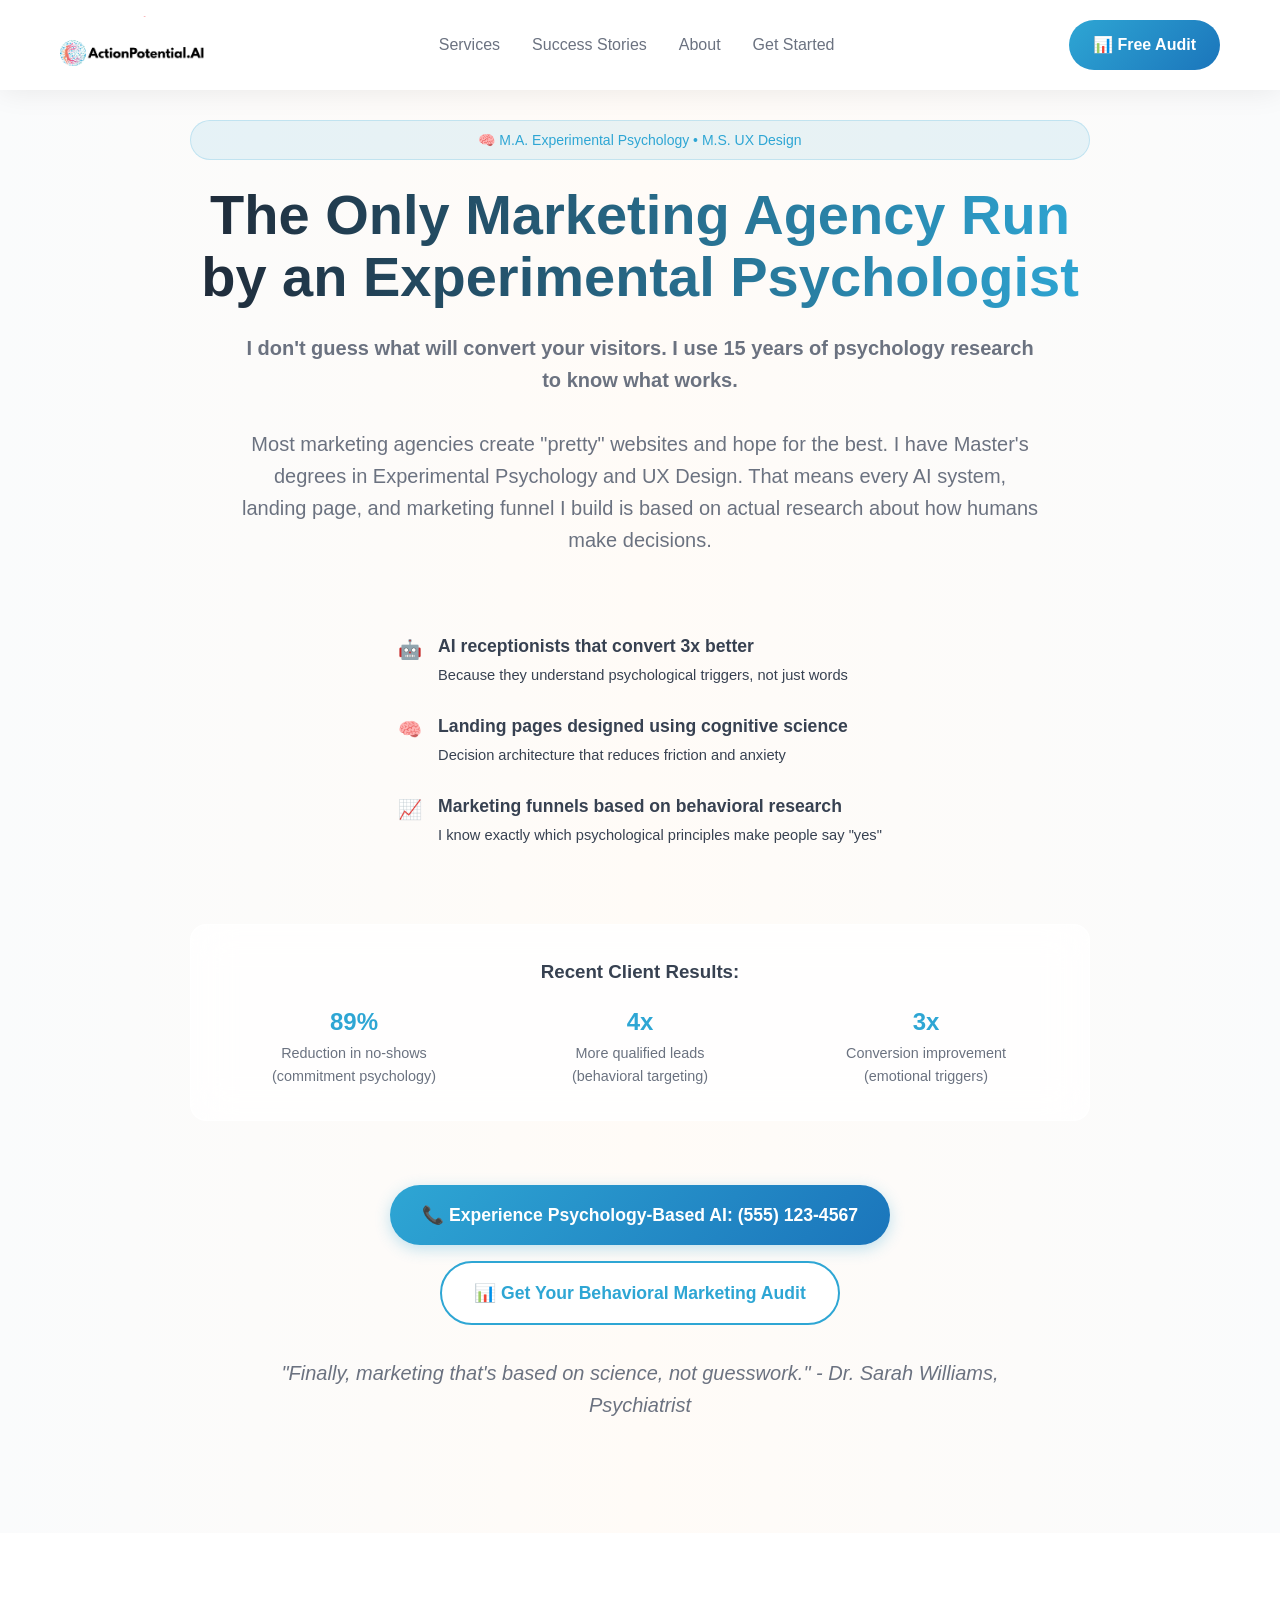
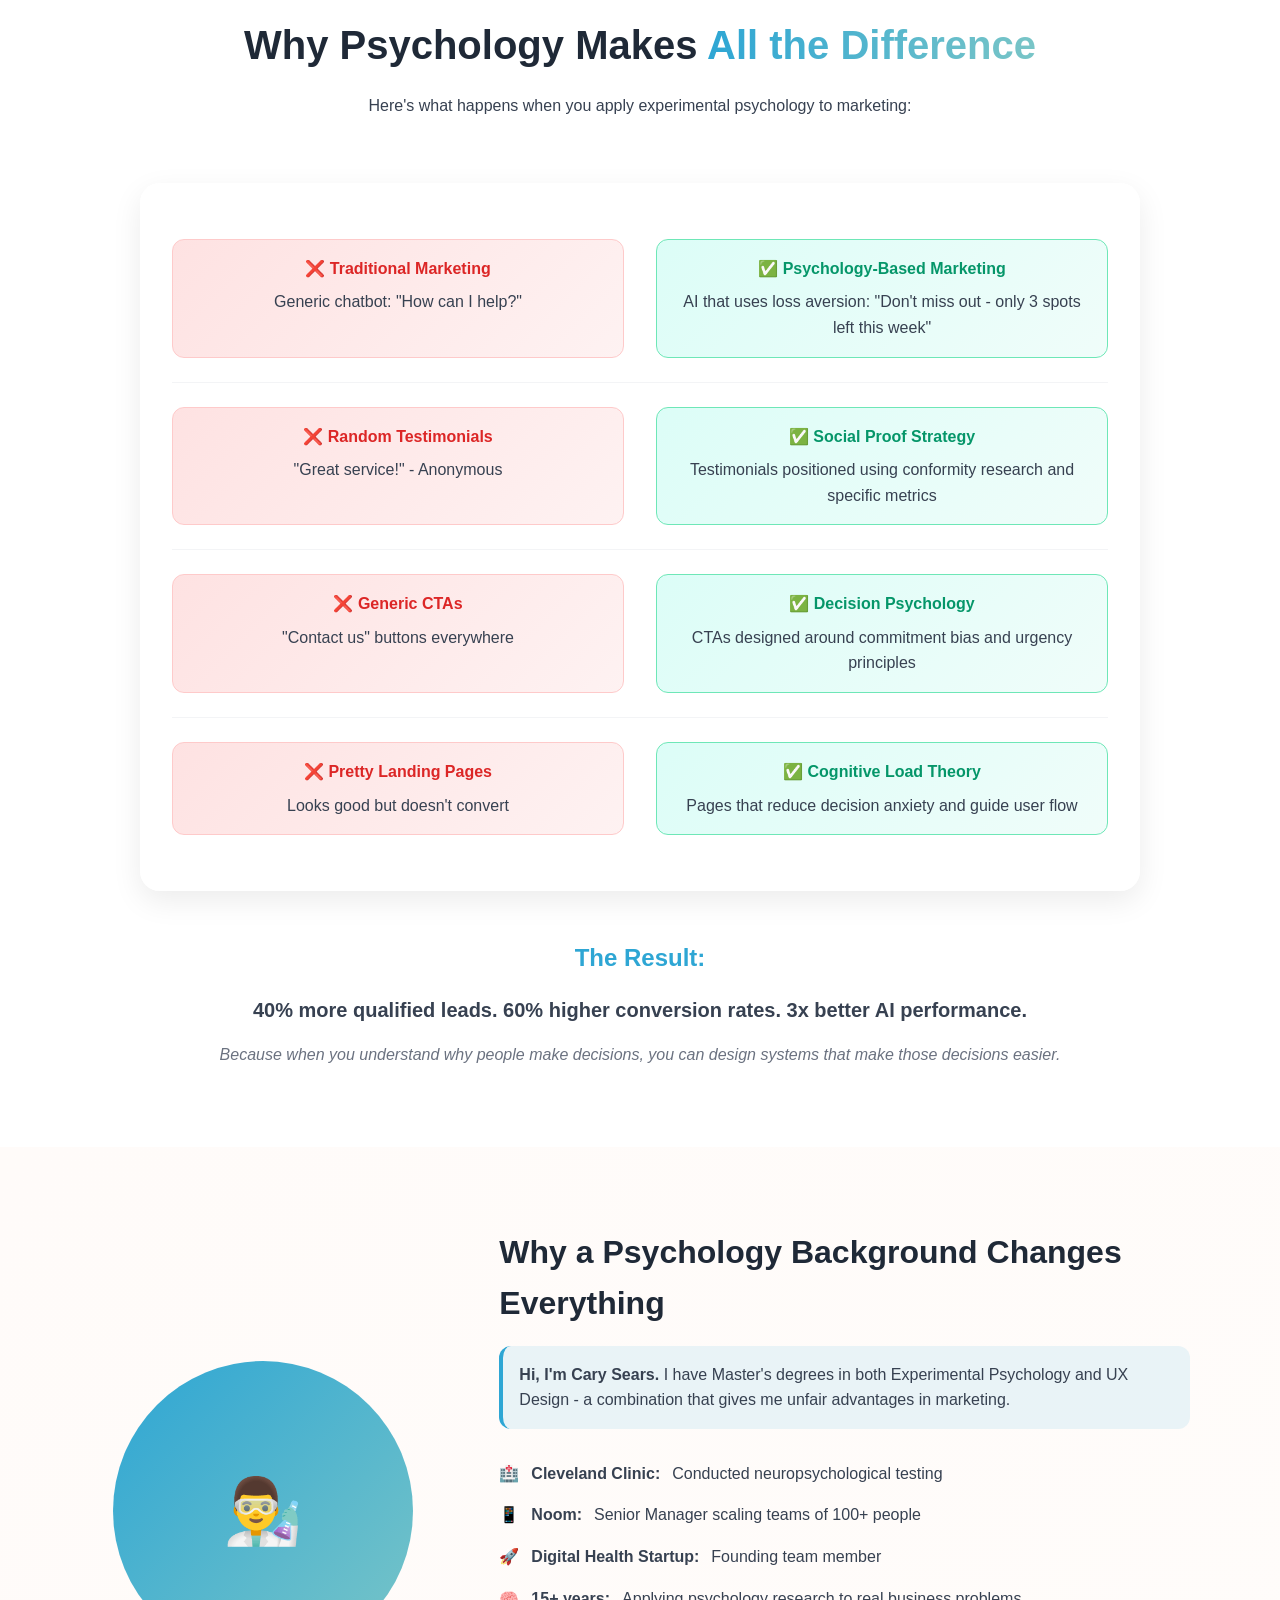
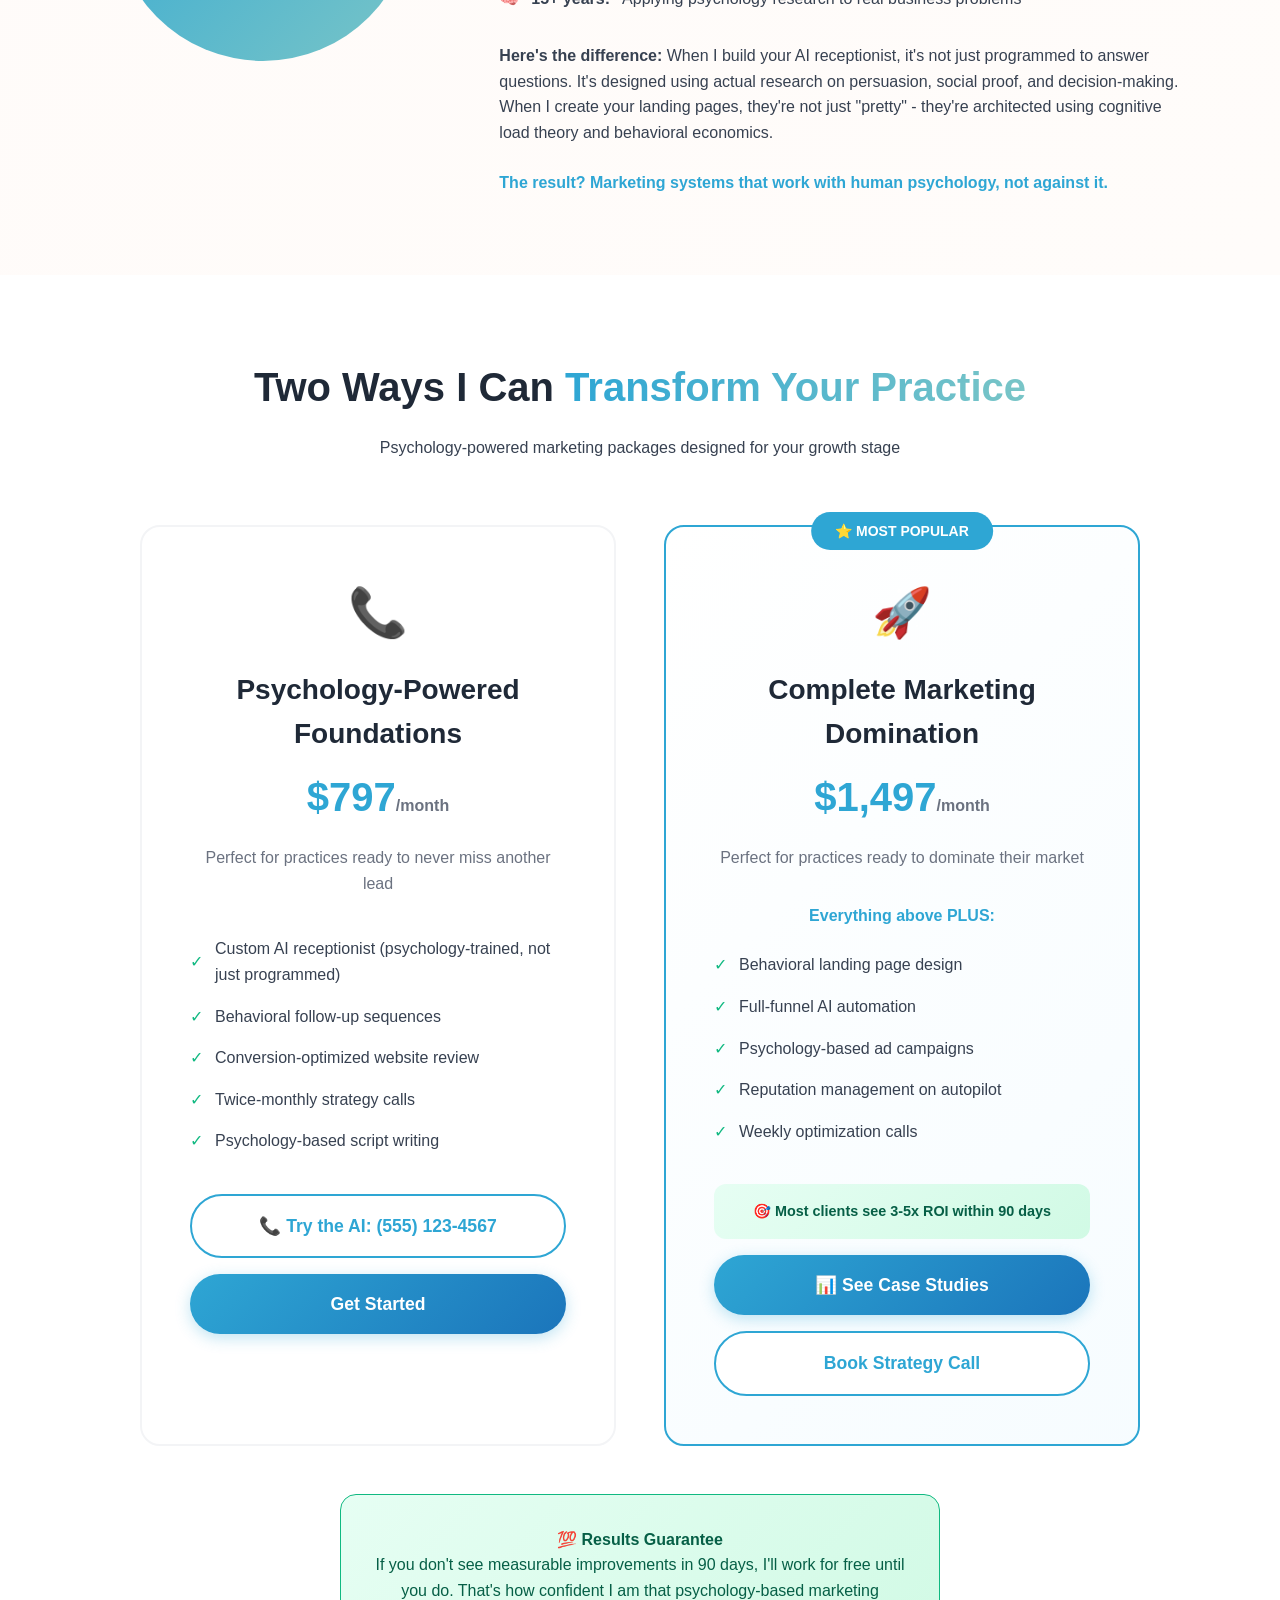
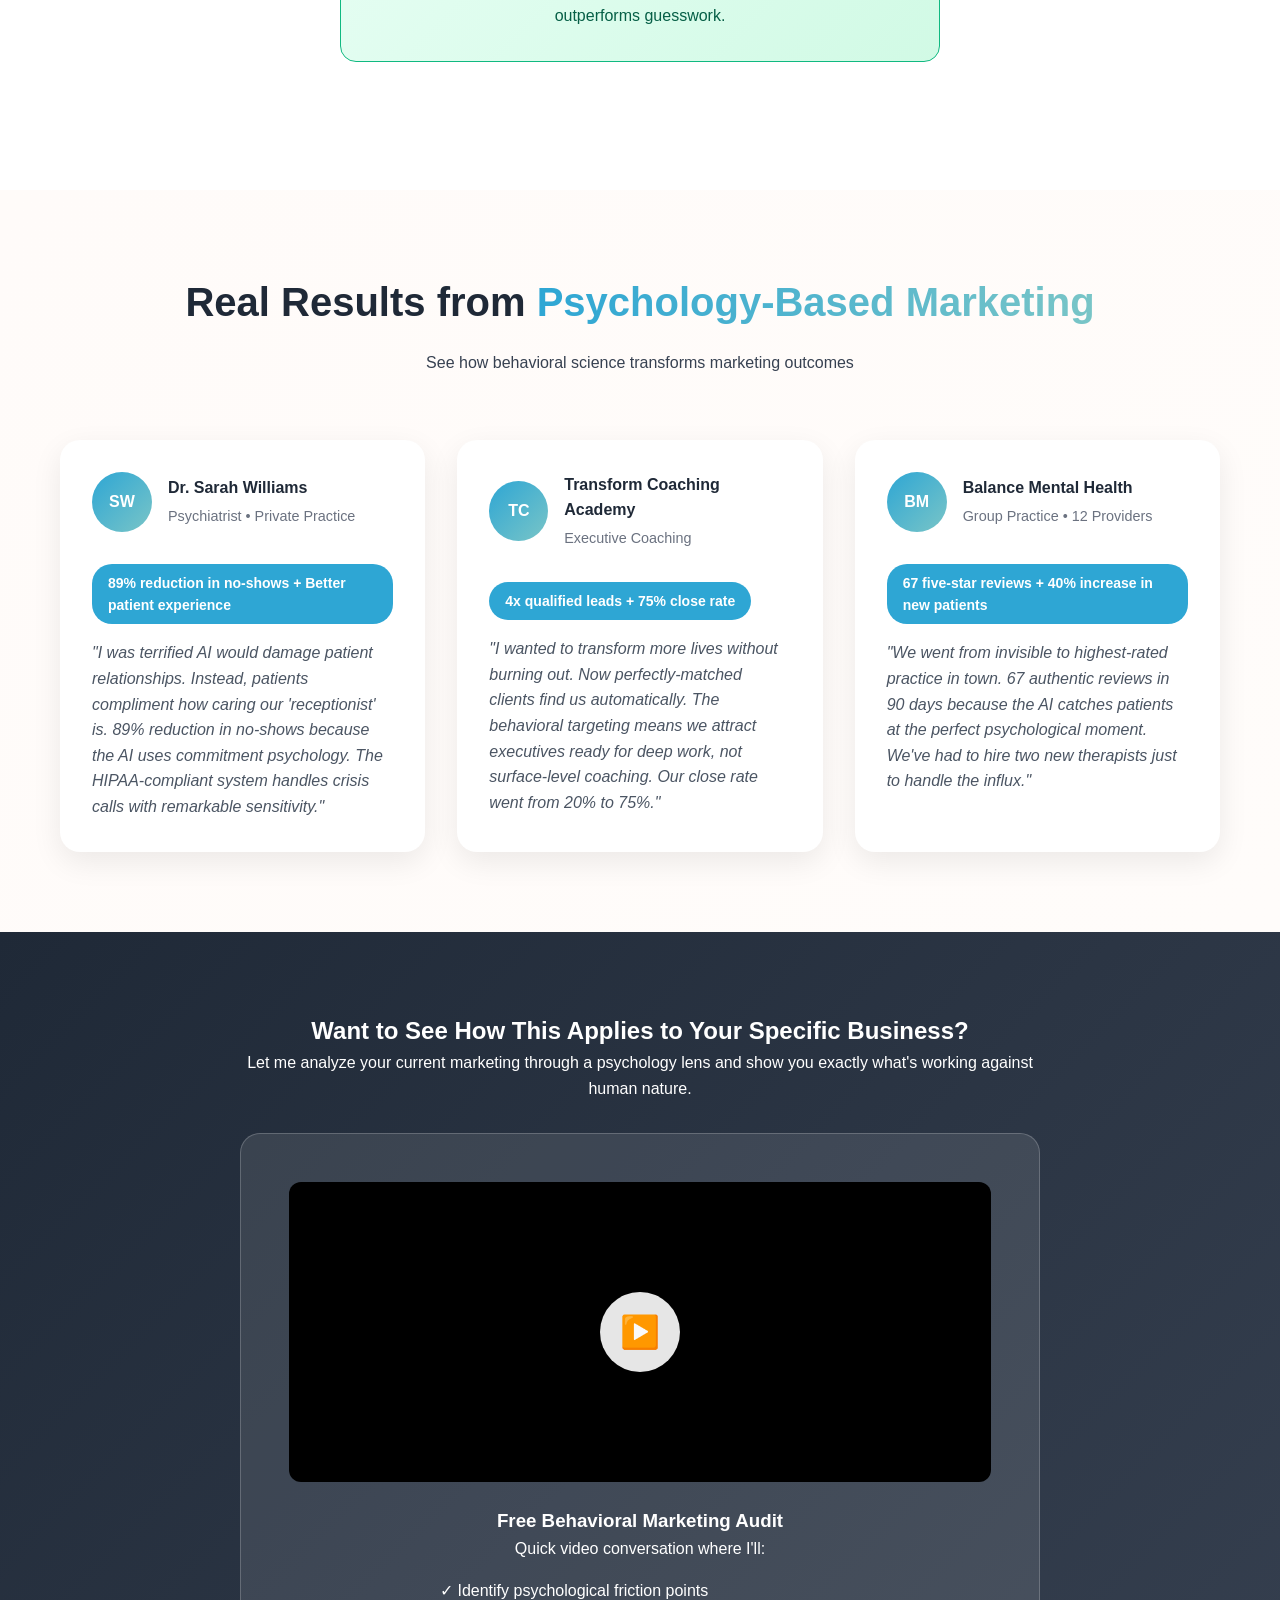
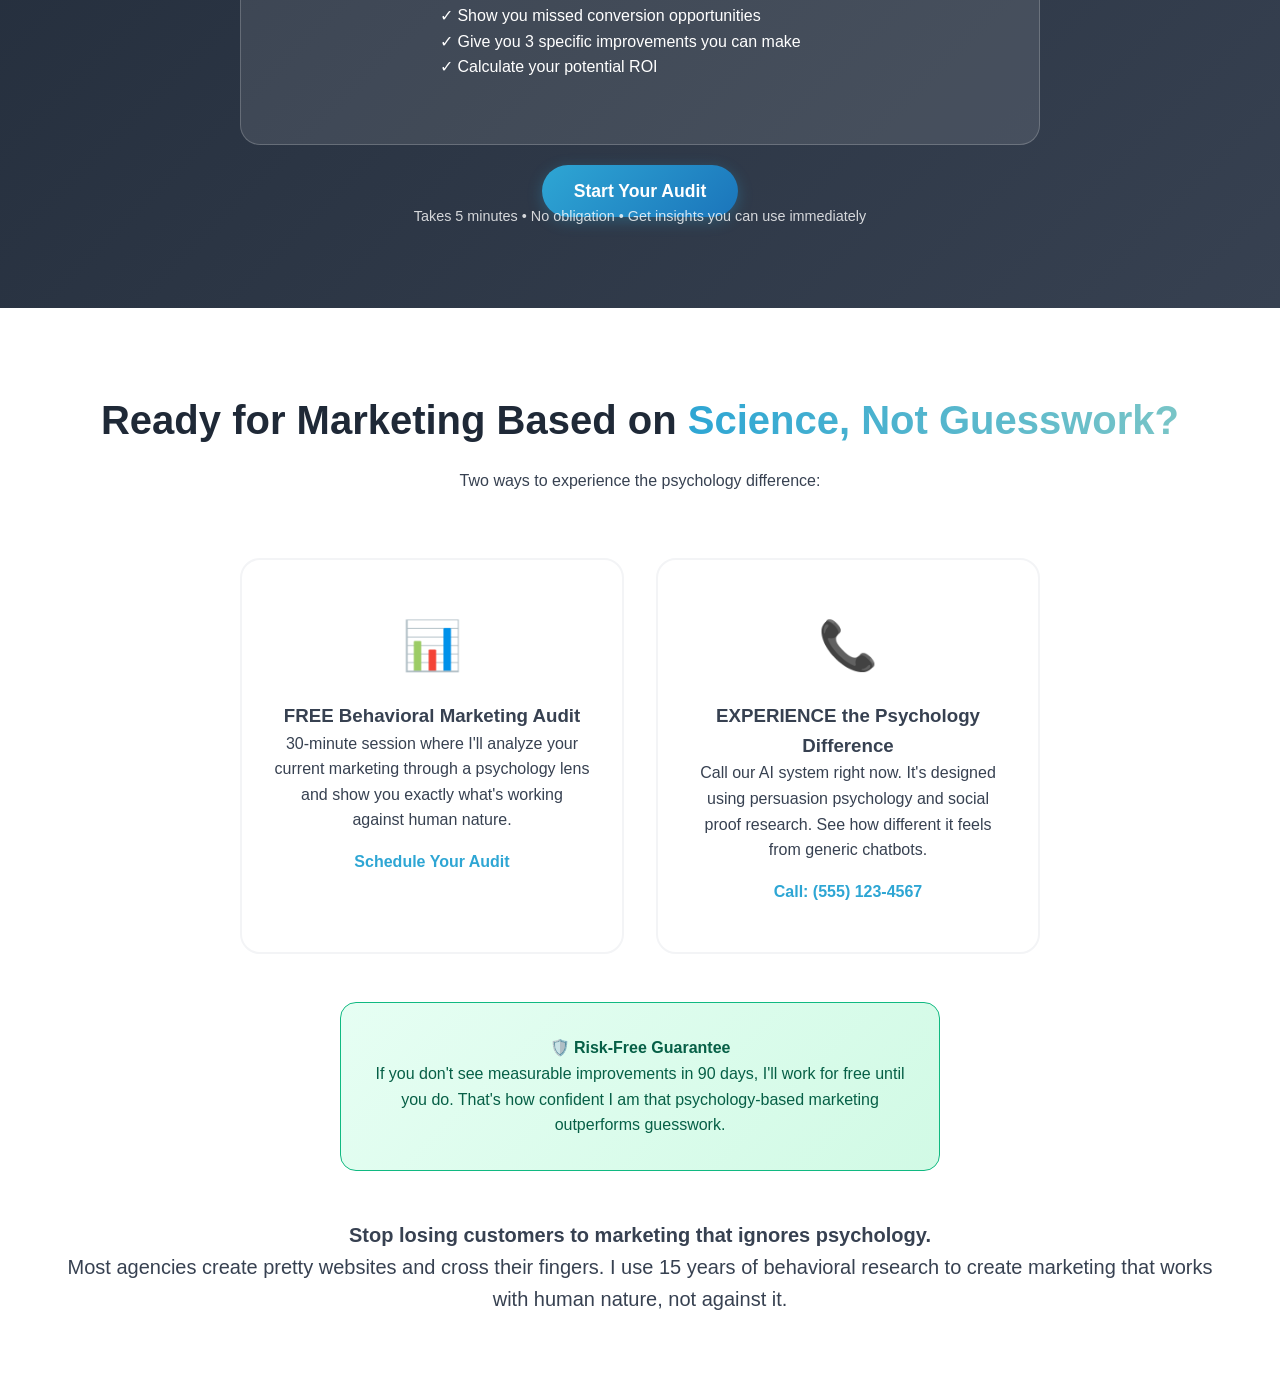
<file: mockup-redesign.html>
<!DOCTYPE html>
<html lang="en">
<head>
    <meta charset="UTF-8">
    <meta name="viewport" content="width=device-width, initial-scale=1.0">
    <title>ActionPotential.AI - The Only Marketing Agency Run by an Experimental Psychologist</title>
    <style>
        * {
            margin: 0;
            padding: 0;
            box-sizing: border-box;
            scroll-behavior: smooth;
        }

        body {
            font-family: -apple-system, BlinkMacSystemFont, 'Segoe UI', Roboto, sans-serif;
            line-height: 1.6;
            color: #374151;
            margin: 0;
            padding: 0;
            background: #fffbf9;
            overflow-x: hidden;
        }

        /* Keep existing visual styles but simplified */
        .container {
            max-width: 1200px;
            margin: 0 auto;
            padding: 0 20px;
        }

        /* Simplified Header */
        header {
            background: rgba(255, 255, 255, 0.95);
            backdrop-filter: blur(20px);
            box-shadow: 0 1px 30px rgba(0,0,0,0.08);
            position: fixed;
            width: 100%;
            top: 0;
            z-index: 1000;
            padding: 1rem 0;
        }

        nav {
            display: flex;
            justify-content: space-between;
            align-items: center;
        }

        .logo-image {
            height: 50px;
            width: auto;
        }

        .nav-links {
            display: flex;
            list-style: none;
            gap: 2rem;
            align-items: center;
        }

        .nav-links a {
            text-decoration: none;
            color: #6b7280;
            font-weight: 500;
            transition: color 0.3s;
        }

        .nav-links a:hover {
            color: #2EA6D4;
        }

        .header-cta {
            background: linear-gradient(135deg, #2EA6D4, #1B75BB);
            color: white;
            padding: 12px 24px;
            border-radius: 50px;
            text-decoration: none;
            font-weight: 600;
            transition: all 0.3s ease;
        }

        .header-cta:hover {
            transform: translateY(-2px);
            box-shadow: 0 8px 25px rgba(46, 166, 212, 0.3);
        }

        /* Hero Section - Psychology Focused */
        .hero {
            background: linear-gradient(90deg, #fafbfc 0%, #fffbf7 50%, #fafbfc 100%);
            padding: 120px 0 80px;
            position: relative;
        }

        .hero-content {
            display: grid;
            grid-template-columns: 1fr;
            max-width: 900px;
            margin: 0 auto;
            text-align: center;
        }

        .credentials-badge {
            background: rgba(46, 166, 212, 0.1);
            color: #2EA6D4;
            padding: 0.5rem 1.5rem;
            border-radius: 50px;
            font-size: 0.875rem;
            display: inline-block;
            margin-bottom: 1.5rem;
            border: 1px solid rgba(46, 166, 212, 0.2);
        }

        .hero h1 {
            font-size: 3.5rem;
            font-weight: 800;
            line-height: 1.1;
            margin-bottom: 1.5rem;
            background: linear-gradient(90deg, #1f2937 0%, #2EA6D4 50%, #1f2937 100%);
            background-size: 200% auto;
            -webkit-background-clip: text;
            -webkit-text-fill-color: transparent;
            background-clip: text;
        }

        .hero-subheadline {
            font-size: 1.5rem;
            font-weight: 600;
            color: #2EA6D4;
            margin-bottom: 1.5rem;
        }

        .hero p {
            font-size: 1.25rem;
            color: #6b7280;
            margin-bottom: 2rem;
            max-width: 800px;
            margin-left: auto;
            margin-right: auto;
        }

        .hero-bullets {
            list-style: none;
            margin: 2rem 0;
            text-align: left;
            max-width: 700px;
            margin-left: auto;
            margin-right: auto;
        }

        .hero-bullets li {
            padding: 0.75rem 0;
            font-size: 1.1rem;
            display: flex;
            align-items: flex-start;
            gap: 1rem;
        }

        .bullet-icon {
            color: #10b981;
            font-size: 1.2rem;
            margin-top: 0.2rem;
        }

        .hero-results {
            background: rgba(255, 255, 255, 0.8);
            backdrop-filter: blur(20px);
            border-radius: 16px;
            padding: 2rem;
            margin: 2rem 0;
            border: 1px solid rgba(255, 255, 255, 0.7);
        }

        .results-grid {
            display: grid;
            grid-template-columns: repeat(3, 1fr);
            gap: 1.5rem;
            margin-top: 1rem;
        }

        .result-item {
            text-align: center;
        }

        .result-metric {
            font-size: 1.5rem;
            font-weight: 700;
            color: #2EA6D4;
        }

        .result-desc {
            font-size: 0.9rem;
            color: #6b7280;
        }

        .hero-cta {
            display: flex;
            gap: 1rem;
            justify-content: center;
            flex-wrap: wrap;
            margin-top: 2rem;
        }

        .btn-primary {
            background: linear-gradient(135deg, #2EA6D4, #1B75BB);
            color: white;
            padding: 16px 32px;
            border-radius: 50px;
            text-decoration: none;
            font-weight: 600;
            font-size: 1.1rem;
            transition: all 0.3s ease;
            box-shadow: 0 4px 15px rgba(46, 166, 212, 0.3);
        }

        .btn-primary:hover {
            transform: translateY(-3px);
            box-shadow: 0 8px 25px rgba(46, 166, 212, 0.4);
        }

        .btn-secondary {
            background: white;
            color: #2EA6D4;
            padding: 16px 32px;
            border: 2px solid #2EA6D4;
            border-radius: 50px;
            text-decoration: none;
            font-weight: 600;
            font-size: 1.1rem;
            transition: all 0.3s ease;
        }

        .btn-secondary:hover {
            background: #2EA6D4;
            color: white;
        }

        /* Psychology Advantage Section */
        .psychology-advantage {
            padding: 80px 0;
            background: white;
        }

        .section-header {
            text-align: center;
            margin-bottom: 4rem;
        }

        .section-header h2 {
            font-size: 2.5rem;
            font-weight: 700;
            margin-bottom: 1rem;
            color: #1f2937;
        }

        .highlight {
            background: linear-gradient(90deg, #2EA6D4 0%, #79C5C7 50%, #2EA6D4 100%);
            background-size: 200% auto;
            -webkit-background-clip: text;
            -webkit-text-fill-color: transparent;
            background-clip: text;
        }

        .comparison-table {
            background: rgba(255, 255, 255, 0.8);
            border-radius: 20px;
            padding: 2rem;
            max-width: 1000px;
            margin: 0 auto;
            box-shadow: 0 10px 30px rgba(0, 0, 0, 0.08);
        }

        .comparison-row {
            display: grid;
            grid-template-columns: 1fr 1fr;
            gap: 2rem;
            padding: 1.5rem 0;
            border-bottom: 1px solid #f3f4f6;
        }

        .comparison-row:last-child {
            border-bottom: none;
        }

        .traditional, .psychology-based {
            text-align: center;
            padding: 1rem;
            border-radius: 12px;
        }

        .traditional {
            background: linear-gradient(135deg, #fee2e2, #fef2f2);
            border: 1px solid #fecaca;
        }

        .psychology-based {
            background: linear-gradient(135deg, #dcfdf7, #f0fdfa);
            border: 1px solid #6ee7b7;
        }

        .comparison-header {
            font-weight: 600;
            margin-bottom: 0.5rem;
        }

        .traditional .comparison-header {
            color: #dc2626;
        }

        .psychology-based .comparison-header {
            color: #059669;
        }

        /* Meet Your Scientist Section */
        .meet-scientist {
            padding: 80px 0;
            background: linear-gradient(135deg, #fffbf9, #fffcfa);
        }

        .scientist-content {
            display: grid;
            grid-template-columns: 1fr 2fr;
            gap: 4rem;
            align-items: center;
            max-width: 1100px;
            margin: 0 auto;
        }

        .scientist-photo {
            background: linear-gradient(135deg, #2EA6D4, #79C5C7);
            width: 300px;
            height: 300px;
            border-radius: 50%;
            display: flex;
            align-items: center;
            justify-content: center;
            font-size: 4rem;
            color: white;
            margin: 0 auto;
        }

        .scientist-bio h3 {
            font-size: 2rem;
            color: #1f2937;
            margin-bottom: 1rem;
        }

        .credentials {
            background: rgba(46, 166, 212, 0.1);
            padding: 1rem;
            border-radius: 12px;
            margin: 1rem 0;
            border-left: 4px solid #2EA6D4;
        }

        .background-items {
            list-style: none;
            margin: 1.5rem 0;
        }

        .background-items li {
            padding: 0.5rem 0;
            display: flex;
            align-items: center;
            gap: 0.75rem;
        }

        /* Services Section - Simplified */
        .services {
            padding: 80px 0;
            background: white;
        }

        .services-grid {
            display: grid;
            grid-template-columns: repeat(2, 1fr);
            gap: 3rem;
            max-width: 1000px;
            margin: 0 auto;
        }

        .service-tier {
            background: rgba(255, 255, 255, 0.9);
            border-radius: 20px;
            padding: 3rem;
            text-align: center;
            transition: all 0.3s ease;
            border: 2px solid #f3f4f6;
            position: relative;
        }

        .service-tier:hover {
            transform: translateY(-5px);
            box-shadow: 0 20px 40px rgba(0, 0, 0, 0.1);
        }

        .service-tier.featured {
            border-color: #2EA6D4;
            background: linear-gradient(135deg, rgba(255, 255, 255, 0.95), rgba(246, 252, 255, 0.95));
        }

        .featured-badge {
            position: absolute;
            top: -15px;
            left: 50%;
            transform: translateX(-50%);
            background: #2EA6D4;
            color: white;
            padding: 0.5rem 1.5rem;
            border-radius: 50px;
            font-size: 0.875rem;
            font-weight: 600;
        }

        .service-icon {
            font-size: 3rem;
            margin-bottom: 1rem;
        }

        .service-tier h3 {
            font-size: 1.75rem;
            margin-bottom: 0.5rem;
            color: #1f2937;
        }

        .service-price {
            font-size: 2.5rem;
            font-weight: 700;
            color: #2EA6D4;
            margin-bottom: 1rem;
        }

        .service-description {
            color: #6b7280;
            margin-bottom: 2rem;
            line-height: 1.6;
        }

        .service-features {
            list-style: none;
            margin-bottom: 2rem;
            text-align: left;
        }

        .service-features li {
            padding: 0.5rem 0;
            display: flex;
            align-items: center;
            gap: 0.75rem;
        }

        .roi-note {
            background: linear-gradient(135deg, #e6fef3, #d1fae5);
            color: #065f46;
            padding: 1rem;
            border-radius: 12px;
            margin: 1rem 0;
            font-size: 0.9rem;
            font-weight: 600;
        }

        /* Testimonials */
        .testimonials {
            padding: 80px 0;
            background: linear-gradient(135deg, #fffbf9, #fffcfa);
        }

        .testimonials-grid {
            display: grid;
            grid-template-columns: repeat(auto-fit, minmax(350px, 1fr));
            gap: 2rem;
            margin-top: 3rem;
        }

        .testimonial-card {
            background: white;
            border-radius: 20px;
            padding: 2rem;
            box-shadow: 0 10px 30px rgba(0, 0, 0, 0.08);
            transition: all 0.3s ease;
        }

        .testimonial-card:hover {
            transform: translateY(-3px);
        }

        .testimonial-header {
            display: flex;
            align-items: center;
            gap: 1rem;
            margin-bottom: 1rem;
        }

        .testimonial-avatar {
            width: 60px;
            height: 60px;
            background: linear-gradient(135deg, #2EA6D4, #79C5C7);
            border-radius: 50%;
            display: flex;
            align-items: center;
            justify-content: center;
            color: white;
            font-weight: 600;
        }

        .testimonial-info h4 {
            color: #1f2937;
            margin-bottom: 0.25rem;
        }

        .testimonial-role {
            color: #6b7280;
            font-size: 0.9rem;
        }

        .testimonial-result {
            background: #2EA6D4;
            color: white;
            padding: 0.5rem 1rem;
            border-radius: 20px;
            font-size: 0.875rem;
            font-weight: 600;
            margin: 1rem 0;
            display: inline-block;
        }

        .testimonial-quote {
            font-style: italic;
            color: #4b5563;
            line-height: 1.6;
        }

        /* VideoAsk Integration Section */
        .videoask-section {
            padding: 80px 0;
            background: linear-gradient(135deg, #1f2937, #374151);
            color: white;
            text-align: center;
        }

        .videoask-container {
            max-width: 800px;
            margin: 0 auto;
        }

        .videoask-preview {
            background: rgba(255, 255, 255, 0.1);
            border-radius: 20px;
            padding: 3rem;
            margin: 2rem 0;
            border: 1px solid rgba(255, 255, 255, 0.2);
        }

        .video-placeholder {
            background: #000;
            border-radius: 12px;
            height: 300px;
            display: flex;
            align-items: center;
            justify-content: center;
            margin-bottom: 1.5rem;
            position: relative;
        }

        .play-button {
            width: 80px;
            height: 80px;
            background: rgba(255, 255, 255, 0.9);
            border-radius: 50%;
            display: flex;
            align-items: center;
            justify-content: center;
            color: #2EA6D4;
            font-size: 2rem;
            cursor: pointer;
            transition: all 0.3s ease;
        }

        .play-button:hover {
            transform: scale(1.1);
        }

        /* CTA Section */
        .final-cta {
            padding: 80px 0;
            background: white;
            text-align: center;
        }

        .cta-options {
            display: grid;
            grid-template-columns: repeat(2, 1fr);
            gap: 2rem;
            max-width: 800px;
            margin: 3rem auto;
        }

        .cta-option {
            background: rgba(255, 255, 255, 0.9);
            border: 2px solid #f3f4f6;
            border-radius: 20px;
            padding: 3rem 2rem;
            text-decoration: none;
            color: inherit;
            transition: all 0.3s ease;
        }

        .cta-option:hover {
            border-color: #2EA6D4;
            transform: translateY(-3px);
            box-shadow: 0 15px 35px rgba(46, 166, 212, 0.1);
        }

        .cta-icon {
            font-size: 3rem;
            margin-bottom: 1rem;
        }

        .guarantee {
            background: linear-gradient(135deg, #e6fef3, #d1fae5);
            color: #065f46;
            padding: 2rem;
            border-radius: 16px;
            margin: 3rem auto;
            max-width: 600px;
            text-align: center;
            border: 1px solid #10b981;
        }

        /* Mobile Responsive */
        @media (max-width: 768px) {
            .hero h1 {
                font-size: 2.5rem;
            }

            .hero-content,
            .scientist-content,
            .services-grid,
            .comparison-row,
            .cta-options {
                grid-template-columns: 1fr;
            }

            .scientist-photo {
                width: 200px;
                height: 200px;
                font-size: 3rem;
            }

            .results-grid {
                grid-template-columns: 1fr;
                gap: 1rem;
            }

            .nav-links {
                display: none;
            }
        }
    </style>
</head>
<body>
    <!-- Header -->
    <header>
        <div class="container">
            <nav>
                <div class="logo">
                    <img src="logotrans.png" alt="ActionPotential.AI" class="logo-image">
                </div>
                <ul class="nav-links">
                    <li><a href="#services">Services</a></li>
                    <li><a href="#proof">Success Stories</a></li>
                    <li><a href="#about">About</a></li>
                    <li><a href="#get-started">Get Started</a></li>
                </ul>
                <a href="#videoask" class="header-cta">📊 Free Audit</a>
            </nav>
        </div>
    </header>

    <!-- Hero Section -->
    <section class="hero">
        <div class="container">
            <div class="hero-content">
                <div class="credentials-badge">
                    🧠 M.A. Experimental Psychology • M.S. UX Design
                </div>
                
                <h1>The Only Marketing Agency Run by an Experimental Psychologist</h1>
                
                <p class="hero-subheadline">I don't guess what will convert your visitors. I use 15 years of psychology research to know what works.</p>
                
                <p>Most marketing agencies create "pretty" websites and hope for the best. I have Master's degrees in Experimental Psychology and UX Design. That means every AI system, landing page, and marketing funnel I build is based on actual research about how humans make decisions.</p>

                <ul class="hero-bullets">
                    <li>
                        <span class="bullet-icon">🤖</span>
                        <div>
                            <strong>AI receptionists that convert 3x better</strong><br>
                            <small>Because they understand psychological triggers, not just words</small>
                        </div>
                    </li>
                    <li>
                        <span class="bullet-icon">🧠</span>
                        <div>
                            <strong>Landing pages designed using cognitive science</strong><br>
                            <small>Decision architecture that reduces friction and anxiety</small>
                        </div>
                    </li>
                    <li>
                        <span class="bullet-icon">📈</span>
                        <div>
                            <strong>Marketing funnels based on behavioral research</strong><br>
                            <small>I know exactly which psychological principles make people say "yes"</small>
                        </div>
                    </li>
                </ul>

                <div class="hero-results">
                    <h3>Recent Client Results:</h3>
                    <div class="results-grid">
                        <div class="result-item">
                            <div class="result-metric">89%</div>
                            <div class="result-desc">Reduction in no-shows<br>(commitment psychology)</div>
                        </div>
                        <div class="result-item">
                            <div class="result-metric">4x</div>
                            <div class="result-desc">More qualified leads<br>(behavioral targeting)</div>
                        </div>
                        <div class="result-item">
                            <div class="result-metric">3x</div>
                            <div class="result-desc">Conversion improvement<br>(emotional triggers)</div>
                        </div>
                    </div>
                </div>

                <div class="hero-cta">
                    <a href="tel:555-123-4567" class="btn-primary">📞 Experience Psychology-Based AI: (555) 123-4567</a>
                    <a href="#videoask" class="btn-secondary">📊 Get Your Behavioral Marketing Audit</a>
                </div>

                <p style="margin-top: 2rem; font-style: italic; color: #6b7280;">
                    "Finally, marketing that's based on science, not guesswork." - Dr. Sarah Williams, Psychiatrist
                </p>
            </div>
        </div>
    </section>

    <!-- Psychology Advantage Section -->
    <section class="psychology-advantage">
        <div class="container">
            <div class="section-header">
                <h2>Why Psychology Makes <span class="highlight">All the Difference</span></h2>
                <p>Here's what happens when you apply experimental psychology to marketing:</p>
            </div>

            <div class="comparison-table">
                <div class="comparison-row">
                    <div class="traditional">
                        <div class="comparison-header">❌ Traditional Marketing</div>
                        <p>Generic chatbot: "How can I help?"</p>
                    </div>
                    <div class="psychology-based">
                        <div class="comparison-header">✅ Psychology-Based Marketing</div>
                        <p>AI that uses loss aversion: "Don't miss out - only 3 spots left this week"</p>
                    </div>
                </div>

                <div class="comparison-row">
                    <div class="traditional">
                        <div class="comparison-header">❌ Random Testimonials</div>
                        <p>"Great service!" - Anonymous</p>
                    </div>
                    <div class="psychology-based">
                        <div class="comparison-header">✅ Social Proof Strategy</div>
                        <p>Testimonials positioned using conformity research and specific metrics</p>
                    </div>
                </div>

                <div class="comparison-row">
                    <div class="traditional">
                        <div class="comparison-header">❌ Generic CTAs</div>
                        <p>"Contact us" buttons everywhere</p>
                    </div>
                    <div class="psychology-based">
                        <div class="comparison-header">✅ Decision Psychology</div>
                        <p>CTAs designed around commitment bias and urgency principles</p>
                    </div>
                </div>

                <div class="comparison-row">
                    <div class="traditional">
                        <div class="comparison-header">❌ Pretty Landing Pages</div>
                        <p>Looks good but doesn't convert</p>
                    </div>
                    <div class="psychology-based">
                        <div class="comparison-header">✅ Cognitive Load Theory</div>
                        <p>Pages that reduce decision anxiety and guide user flow</p>
                    </div>
                </div>
            </div>

            <div style="text-align: center; margin-top: 3rem;">
                <h3 style="color: #2EA6D4; font-size: 1.5rem; margin-bottom: 1rem;">The Result:</h3>
                <p style="font-size: 1.25rem; font-weight: 600;">40% more qualified leads. 60% higher conversion rates. 3x better AI performance.</p>
                <p style="font-style: italic; color: #6b7280; margin-top: 1rem;">
                    Because when you understand why people make decisions, you can design systems that make those decisions easier.
                </p>
            </div>
        </div>
    </section>

    <!-- Meet Your Behavioral Scientist -->
    <section class="meet-scientist" id="about">
        <div class="container">
            <div class="scientist-content">
                <div class="scientist-photo">
                    👨‍🔬
                </div>
                
                <div class="scientist-bio">
                    <h3>Why a Psychology Background Changes Everything</h3>
                    
                    <div class="credentials">
                        <strong>Hi, I'm Cary Sears.</strong> I have Master's degrees in both Experimental Psychology and UX Design - a combination that gives me unfair advantages in marketing.
                    </div>

                    <ul class="background-items">
                        <li>
                            <span style="color: #2EA6D4;">🏥</span>
                            <strong>Cleveland Clinic:</strong> Conducted neuropsychological testing
                        </li>
                        <li>
                            <span style="color: #2EA6D4;">📱</span>
                            <strong>Noom:</strong> Senior Manager scaling teams of 100+ people
                        </li>
                        <li>
                            <span style="color: #2EA6D4;">🚀</span>
                            <strong>Digital Health Startup:</strong> Founding team member
                        </li>
                        <li>
                            <span style="color: #2EA6D4;">🧠</span>
                            <strong>15+ years:</strong> Applying psychology research to real business problems
                        </li>
                    </ul>

                    <p><strong>Here's the difference:</strong> When I build your AI receptionist, it's not just programmed to answer questions. It's designed using actual research on persuasion, social proof, and decision-making.</p>

                    <p>When I create your landing pages, they're not just "pretty" - they're architected using cognitive load theory and behavioral economics.</p>

                    <p style="color: #2EA6D4; font-weight: 600; margin-top: 1.5rem;">The result? Marketing systems that work with human psychology, not against it.</p>
                </div>
            </div>
        </div>
    </section>

    <!-- Services Section -->
    <section class="services" id="services">
        <div class="container">
            <div class="section-header">
                <h2>Two Ways I Can <span class="highlight">Transform Your Practice</span></h2>
                <p>Psychology-powered marketing packages designed for your growth stage</p>
            </div>

            <div class="services-grid">
                <!-- Foundation Package -->
                <div class="service-tier">
                    <div class="service-icon">📞</div>
                    <h3>Psychology-Powered Foundations</h3>
                    <div class="service-price">$797<span style="font-size: 1rem; color: #6b7280;">/month</span></div>
                    
                    <p class="service-description">Perfect for practices ready to never miss another lead</p>

                    <ul class="service-features">
                        <li><span style="color: #10b981;">✓</span> Custom AI receptionist (psychology-trained, not just programmed)</li>
                        <li><span style="color: #10b981;">✓</span> Behavioral follow-up sequences</li>
                        <li><span style="color: #10b981;">✓</span> Conversion-optimized website review</li>
                        <li><span style="color: #10b981;">✓</span> Twice-monthly strategy calls</li>
                        <li><span style="color: #10b981;">✓</span> Psychology-based script writing</li>
                    </ul>

                    <a href="tel:555-123-4567" class="btn-secondary" style="width: 100%; margin-bottom: 1rem; display: inline-block; text-align: center;">📞 Try the AI: (555) 123-4567</a>
                    <a href="#videoask" class="btn-primary" style="width: 100%; display: inline-block; text-align: center;">Get Started</a>
                </div>

                <!-- Complete Package -->
                <div class="service-tier featured">
                    <div class="featured-badge">⭐ MOST POPULAR</div>
                    <div class="service-icon">🚀</div>
                    <h3>Complete Marketing Domination</h3>
                    <div class="service-price">$1,497<span style="font-size: 1rem; color: #6b7280;">/month</span></div>
                    
                    <p class="service-description">Perfect for practices ready to dominate their market</p>

                    <p style="font-weight: 600; color: #2EA6D4; margin-bottom: 1rem;">Everything above PLUS:</p>
                    
                    <ul class="service-features">
                        <li><span style="color: #10b981;">✓</span> Behavioral landing page design</li>
                        <li><span style="color: #10b981;">✓</span> Full-funnel AI automation</li>
                        <li><span style="color: #10b981;">✓</span> Psychology-based ad campaigns</li>
                        <li><span style="color: #10b981;">✓</span> Reputation management on autopilot</li>
                        <li><span style="color: #10b981;">✓</span> Weekly optimization calls</li>
                    </ul>

                    <div class="roi-note">
                        🎯 Most clients see 3-5x ROI within 90 days
                    </div>

                    <a href="#videoask" class="btn-primary" style="width: 100%; margin-bottom: 1rem; display: inline-block; text-align: center;">📊 See Case Studies</a>
                    <a href="#videoask" class="btn-secondary" style="width: 100%; display: inline-block; text-align: center;">Book Strategy Call</a>
                </div>
            </div>

            <div class="guarantee">
                <h4>💯 Results Guarantee</h4>
                <p>If you don't see measurable improvements in 90 days, I'll work for free until you do. That's how confident I am that psychology-based marketing outperforms guesswork.</p>
            </div>
        </div>
    </section>

    <!-- Testimonials Section -->
    <section class="testimonials" id="proof">
        <div class="container">
            <div class="section-header">
                <h2>Real Results from <span class="highlight">Psychology-Based Marketing</span></h2>
                <p>See how behavioral science transforms marketing outcomes</p>
            </div>

            <div class="testimonials-grid">
                <div class="testimonial-card">
                    <div class="testimonial-header">
                        <div class="testimonial-avatar">SW</div>
                        <div class="testimonial-info">
                            <h4>Dr. Sarah Williams</h4>
                            <div class="testimonial-role">Psychiatrist • Private Practice</div>
                        </div>
                    </div>
                    <div class="testimonial-result">89% reduction in no-shows + Better patient experience</div>
                    <p class="testimonial-quote">
                        "I was terrified AI would damage patient relationships. Instead, patients compliment how caring our 'receptionist' is. 89% reduction in no-shows because the AI uses commitment psychology. The HIPAA-compliant system handles crisis calls with remarkable sensitivity."
                    </p>
                </div>

                <div class="testimonial-card">
                    <div class="testimonial-header">
                        <div class="testimonial-avatar">TC</div>
                        <div class="testimonial-info">
                            <h4>Transform Coaching Academy</h4>
                            <div class="testimonial-role">Executive Coaching</div>
                        </div>
                    </div>
                    <div class="testimonial-result">4x qualified leads + 75% close rate</div>
                    <p class="testimonial-quote">
                        "I wanted to transform more lives without burning out. Now perfectly-matched clients find us automatically. The behavioral targeting means we attract executives ready for deep work, not surface-level coaching. Our close rate went from 20% to 75%."
                    </p>
                </div>

                <div class="testimonial-card">
                    <div class="testimonial-header">
                        <div class="testimonial-avatar">BM</div>
                        <div class="testimonial-info">
                            <h4>Balance Mental Health</h4>
                            <div class="testimonial-role">Group Practice • 12 Providers</div>
                        </div>
                    </div>
                    <div class="testimonial-result">67 five-star reviews + 40% increase in new patients</div>
                    <p class="testimonial-quote">
                        "We went from invisible to highest-rated practice in town. 67 authentic reviews in 90 days because the AI catches patients at the perfect psychological moment. We've had to hire two new therapists just to handle the influx."
                    </p>
                </div>
            </div>
        </div>
    </section>

    <!-- VideoAsk Integration Section -->
    <section class="videoask-section" id="videoask">
        <div class="container">
            <div class="videoask-container">
                <h2>Want to See How This Applies to Your Specific Business?</h2>
                <p>Let me analyze your current marketing through a psychology lens and show you exactly what's working against human nature.</p>

                <div class="videoask-preview">
                    <div class="video-placeholder">
                        <div class="play-button">▶️</div>
                    </div>
                    <h3>Free Behavioral Marketing Audit</h3>
                    <p>Quick video conversation where I'll:</p>
                    <ul style="list-style: none; text-align: left; max-width: 400px; margin: 1rem auto;">
                        <li>✓ Identify psychological friction points</li>
                        <li>✓ Show you missed conversion opportunities</li>
                        <li>✓ Give you 3 specific improvements you can make</li>
                        <li>✓ Calculate your potential ROI</li>
                    </ul>
                </div>

                <a href="#videoask" class="btn-primary" style="margin: 1rem;">Start Your Audit</a>
                <p style="font-size: 0.9rem; opacity: 0.8;">Takes 5 minutes • No obligation • Get insights you can use immediately</p>
            </div>
        </div>
    </section>

    <!-- Final CTA Section -->
    <section class="final-cta" id="get-started">
        <div class="container">
            <div class="section-header">
                <h2>Ready for Marketing Based on <span class="highlight">Science, Not Guesswork?</span></h2>
                <p>Two ways to experience the psychology difference:</p>
            </div>

            <div class="cta-options">
                <a href="#videoask" class="cta-option">
                    <div class="cta-icon">📊</div>
                    <h3>FREE Behavioral Marketing Audit</h3>
                    <p>30-minute session where I'll analyze your current marketing through a psychology lens and show you exactly what's working against human nature.</p>
                    <div style="color: #2EA6D4; font-weight: 600; margin-top: 1rem;">Schedule Your Audit</div>
                </a>

                <a href="tel:555-123-4567" class="cta-option">
                    <div class="cta-icon">📞</div>
                    <h3>EXPERIENCE the Psychology Difference</h3>
                    <p>Call our AI system right now. It's designed using persuasion psychology and social proof research. See how different it feels from generic chatbots.</p>
                    <div style="color: #2EA6D4; font-weight: 600; margin-top: 1rem;">Call: (555) 123-4567</div>
                </a>
            </div>

            <div class="guarantee">
                <h4>🛡️ Risk-Free Guarantee</h4>
                <p>If you don't see measurable improvements in 90 days, I'll work for free until you do. That's how confident I am that psychology-based marketing outperforms guesswork.</p>
            </div>

            <p style="margin-top: 3rem; font-size: 1.25rem; color: #374151;">
                <strong>Stop losing customers to marketing that ignores psychology.</strong><br>
                Most agencies create pretty websites and cross their fingers. I use 15 years of behavioral research to create marketing that works with human nature, not against it.
            </p>
        </div>
    </section>

    <script>
        // Simple scroll animations
        const observerOptions = {
            threshold: 0.1,
            rootMargin: '0px 0px -50px 0px'
        };

        const observer = new IntersectionObserver((entries) => {
            entries.forEach(entry => {
                if (entry.isIntersecting) {
                    entry.target.style.opacity = '1';
                    entry.target.style.transform = 'translateY(0)';
                }
            });
        }, observerOptions);

        // Apply animation to all sections
        document.querySelectorAll('section').forEach(section => {
            section.style.opacity = '0';
            section.style.transform = 'translateY(20px)';
            section.style.transition = 'all 0.8s ease';
            observer.observe(section);
        });

        // Smooth scrolling for anchor links
        document.querySelectorAll('a[href^="#"]').forEach(anchor => {
            anchor.addEventListener('click', function (e) {
                e.preventDefault();
                const target = document.querySelector(this.getAttribute('href'));
                if (target) {
                    target.scrollIntoView({
                        behavior: 'smooth',
                        block: 'start'
                    });
                }
            });
        });

        // VideoAsk placeholder functionality
        document.querySelector('.play-button').addEventListener('click', function() {
            alert('VideoAsk integration would launch here. This would open an interactive video conversation where prospects can ask questions and you can qualify them using psychology-based questions.');
        });
    </script>
</body>
</html>
</file>
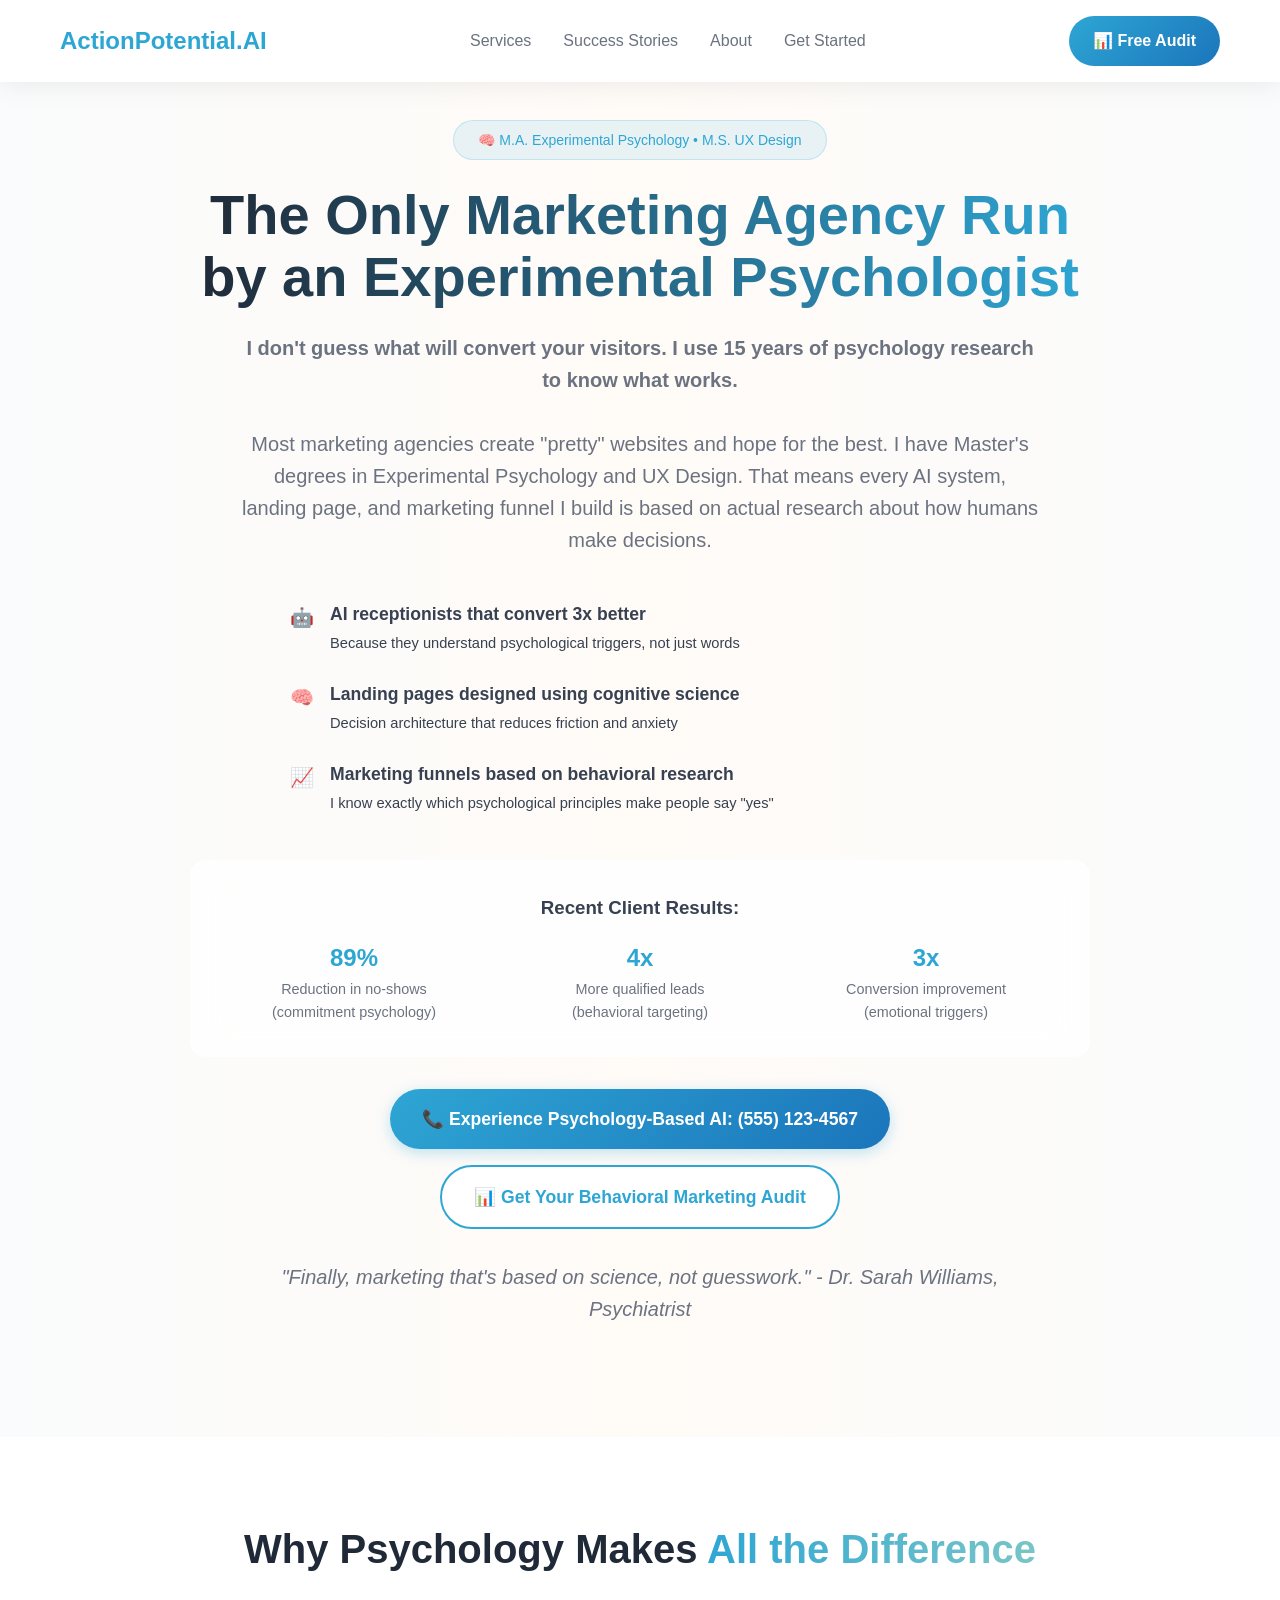
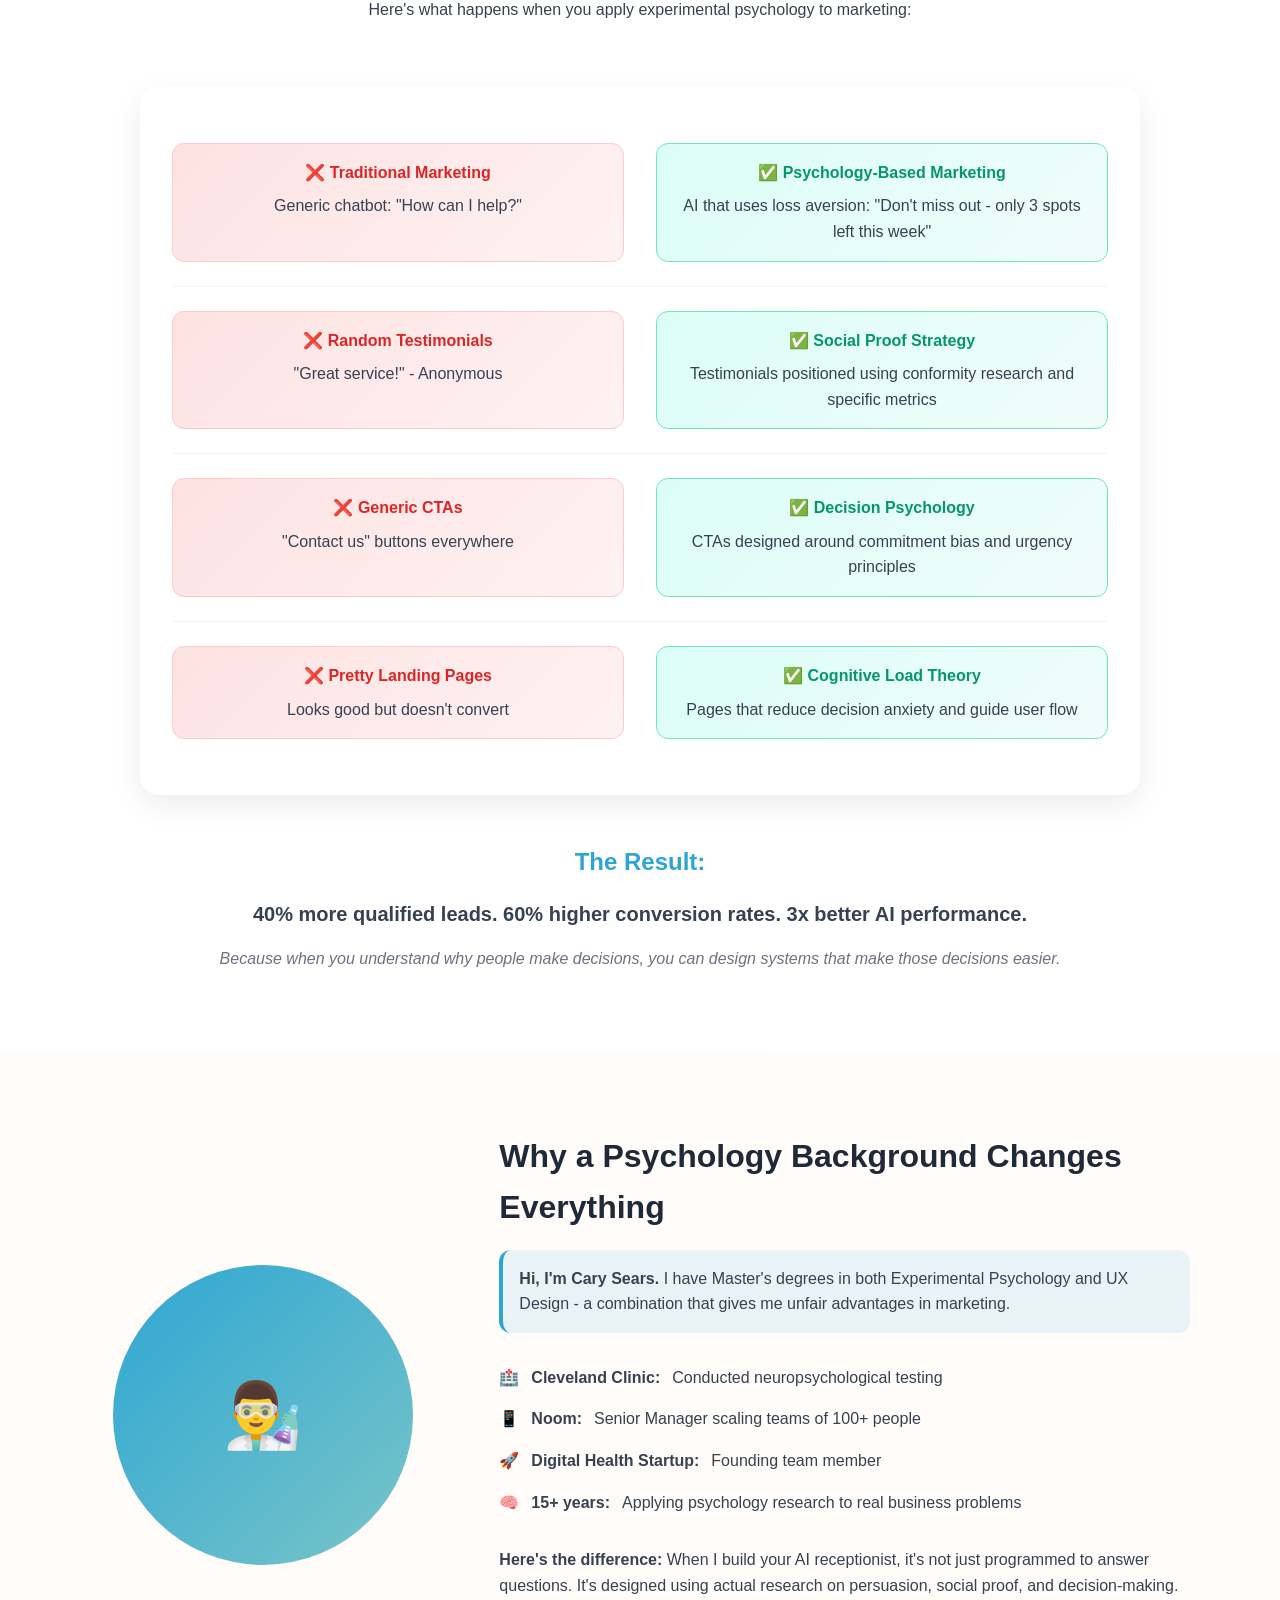
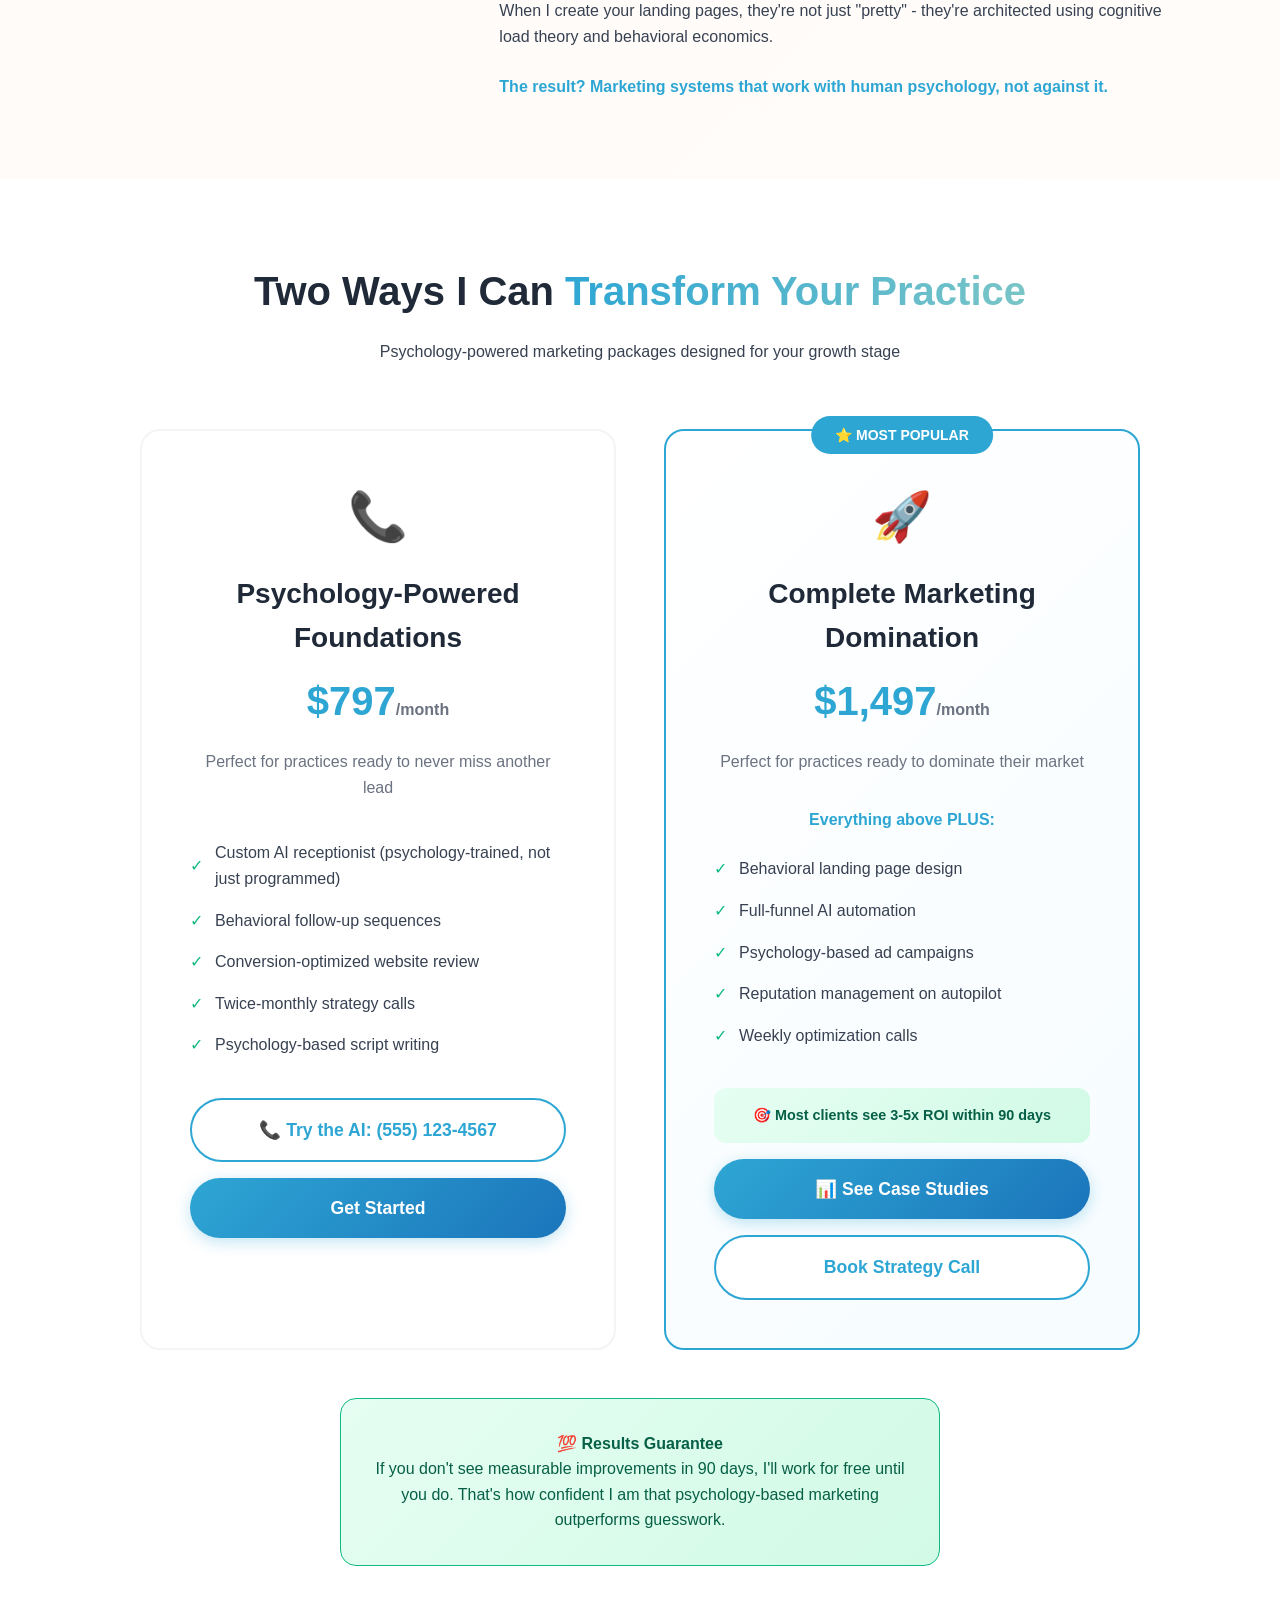
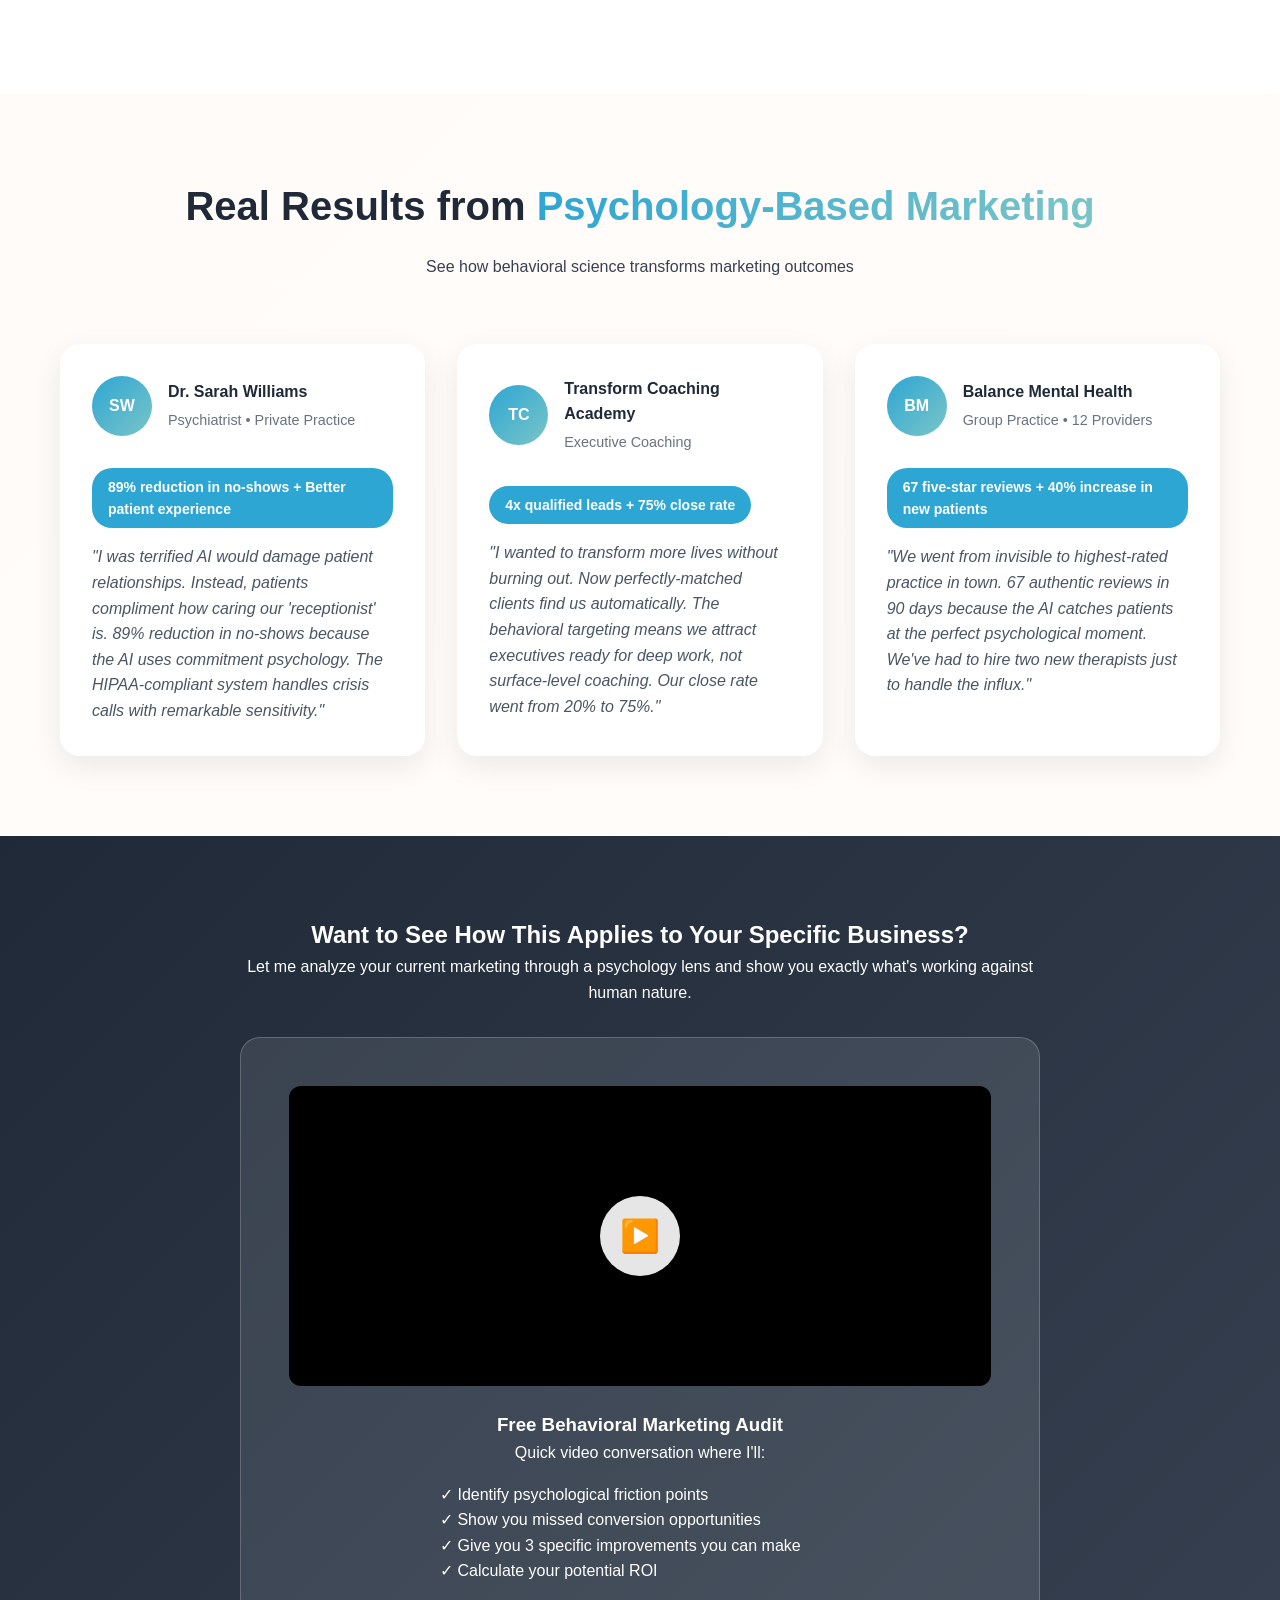
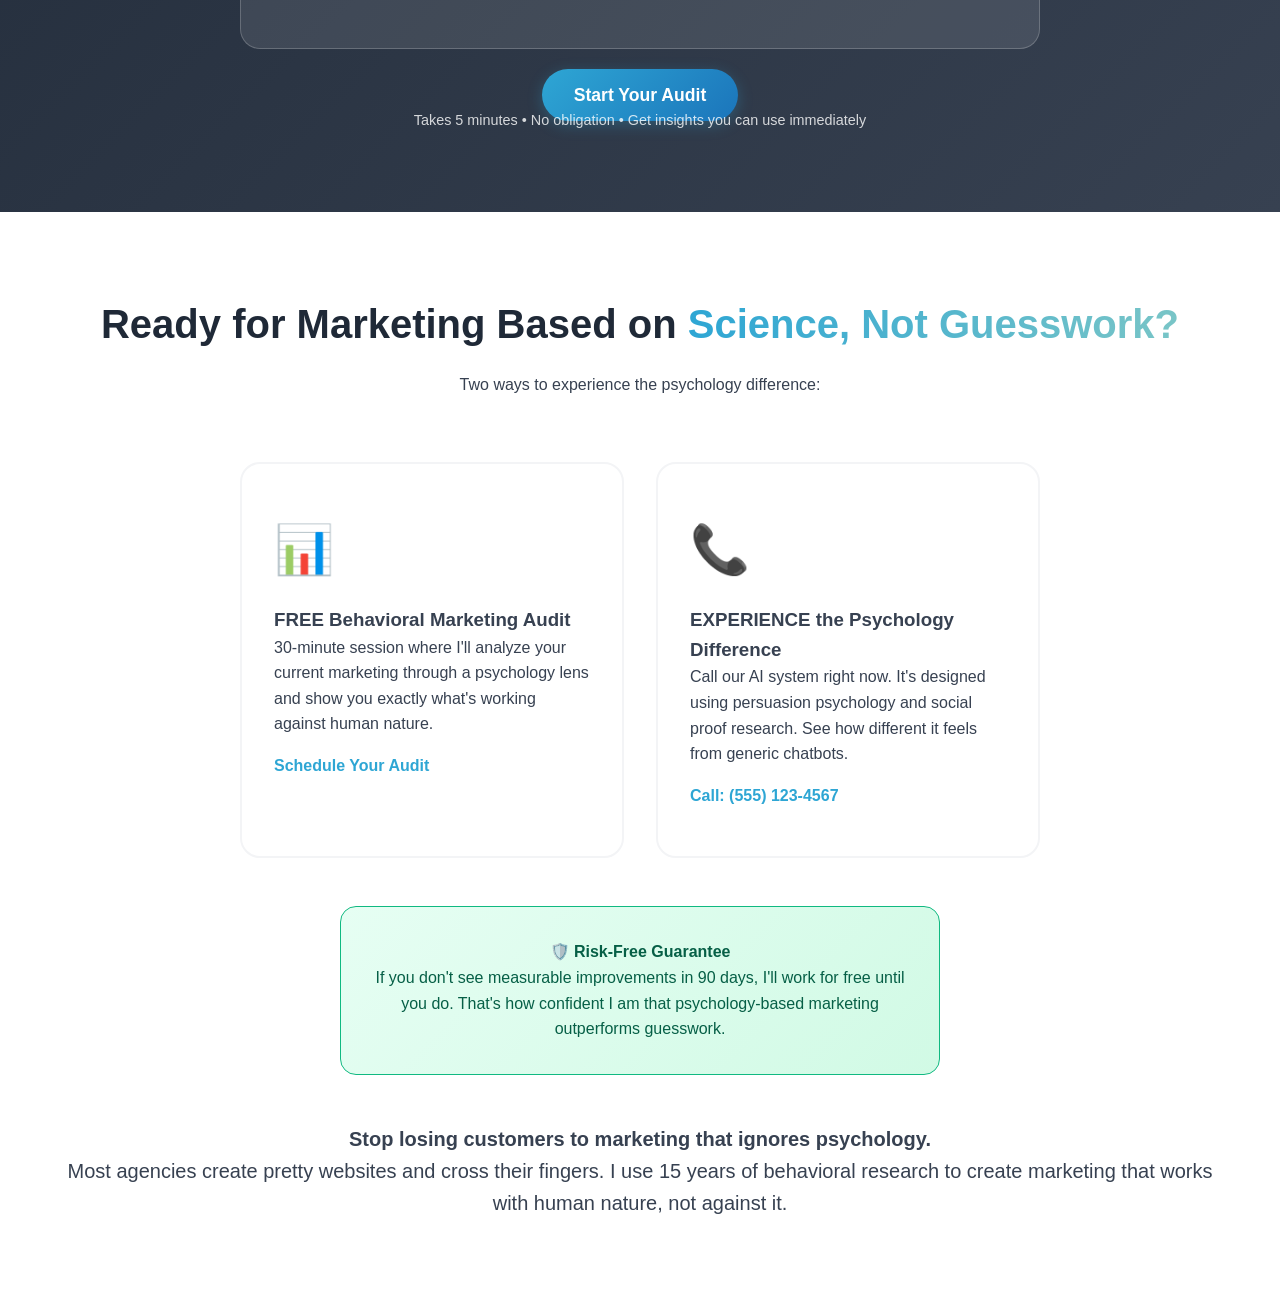
<file: standalone-mockup.html>
<!DOCTYPE html>
<html lang="en">
<head>
    <meta charset="UTF-8">
    <meta name="viewport" content="width=device-width, initial-scale=1.0">
    <title>ActionPotential.AI - The Only Marketing Agency Run by an Experimental Psychologist</title>
    <style>
        * {
            margin: 0;
            padding: 0;
            box-sizing: border-box;
            scroll-behavior: smooth;
        }

        body {
            font-family: -apple-system, BlinkMacSystemFont, 'Segoe UI', Roboto, sans-serif;
            line-height: 1.6;
            color: #374151;
            margin: 0;
            padding: 0;
            background: #fffbf9;
            overflow-x: hidden;
        }

        .container {
            max-width: 1200px;
            margin: 0 auto;
            padding: 0 20px;
        }

        /* Header */
        header {
            background: rgba(255, 255, 255, 0.95);
            backdrop-filter: blur(20px);
            box-shadow: 0 1px 30px rgba(0,0,0,0.08);
            position: fixed;
            width: 100%;
            top: 0;
            z-index: 1000;
            padding: 1rem 0;
        }

        nav {
            display: flex;
            justify-content: space-between;
            align-items: center;
        }

        .logo {
            font-size: 1.5rem;
            font-weight: bold;
            color: #2EA6D4;
        }

        .nav-links {
            display: flex;
            list-style: none;
            gap: 2rem;
            align-items: center;
        }

        .nav-links a {
            text-decoration: none;
            color: #6b7280;
            font-weight: 500;
            transition: color 0.3s;
        }

        .nav-links a:hover {
            color: #2EA6D4;
        }

        .header-cta {
            background: linear-gradient(135deg, #2EA6D4, #1B75BB);
            color: white;
            padding: 12px 24px;
            border-radius: 50px;
            text-decoration: none;
            font-weight: 600;
            transition: all 0.3s ease;
        }

        .header-cta:hover {
            transform: translateY(-2px);
            box-shadow: 0 8px 25px rgba(46, 166, 212, 0.3);
        }

        /* Hero Section */
        .hero {
            background: linear-gradient(90deg, #fafbfc 0%, #fffbf7 50%, #fafbfc 100%);
            padding: 120px 0 80px;
            position: relative;
        }

        .hero-content {
            max-width: 900px;
            margin: 0 auto;
            text-align: center;
        }

        .credentials-badge {
            background: rgba(46, 166, 212, 0.1);
            color: #2EA6D4;
            padding: 0.5rem 1.5rem;
            border-radius: 50px;
            font-size: 0.875rem;
            display: inline-block;
            margin-bottom: 1.5rem;
            border: 1px solid rgba(46, 166, 212, 0.2);
        }

        .hero h1 {
            font-size: 3.5rem;
            font-weight: 800;
            line-height: 1.1;
            margin-bottom: 1.5rem;
            background: linear-gradient(90deg, #1f2937 0%, #2EA6D4 50%, #1f2937 100%);
            background-size: 200% auto;
            -webkit-background-clip: text;
            -webkit-text-fill-color: transparent;
            background-clip: text;
        }

        .hero-subheadline {
            font-size: 1.5rem;
            font-weight: 600;
            color: #2EA6D4;
            margin-bottom: 1.5rem;
        }

        .hero p {
            font-size: 1.25rem;
            color: #6b7280;
            margin-bottom: 2rem;
            max-width: 800px;
            margin-left: auto;
            margin-right: auto;
        }

        .hero-bullets {
            list-style: none;
            margin: 2rem 0;
            text-align: left;
            max-width: 700px;
            margin-left: auto;
            margin-right: auto;
        }

        .hero-bullets li {
            padding: 0.75rem 0;
            font-size: 1.1rem;
            display: flex;
            align-items: flex-start;
            gap: 1rem;
        }

        .bullet-icon {
            color: #10b981;
            font-size: 1.2rem;
            margin-top: 0.2rem;
        }

        .hero-results {
            background: rgba(255, 255, 255, 0.8);
            backdrop-filter: blur(20px);
            border-radius: 16px;
            padding: 2rem;
            margin: 2rem 0;
            border: 1px solid rgba(255, 255, 255, 0.7);
        }

        .results-grid {
            display: grid;
            grid-template-columns: repeat(3, 1fr);
            gap: 1.5rem;
            margin-top: 1rem;
        }

        .result-item {
            text-align: center;
        }

        .result-metric {
            font-size: 1.5rem;
            font-weight: 700;
            color: #2EA6D4;
        }

        .result-desc {
            font-size: 0.9rem;
            color: #6b7280;
        }

        .hero-cta {
            display: flex;
            gap: 1rem;
            justify-content: center;
            flex-wrap: wrap;
            margin-top: 2rem;
        }

        .btn-primary {
            background: linear-gradient(135deg, #2EA6D4, #1B75BB);
            color: white;
            padding: 16px 32px;
            border-radius: 50px;
            text-decoration: none;
            font-weight: 600;
            font-size: 1.1rem;
            transition: all 0.3s ease;
            box-shadow: 0 4px 15px rgba(46, 166, 212, 0.3);
        }

        .btn-primary:hover {
            transform: translateY(-3px);
            box-shadow: 0 8px 25px rgba(46, 166, 212, 0.4);
        }

        .btn-secondary {
            background: white;
            color: #2EA6D4;
            padding: 16px 32px;
            border: 2px solid #2EA6D4;
            border-radius: 50px;
            text-decoration: none;
            font-weight: 600;
            font-size: 1.1rem;
            transition: all 0.3s ease;
        }

        .btn-secondary:hover {
            background: #2EA6D4;
            color: white;
        }

        /* Sections */
        .section {
            padding: 80px 0;
        }

        .section.white {
            background: white;
        }

        .section.light {
            background: linear-gradient(135deg, #fffbf9, #fffcfa);
        }

        .section.dark {
            background: linear-gradient(135deg, #1f2937, #374151);
            color: white;
        }

        .section-header {
            text-align: center;
            margin-bottom: 4rem;
        }

        .section-header h2 {
            font-size: 2.5rem;
            font-weight: 700;
            margin-bottom: 1rem;
            color: #1f2937;
        }

        .section.dark .section-header h2 {
            color: white;
        }

        .highlight {
            background: linear-gradient(90deg, #2EA6D4 0%, #79C5C7 50%, #2EA6D4 100%);
            background-size: 200% auto;
            -webkit-background-clip: text;
            -webkit-text-fill-color: transparent;
            background-clip: text;
        }

        /* Comparison Table */
        .comparison-table {
            background: rgba(255, 255, 255, 0.8);
            border-radius: 20px;
            padding: 2rem;
            max-width: 1000px;
            margin: 0 auto;
            box-shadow: 0 10px 30px rgba(0, 0, 0, 0.08);
        }

        .comparison-row {
            display: grid;
            grid-template-columns: 1fr 1fr;
            gap: 2rem;
            padding: 1.5rem 0;
            border-bottom: 1px solid #f3f4f6;
        }

        .comparison-row:last-child {
            border-bottom: none;
        }

        .traditional, .psychology-based {
            text-align: center;
            padding: 1rem;
            border-radius: 12px;
        }

        .traditional {
            background: linear-gradient(135deg, #fee2e2, #fef2f2);
            border: 1px solid #fecaca;
        }

        .psychology-based {
            background: linear-gradient(135deg, #dcfdf7, #f0fdfa);
            border: 1px solid #6ee7b7;
        }

        .comparison-header {
            font-weight: 600;
            margin-bottom: 0.5rem;
        }

        .traditional .comparison-header {
            color: #dc2626;
        }

        .psychology-based .comparison-header {
            color: #059669;
        }

        /* Meet Your Scientist */
        .scientist-content {
            display: grid;
            grid-template-columns: 1fr 2fr;
            gap: 4rem;
            align-items: center;
            max-width: 1100px;
            margin: 0 auto;
        }

        .scientist-photo {
            background: linear-gradient(135deg, #2EA6D4, #79C5C7);
            width: 300px;
            height: 300px;
            border-radius: 50%;
            display: flex;
            align-items: center;
            justify-content: center;
            font-size: 4rem;
            color: white;
            margin: 0 auto;
        }

        .scientist-bio h3 {
            font-size: 2rem;
            color: #1f2937;
            margin-bottom: 1rem;
        }

        .credentials {
            background: rgba(46, 166, 212, 0.1);
            padding: 1rem;
            border-radius: 12px;
            margin: 1rem 0;
            border-left: 4px solid #2EA6D4;
        }

        .background-items {
            list-style: none;
            margin: 1.5rem 0;
        }

        .background-items li {
            padding: 0.5rem 0;
            display: flex;
            align-items: center;
            gap: 0.75rem;
        }

        /* Services */
        .services-grid {
            display: grid;
            grid-template-columns: repeat(2, 1fr);
            gap: 3rem;
            max-width: 1000px;
            margin: 0 auto;
        }

        .service-tier {
            background: rgba(255, 255, 255, 0.9);
            border-radius: 20px;
            padding: 3rem;
            text-align: center;
            transition: all 0.3s ease;
            border: 2px solid #f3f4f6;
            position: relative;
        }

        .service-tier:hover {
            transform: translateY(-5px);
            box-shadow: 0 20px 40px rgba(0, 0, 0, 0.1);
        }

        .service-tier.featured {
            border-color: #2EA6D4;
            background: linear-gradient(135deg, rgba(255, 255, 255, 0.95), rgba(246, 252, 255, 0.95));
        }

        .featured-badge {
            position: absolute;
            top: -15px;
            left: 50%;
            transform: translateX(-50%);
            background: #2EA6D4;
            color: white;
            padding: 0.5rem 1.5rem;
            border-radius: 50px;
            font-size: 0.875rem;
            font-weight: 600;
        }

        .service-icon {
            font-size: 3rem;
            margin-bottom: 1rem;
        }

        .service-tier h3 {
            font-size: 1.75rem;
            margin-bottom: 0.5rem;
            color: #1f2937;
        }

        .service-price {
            font-size: 2.5rem;
            font-weight: 700;
            color: #2EA6D4;
            margin-bottom: 1rem;
        }

        .service-description {
            color: #6b7280;
            margin-bottom: 2rem;
            line-height: 1.6;
        }

        .service-features {
            list-style: none;
            margin-bottom: 2rem;
            text-align: left;
        }

        .service-features li {
            padding: 0.5rem 0;
            display: flex;
            align-items: center;
            gap: 0.75rem;
        }

        .roi-note {
            background: linear-gradient(135deg, #e6fef3, #d1fae5);
            color: #065f46;
            padding: 1rem;
            border-radius: 12px;
            margin: 1rem 0;
            font-size: 0.9rem;
            font-weight: 600;
        }

        /* Testimonials */
        .testimonials-grid {
            display: grid;
            grid-template-columns: repeat(auto-fit, minmax(350px, 1fr));
            gap: 2rem;
            margin-top: 3rem;
        }

        .testimonial-card {
            background: white;
            border-radius: 20px;
            padding: 2rem;
            box-shadow: 0 10px 30px rgba(0, 0, 0, 0.08);
            transition: all 0.3s ease;
        }

        .testimonial-card:hover {
            transform: translateY(-3px);
        }

        .testimonial-header {
            display: flex;
            align-items: center;
            gap: 1rem;
            margin-bottom: 1rem;
        }

        .testimonial-avatar {
            width: 60px;
            height: 60px;
            background: linear-gradient(135deg, #2EA6D4, #79C5C7);
            border-radius: 50%;
            display: flex;
            align-items: center;
            justify-content: center;
            color: white;
            font-weight: 600;
        }

        .testimonial-info h4 {
            color: #1f2937;
            margin-bottom: 0.25rem;
        }

        .testimonial-role {
            color: #6b7280;
            font-size: 0.9rem;
        }

        .testimonial-result {
            background: #2EA6D4;
            color: white;
            padding: 0.5rem 1rem;
            border-radius: 20px;
            font-size: 0.875rem;
            font-weight: 600;
            margin: 1rem 0;
            display: inline-block;
        }

        .testimonial-quote {
            font-style: italic;
            color: #4b5563;
            line-height: 1.6;
        }

        /* VideoAsk Section */
        .videoask-container {
            max-width: 800px;
            margin: 0 auto;
            text-align: center;
        }

        .videoask-preview {
            background: rgba(255, 255, 255, 0.1);
            border-radius: 20px;
            padding: 3rem;
            margin: 2rem 0;
            border: 1px solid rgba(255, 255, 255, 0.2);
        }

        .video-placeholder {
            background: #000;
            border-radius: 12px;
            height: 300px;
            display: flex;
            align-items: center;
            justify-content: center;
            margin-bottom: 1.5rem;
            position: relative;
        }

        .play-button {
            width: 80px;
            height: 80px;
            background: rgba(255, 255, 255, 0.9);
            border-radius: 50%;
            display: flex;
            align-items: center;
            justify-content: center;
            color: #2EA6D4;
            font-size: 2rem;
            cursor: pointer;
            transition: all 0.3s ease;
        }

        .play-button:hover {
            transform: scale(1.1);
        }

        /* CTA Options */
        .cta-options {
            display: grid;
            grid-template-columns: repeat(2, 1fr);
            gap: 2rem;
            max-width: 800px;
            margin: 3rem auto;
        }

        .cta-option {
            background: rgba(255, 255, 255, 0.9);
            border: 2px solid #f3f4f6;
            border-radius: 20px;
            padding: 3rem 2rem;
            text-decoration: none;
            color: inherit;
            transition: all 0.3s ease;
        }

        .cta-option:hover {
            border-color: #2EA6D4;
            transform: translateY(-3px);
            box-shadow: 0 15px 35px rgba(46, 166, 212, 0.1);
        }

        .cta-icon {
            font-size: 3rem;
            margin-bottom: 1rem;
        }

        .guarantee {
            background: linear-gradient(135deg, #e6fef3, #d1fae5);
            color: #065f46;
            padding: 2rem;
            border-radius: 16px;
            margin: 3rem auto;
            max-width: 600px;
            text-align: center;
            border: 1px solid #10b981;
        }

        /* Mobile Responsive */
        @media (max-width: 768px) {
            .hero h1 {
                font-size: 2.5rem;
            }

            .hero-content,
            .scientist-content,
            .services-grid,
            .comparison-row,
            .cta-options {
                grid-template-columns: 1fr;
            }

            .scientist-photo {
                width: 200px;
                height: 200px;
                font-size: 3rem;
            }

            .results-grid {
                grid-template-columns: 1fr;
                gap: 1rem;
            }

            .nav-links {
                display: none;
            }
        }
    </style>
</head>
<body>
    <!-- Header -->
    <header>
        <div class="container">
            <nav>
                <div class="logo">ActionPotential.AI</div>
                <ul class="nav-links">
                    <li><a href="#services">Services</a></li>
                    <li><a href="#proof">Success Stories</a></li>
                    <li><a href="#about">About</a></li>
                    <li><a href="#get-started">Get Started</a></li>
                </ul>
                <a href="#videoask" class="header-cta">📊 Free Audit</a>
            </nav>
        </div>
    </header>

    <!-- Hero Section -->
    <section class="hero">
        <div class="container">
            <div class="hero-content">
                <div class="credentials-badge">
                    🧠 M.A. Experimental Psychology • M.S. UX Design
                </div>
                
                <h1>The Only Marketing Agency Run by an Experimental Psychologist</h1>
                
                <p class="hero-subheadline">I don't guess what will convert your visitors. I use 15 years of psychology research to know what works.</p>
                
                <p>Most marketing agencies create "pretty" websites and hope for the best. I have Master's degrees in Experimental Psychology and UX Design. That means every AI system, landing page, and marketing funnel I build is based on actual research about how humans make decisions.</p>

                <ul class="hero-bullets">
                    <li>
                        <span class="bullet-icon">🤖</span>
                        <div>
                            <strong>AI receptionists that convert 3x better</strong><br>
                            <small>Because they understand psychological triggers, not just words</small>
                        </div>
                    </li>
                    <li>
                        <span class="bullet-icon">🧠</span>
                        <div>
                            <strong>Landing pages designed using cognitive science</strong><br>
                            <small>Decision architecture that reduces friction and anxiety</small>
                        </div>
                    </li>
                    <li>
                        <span class="bullet-icon">📈</span>
                        <div>
                            <strong>Marketing funnels based on behavioral research</strong><br>
                            <small>I know exactly which psychological principles make people say "yes"</small>
                        </div>
                    </li>
                </ul>

                <div class="hero-results">
                    <h3>Recent Client Results:</h3>
                    <div class="results-grid">
                        <div class="result-item">
                            <div class="result-metric">89%</div>
                            <div class="result-desc">Reduction in no-shows<br>(commitment psychology)</div>
                        </div>
                        <div class="result-item">
                            <div class="result-metric">4x</div>
                            <div class="result-desc">More qualified leads<br>(behavioral targeting)</div>
                        </div>
                        <div class="result-item">
                            <div class="result-metric">3x</div>
                            <div class="result-desc">Conversion improvement<br>(emotional triggers)</div>
                        </div>
                    </div>
                </div>

                <div class="hero-cta">
                    <a href="tel:555-123-4567" class="btn-primary">📞 Experience Psychology-Based AI: (555) 123-4567</a>
                    <a href="#videoask" class="btn-secondary">📊 Get Your Behavioral Marketing Audit</a>
                </div>

                <p style="margin-top: 2rem; font-style: italic; color: #6b7280;">
                    "Finally, marketing that's based on science, not guesswork." - Dr. Sarah Williams, Psychiatrist
                </p>
            </div>
        </div>
    </section>

    <!-- Psychology Advantage Section -->
    <section class="section white">
        <div class="container">
            <div class="section-header">
                <h2>Why Psychology Makes <span class="highlight">All the Difference</span></h2>
                <p>Here's what happens when you apply experimental psychology to marketing:</p>
            </div>

            <div class="comparison-table">
                <div class="comparison-row">
                    <div class="traditional">
                        <div class="comparison-header">❌ Traditional Marketing</div>
                        <p>Generic chatbot: "How can I help?"</p>
                    </div>
                    <div class="psychology-based">
                        <div class="comparison-header">✅ Psychology-Based Marketing</div>
                        <p>AI that uses loss aversion: "Don't miss out - only 3 spots left this week"</p>
                    </div>
                </div>

                <div class="comparison-row">
                    <div class="traditional">
                        <div class="comparison-header">❌ Random Testimonials</div>
                        <p>"Great service!" - Anonymous</p>
                    </div>
                    <div class="psychology-based">
                        <div class="comparison-header">✅ Social Proof Strategy</div>
                        <p>Testimonials positioned using conformity research and specific metrics</p>
                    </div>
                </div>

                <div class="comparison-row">
                    <div class="traditional">
                        <div class="comparison-header">❌ Generic CTAs</div>
                        <p>"Contact us" buttons everywhere</p>
                    </div>
                    <div class="psychology-based">
                        <div class="comparison-header">✅ Decision Psychology</div>
                        <p>CTAs designed around commitment bias and urgency principles</p>
                    </div>
                </div>

                <div class="comparison-row">
                    <div class="traditional">
                        <div class="comparison-header">❌ Pretty Landing Pages</div>
                        <p>Looks good but doesn't convert</p>
                    </div>
                    <div class="psychology-based">
                        <div class="comparison-header">✅ Cognitive Load Theory</div>
                        <p>Pages that reduce decision anxiety and guide user flow</p>
                    </div>
                </div>
            </div>

            <div style="text-align: center; margin-top: 3rem;">
                <h3 style="color: #2EA6D4; font-size: 1.5rem; margin-bottom: 1rem;">The Result:</h3>
                <p style="font-size: 1.25rem; font-weight: 600;">40% more qualified leads. 60% higher conversion rates. 3x better AI performance.</p>
                <p style="font-style: italic; color: #6b7280; margin-top: 1rem;">
                    Because when you understand why people make decisions, you can design systems that make those decisions easier.
                </p>
            </div>
        </div>
    </section>

    <!-- Meet Your Behavioral Scientist -->
    <section class="section light" id="about">
        <div class="container">
            <div class="scientist-content">
                <div class="scientist-photo">
                    👨‍🔬
                </div>
                
                <div class="scientist-bio">
                    <h3>Why a Psychology Background Changes Everything</h3>
                    
                    <div class="credentials">
                        <strong>Hi, I'm Cary Sears.</strong> I have Master's degrees in both Experimental Psychology and UX Design - a combination that gives me unfair advantages in marketing.
                    </div>

                    <ul class="background-items">
                        <li>
                            <span style="color: #2EA6D4;">🏥</span>
                            <strong>Cleveland Clinic:</strong> Conducted neuropsychological testing
                        </li>
                        <li>
                            <span style="color: #2EA6D4;">📱</span>
                            <strong>Noom:</strong> Senior Manager scaling teams of 100+ people
                        </li>
                        <li>
                            <span style="color: #2EA6D4;">🚀</span>
                            <strong>Digital Health Startup:</strong> Founding team member
                        </li>
                        <li>
                            <span style="color: #2EA6D4;">🧠</span>
                            <strong>15+ years:</strong> Applying psychology research to real business problems
                        </li>
                    </ul>

                    <p><strong>Here's the difference:</strong> When I build your AI receptionist, it's not just programmed to answer questions. It's designed using actual research on persuasion, social proof, and decision-making.</p>

                    <p>When I create your landing pages, they're not just "pretty" - they're architected using cognitive load theory and behavioral economics.</p>

                    <p style="color: #2EA6D4; font-weight: 600; margin-top: 1.5rem;">The result? Marketing systems that work with human psychology, not against it.</p>
                </div>
            </div>
        </div>
    </section>

    <!-- Services Section -->
    <section class="section white" id="services">
        <div class="container">
            <div class="section-header">
                <h2>Two Ways I Can <span class="highlight">Transform Your Practice</span></h2>
                <p>Psychology-powered marketing packages designed for your growth stage</p>
            </div>

            <div class="services-grid">
                <!-- Foundation Package -->
                <div class="service-tier">
                    <div class="service-icon">📞</div>
                    <h3>Psychology-Powered Foundations</h3>
                    <div class="service-price">$797<span style="font-size: 1rem; color: #6b7280;">/month</span></div>
                    
                    <p class="service-description">Perfect for practices ready to never miss another lead</p>

                    <ul class="service-features">
                        <li><span style="color: #10b981;">✓</span> Custom AI receptionist (psychology-trained, not just programmed)</li>
                        <li><span style="color: #10b981;">✓</span> Behavioral follow-up sequences</li>
                        <li><span style="color: #10b981;">✓</span> Conversion-optimized website review</li>
                        <li><span style="color: #10b981;">✓</span> Twice-monthly strategy calls</li>
                        <li><span style="color: #10b981;">✓</span> Psychology-based script writing</li>
                    </ul>

                    <a href="tel:555-123-4567" class="btn-secondary" style="width: 100%; margin-bottom: 1rem; display: inline-block; text-align: center;">📞 Try the AI: (555) 123-4567</a>
                    <a href="#videoask" class="btn-primary" style="width: 100%; display: inline-block; text-align: center;">Get Started</a>
                </div>

                <!-- Complete Package -->
                <div class="service-tier featured">
                    <div class="featured-badge">⭐ MOST POPULAR</div>
                    <div class="service-icon">🚀</div>
                    <h3>Complete Marketing Domination</h3>
                    <div class="service-price">$1,497<span style="font-size: 1rem; color: #6b7280;">/month</span></div>
                    
                    <p class="service-description">Perfect for practices ready to dominate their market</p>

                    <p style="font-weight: 600; color: #2EA6D4; margin-bottom: 1rem;">Everything above PLUS:</p>
                    
                    <ul class="service-features">
                        <li><span style="color: #10b981;">✓</span> Behavioral landing page design</li>
                        <li><span style="color: #10b981;">✓</span> Full-funnel AI automation</li>
                        <li><span style="color: #10b981;">✓</span> Psychology-based ad campaigns</li>
                        <li><span style="color: #10b981;">✓</span> Reputation management on autopilot</li>
                        <li><span style="color: #10b981;">✓</span> Weekly optimization calls</li>
                    </ul>

                    <div class="roi-note">
                        🎯 Most clients see 3-5x ROI within 90 days
                    </div>

                    <a href="#videoask" class="btn-primary" style="width: 100%; margin-bottom: 1rem; display: inline-block; text-align: center;">📊 See Case Studies</a>
                    <a href="#videoask" class="btn-secondary" style="width: 100%; display: inline-block; text-align: center;">Book Strategy Call</a>
                </div>
            </div>

            <div class="guarantee">
                <h4>💯 Results Guarantee</h4>
                <p>If you don't see measurable improvements in 90 days, I'll work for free until you do. That's how confident I am that psychology-based marketing outperforms guesswork.</p>
            </div>
        </div>
    </section>

    <!-- Testimonials Section -->
    <section class="section light" id="proof">
        <div class="container">
            <div class="section-header">
                <h2>Real Results from <span class="highlight">Psychology-Based Marketing</span></h2>
                <p>See how behavioral science transforms marketing outcomes</p>
            </div>

            <div class="testimonials-grid">
                <div class="testimonial-card">
                    <div class="testimonial-header">
                        <div class="testimonial-avatar">SW</div>
                        <div class="testimonial-info">
                            <h4>Dr. Sarah Williams</h4>
                            <div class="testimonial-role">Psychiatrist • Private Practice</div>
                        </div>
                    </div>
                    <div class="testimonial-result">89% reduction in no-shows + Better patient experience</div>
                    <p class="testimonial-quote">
                        "I was terrified AI would damage patient relationships. Instead, patients compliment how caring our 'receptionist' is. 89% reduction in no-shows because the AI uses commitment psychology. The HIPAA-compliant system handles crisis calls with remarkable sensitivity."
                    </p>
                </div>

                <div class="testimonial-card">
                    <div class="testimonial-header">
                        <div class="testimonial-avatar">TC</div>
                        <div class="testimonial-info">
                            <h4>Transform Coaching Academy</h4>
                            <div class="testimonial-role">Executive Coaching</div>
                        </div>
                    </div>
                    <div class="testimonial-result">4x qualified leads + 75% close rate</div>
                    <p class="testimonial-quote">
                        "I wanted to transform more lives without burning out. Now perfectly-matched clients find us automatically. The behavioral targeting means we attract executives ready for deep work, not surface-level coaching. Our close rate went from 20% to 75%."
                    </p>
                </div>

                <div class="testimonial-card">
                    <div class="testimonial-header">
                        <div class="testimonial-avatar">BM</div>
                        <div class="testimonial-info">
                            <h4>Balance Mental Health</h4>
                            <div class="testimonial-role">Group Practice • 12 Providers</div>
                        </div>
                    </div>
                    <div class="testimonial-result">67 five-star reviews + 40% increase in new patients</div>
                    <p class="testimonial-quote">
                        "We went from invisible to highest-rated practice in town. 67 authentic reviews in 90 days because the AI catches patients at the perfect psychological moment. We've had to hire two new therapists just to handle the influx."
                    </p>
                </div>
            </div>
        </div>
    </section>

    <!-- VideoAsk Integration Section -->
    <section class="section dark" id="videoask">
        <div class="container">
            <div class="videoask-container">
                <h2>Want to See How This Applies to Your Specific Business?</h2>
                <p>Let me analyze your current marketing through a psychology lens and show you exactly what's working against human nature.</p>

                <div class="videoask-preview">
                    <div class="video-placeholder">
                        <div class="play-button">▶️</div>
                    </div>
                    <h3>Free Behavioral Marketing Audit</h3>
                    <p>Quick video conversation where I'll:</p>
                    <ul style="list-style: none; text-align: left; max-width: 400px; margin: 1rem auto;">
                        <li>✓ Identify psychological friction points</li>
                        <li>✓ Show you missed conversion opportunities</li>
                        <li>✓ Give you 3 specific improvements you can make</li>
                        <li>✓ Calculate your potential ROI</li>
                    </ul>
                </div>

                <a href="#videoask" class="btn-primary" style="margin: 1rem;">Start Your Audit</a>
                <p style="font-size: 0.9rem; opacity: 0.8;">Takes 5 minutes • No obligation • Get insights you can use immediately</p>
            </div>
        </div>
    </section>

    <!-- Final CTA Section -->
    <section class="section white" id="get-started">
        <div class="container">
            <div class="section-header">
                <h2>Ready for Marketing Based on <span class="highlight">Science, Not Guesswork?</span></h2>
                <p>Two ways to experience the psychology difference:</p>
            </div>

            <div class="cta-options">
                <a href="#videoask" class="cta-option">
                    <div class="cta-icon">📊</div>
                    <h3>FREE Behavioral Marketing Audit</h3>
                    <p>30-minute session where I'll analyze your current marketing through a psychology lens and show you exactly what's working against human nature.</p>
                    <div style="color: #2EA6D4; font-weight: 600; margin-top: 1rem;">Schedule Your Audit</div>
                </a>

                <a href="tel:555-123-4567" class="cta-option">
                    <div class="cta-icon">📞</div>
                    <h3>EXPERIENCE the Psychology Difference</h3>
                    <p>Call our AI system right now. It's designed using persuasion psychology and social proof research. See how different it feels from generic chatbots.</p>
                    <div style="color: #2EA6D4; font-weight: 600; margin-top: 1rem;">Call: (555) 123-4567</div>
                </a>
            </div>

            <div class="guarantee">
                <h4>🛡️ Risk-Free Guarantee</h4>
                <p>If you don't see measurable improvements in 90 days, I'll work for free until you do. That's how confident I am that psychology-based marketing outperforms guesswork.</p>
            </div>

            <p style="margin-top: 3rem; font-size: 1.25rem; color: #374151; text-align: center;">
                <strong>Stop losing customers to marketing that ignores psychology.</strong><br>
                Most agencies create pretty websites and cross their fingers. I use 15 years of behavioral research to create marketing that works with human nature, not against it.
            </p>
        </div>
    </section>

    <script>
        // Simple scroll animations
        const observer = new IntersectionObserver((entries) => {
            entries.forEach(entry => {
                if (entry.isIntersecting) {
                    entry.target.style.opacity = '1';
                    entry.target.style.transform = 'translateY(0)';
                }
            });
        }, { threshold: 0.1 });

        // Apply animation to all sections
        document.querySelectorAll('.section').forEach(section => {
            section.style.opacity = '0';
            section.style.transform = 'translateY(20px)';
            section.style.transition = 'all 0.8s ease';
            observer.observe(section);
        });

        // Smooth scrolling for anchor links
        document.querySelectorAll('a[href^="#"]').forEach(anchor => {
            anchor.addEventListener('click', function (e) {
                e.preventDefault();
                const target = document.querySelector(this.getAttribute('href'));
                if (target) {
                    target.scrollIntoView({
                        behavior: 'smooth',
                        block: 'start'
                    });
                }
            });
        });

        // VideoAsk placeholder functionality
        document.querySelector('.play-button').addEventListener('click', function() {
            alert('VideoAsk integration would launch here. This would open an interactive video conversation where prospects can ask questions and you can qualify them using psychology-based questions.');
        });
    </script>
</body>
</html>
</file>
